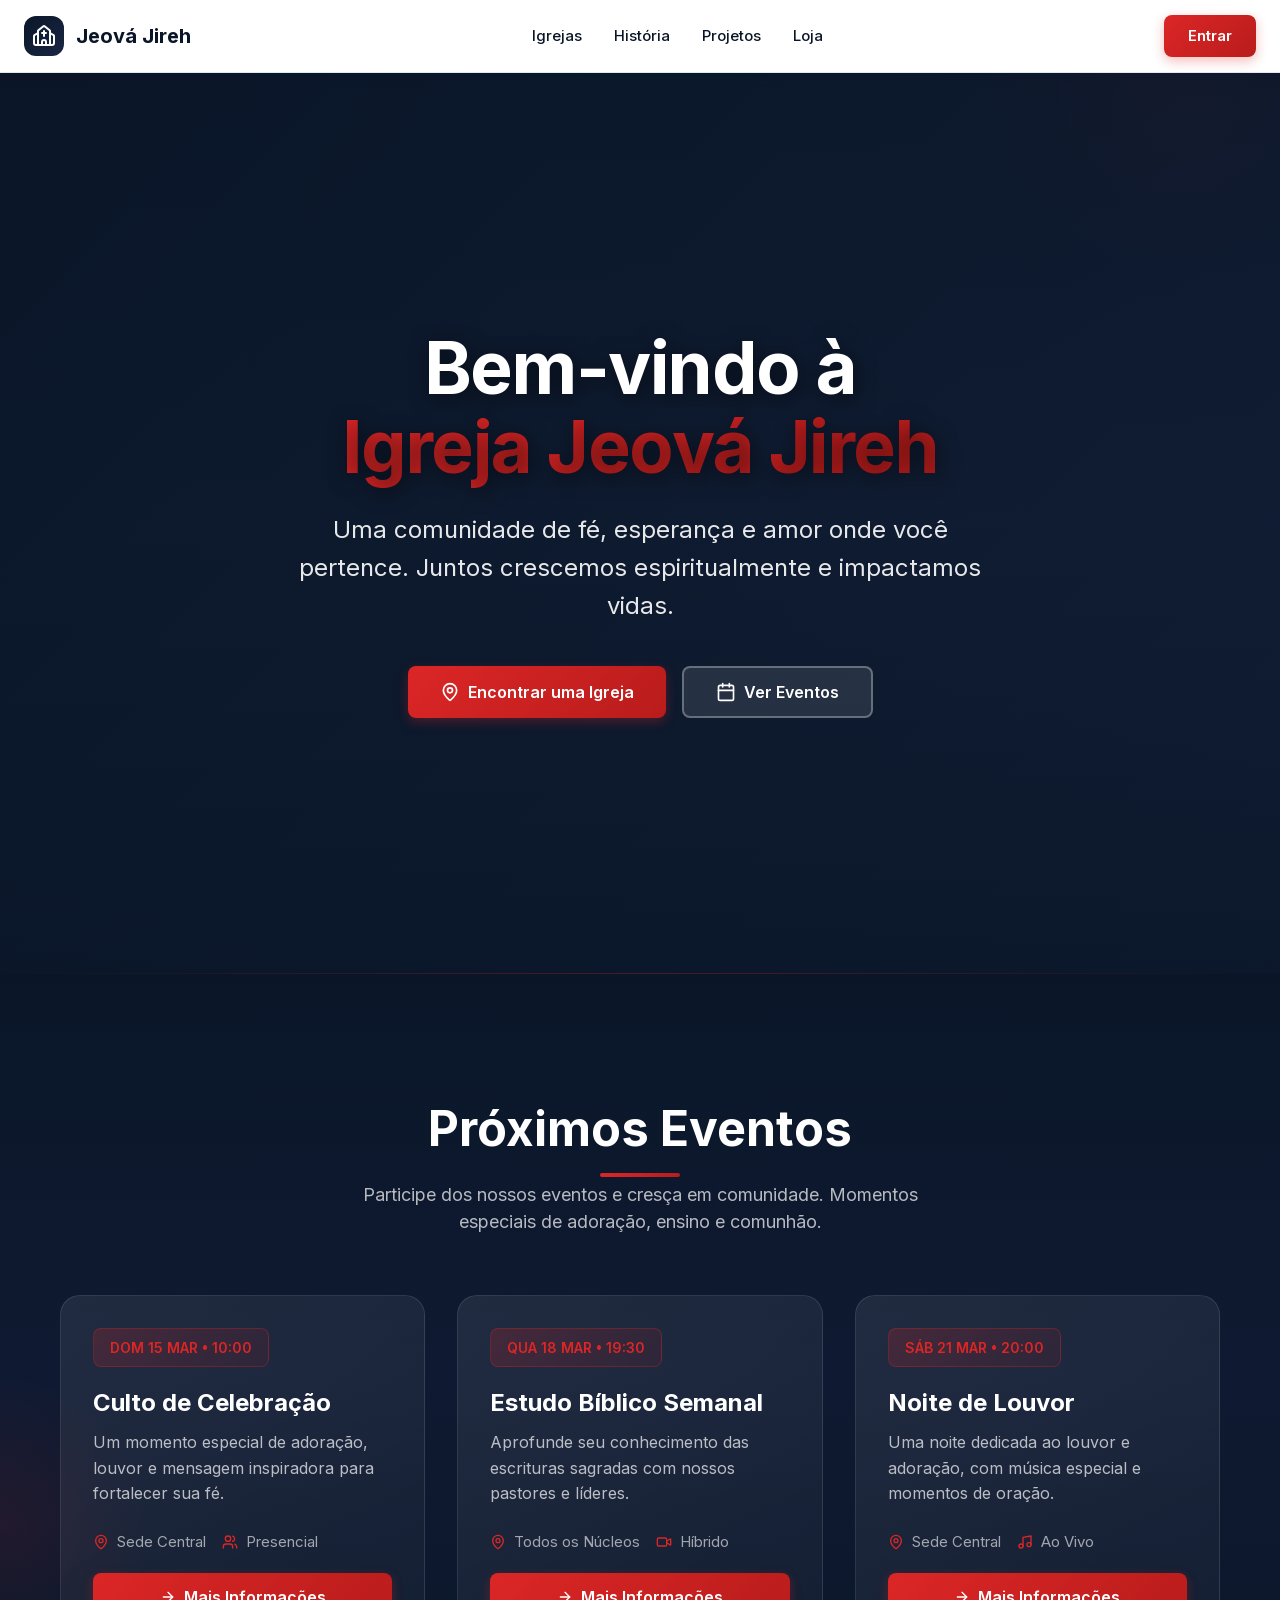
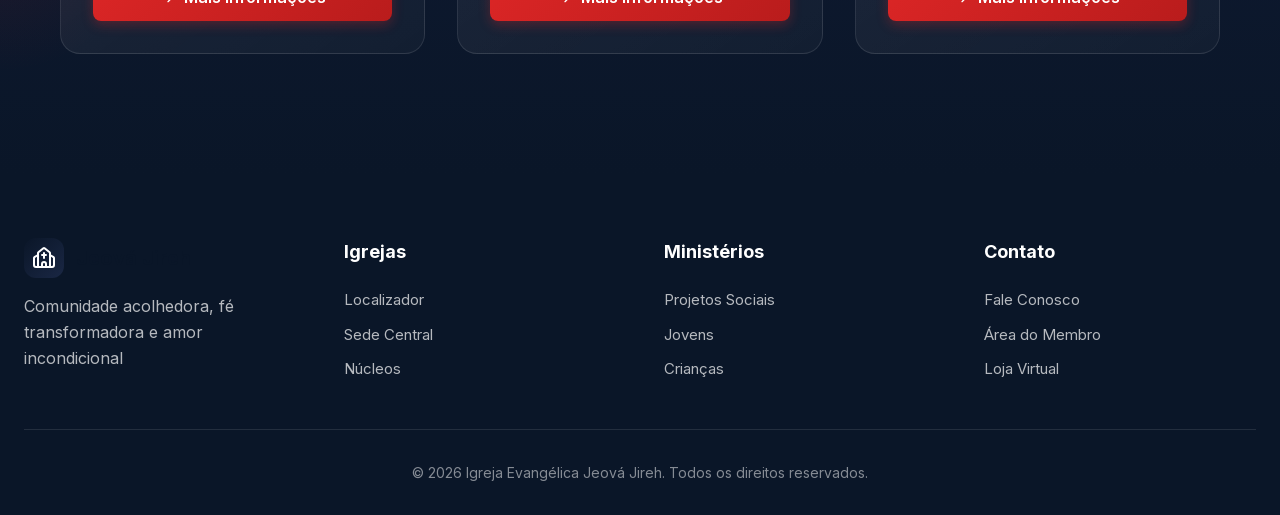
<file: index.html>
<!DOCTYPE html>
<html lang="pt-BR">
<head>
  <meta charset="utf-8"/>
  <meta name="viewport" content="width=device-width, initial-scale=1.0"/>
  <title>Igreja Evangélica Jeová Jireh - Bem-vindo</title>
  <script src="assets/resource_3fa48481346f.es"></script>
  <script src="assets/lucide_latest_2eebd0ebe8c2.es"></script>
  <link href="assets/css2_e81fa058d8df.css" rel="stylesheet"/>
  <link rel="stylesheet" href="styles-global.css"/>
  <style>
    /* === HERO SECTION ESPECÍFICA === */
    .hero-section {
      position: relative;
      min-height: 100vh;
      display: flex;
      align-items: center;
      justify-content: center;
      background: linear-gradient(135deg, #0A1628 0%, #1a2744 100%);
      overflow: hidden;
    }

    .hero-section::before {
      content: '';
      position: absolute;
      top: 0;
      left: 0;
      width: 100%;
      height: 100%;
      background-image: url('https://images.unsplash.com/photo-1438232992991-995b7058bbb3?ixlib=rb-4.0.3&auto=format&fit=crop&w=2071&q=80');
      background-size: cover;
      background-position: center;
      opacity: 0.4;
      filter: brightness(0.7) contrast(1.2);
    }

    .hero-section::after {
      content: '';
      position: absolute;
      top: 0;
      left: 0;
      width: 100%;
      height: 100%;
      background: linear-gradient(to bottom,
        rgba(10, 22, 40, 0.7) 0%,
        rgba(10, 22, 40, 0.5) 50%,
        rgba(10, 22, 40, 0.9) 100%
      );
    }

    .hero-content {
      position: relative;
      z-index: 10;
      text-align: center;
      max-width: 900px;
      padding: 0 20px;
    }

    .hero-title {
      font-size: clamp(2.5rem, 6vw, 4.5rem);
      font-weight: 700;
      line-height: 1.1;
      margin-bottom: 1.5rem;
      color: #ffffff;
      text-shadow: 2px 4px 20px rgba(0, 0, 0, 0.5);
      letter-spacing: -0.02em;
    }

    .hero-subtitle {
      font-size: clamp(1.125rem, 2vw, 1.5rem);
      font-weight: 400;
      line-height: 1.6;
      margin-bottom: 2.5rem;
      color: rgba(255, 255, 255, 0.9);
      max-width: 700px;
      margin-left: auto;
      margin-right: auto;
    }

    .hero-gradient-text {
      background: linear-gradient(135deg, #DC2626 0%, #B91C1C 100%);
      -webkit-background-clip: text;
      -webkit-text-fill-color: transparent;
      background-clip: text;
    }

    /* === PRÓXIMOS EVENTOS === */
    .events-section {
      position: relative;
      padding: 120px 0;
      background: linear-gradient(180deg, #0A1628 0%, #0f1a32 50%, #0A1628 100%);
    }

    .events-section::before {
      content: '';
      position: absolute;
      top: 0;
      left: 0;
      width: 100%;
      height: 1px;
      background: linear-gradient(90deg, transparent, rgba(220, 38, 38, 0.3), transparent);
    }

    .section-header {
      text-align: center;
      margin-bottom: 60px;
    }

    .section-title-white {
      font-size: clamp(2rem, 4vw, 3rem);
      font-weight: 700;
      color: #ffffff;
      margin-bottom: 1rem;
      position: relative;
      display: inline-block;
    }

    .section-title-white::after {
      content: '';
      position: absolute;
      bottom: -12px;
      left: 50%;
      transform: translateX(-50%);
      width: 80px;
      height: 4px;
      background: linear-gradient(90deg, #DC2626, #B91C1C);
      border-radius: 2px;
    }

    .events-grid {
      display: grid;
      grid-template-columns: repeat(auto-fit, minmax(320px, 1fr));
      gap: 32px;
      max-width: 1200px;
      margin: 0 auto;
      padding: 0 20px;
    }

    .event-card {
      background: linear-gradient(145deg, rgba(255, 255, 255, 0.08) 0%, rgba(255, 255, 255, 0.03) 100%);
      border: 1px solid rgba(255, 255, 255, 0.1);
      border-radius: 20px;
      padding: 32px;
      transition: all 0.4s cubic-bezier(0.4, 0, 0.2, 1);
      position: relative;
      overflow: hidden;
    }

    .event-card::before {
      content: '';
      position: absolute;
      top: 0;
      left: 0;
      width: 100%;
      height: 4px;
      background: linear-gradient(90deg, #DC2626, #B91C1C);
      transform: scaleX(0);
      transition: transform 0.4s cubic-bezier(0.4, 0, 0.2, 1);
    }

    .event-card:hover {
      transform: translateY(-8px);
      background: linear-gradient(145deg, rgba(255, 255, 255, 0.12) 0%, rgba(255, 255, 255, 0.05) 100%);
      border-color: rgba(220, 38, 38, 0.3);
      box-shadow: 0 20px 40px rgba(0, 0, 0, 0.3);
    }

    .event-card:hover::before {
      transform: scaleX(1);
    }

    .event-date {
      display: inline-block;
      padding: 8px 16px;
      background: linear-gradient(135deg, rgba(220, 38, 38, 0.2) 0%, rgba(185, 28, 28, 0.1) 100%);
      border: 1px solid rgba(220, 38, 38, 0.3);
      border-radius: 8px;
      font-size: 0.875rem;
      font-weight: 600;
      color: #DC2626;
      margin-bottom: 20px;
    }

    .event-title {
      font-size: 1.5rem;
      font-weight: 700;
      color: #ffffff;
      margin-bottom: 12px;
      line-height: 1.3;
    }

    .event-description {
      font-size: 1rem;
      color: rgba(255, 255, 255, 0.7);
      line-height: 1.6;
      margin-bottom: 24px;
    }

    .event-meta {
      display: flex;
      flex-wrap: wrap;
      gap: 16px;
      font-size: 0.9375rem;
      color: rgba(255, 255, 255, 0.6);
      margin-bottom: 20px;
    }

    .event-meta-item {
      display: flex;
      align-items: center;
      gap: 8px;
    }

    .event-meta-item svg {
      color: #DC2626;
    }

    /* === DECORAÇÕES === */
    .decoration-circle {
      position: absolute;
      border-radius: 50%;
      background: radial-gradient(circle, rgba(220, 38, 38, 0.1) 0%, transparent 70%);
      pointer-events: none;
    }

    .decoration-circle-1 {
      width: 400px;
      height: 400px;
      top: -200px;
      right: -100px;
    }

    .decoration-circle-2 {
      width: 300px;
      height: 300px;
      bottom: 100px;
      left: -150px;
    }

    @media (max-width: 768px) {
      .hero-section {
        min-height: auto;
        padding: 120px 20px 80px;
      }

      .events-grid {
        grid-template-columns: 1fr;
        padding: 0 20px;
      }

      .event-card {
        padding: 24px;
      }
    }
  </style>
</head>
<body>

  <!-- Header Global -->
  <nav class="header-global">
    <div class="header-container">
      <a href="index.html" class="header-logo">
        <div class="header-logo-icon">
          <i data-lucide="church" style="width: 24px; height: 24px;"></i>
        </div>
        <span>Jeová Jireh</span>
      </a>

      <div class="header-nav">
        <a href="igrejas.html" class="nav-link">Igrejas</a>
        <a href="historia.html" class="nav-link">História</a>
        <a href="projetos.html" class="nav-link">Projetos</a>
        <a href="loja.html" class="nav-link">Loja</a>
      </div>

      <div class="header-actions">
        <a href="login.html" class="btn-login">Entrar</a>
        <button class="btn-mobile-menu" onclick="toggleMobileMenu()" aria-label="Menu">
          <i data-lucide="menu" style="width: 24px; height: 24px;"></i>
        </button>
      </div>
    </div>
  </nav>

  <!-- Mobile Menu -->
  <div class="mobile-menu-overlay" id="mobileMenuOverlay" onclick="toggleMobileMenu()"></div>
  <div class="mobile-menu" id="mobileMenu">
    <div class="mobile-menu-header">
      <div class="header-logo">
        <div class="header-logo-icon">
          <i data-lucide="church" style="width: 24px; height: 24px;"></i>
        </div>
        <span>Jeová Jireh</span>
      </div>
      <button onclick="toggleMobileMenu()" aria-label="Fechar">
        <i data-lucide="x" style="width: 24px; height: 24px;"></i>
      </button>
    </div>
    <nav class="mobile-nav">
      <a href="igrejas.html" class="mobile-nav-link">Igrejas</a>
      <a href="historia.html" class="mobile-nav-link">História</a>
      <a href="projetos.html" class="mobile-nav-link">Projetos</a>
      <a href="loja.html" class="mobile-nav-link">Loja</a>
      <a href="login.html" class="mobile-nav-link">Entrar</a>
    </nav>
  </div>

  <!-- Hero Section -->
  <section class="hero-section">
    <div class="decoration-circle decoration-circle-1"></div>

    <div class="hero-content">
      <h1 class="hero-title animate-fade-in-up">
        Bem-vindo à<br/>
        <span class="hero-gradient-text">Igreja Jeová Jireh</span>
      </h1>

      <p class="hero-subtitle animate-fade-in-up delay-1">
        Uma comunidade de fé, esperança e amor onde você pertence. Juntos crescemos espiritualmente e impactamos vidas.
      </p>

      <div class="animate-fade-in-up delay-2" style="display: flex; flex-wrap: wrap; gap: 16px; justify-content: center;">
        <a href="igrejas.html" class="btn-primary">
          <i data-lucide="map-pin" style="width: 20px; height: 20px;"></i>
          Encontrar uma Igreja
        </a>

        <a href="#eventos" class="btn-secondary" style="background: rgba(255, 255, 255, 0.1); border-color: rgba(255, 255, 255, 0.3); color: #ffffff;">
          <i data-lucide="calendar" style="width: 20px; height: 20px;"></i>
          Ver Eventos
        </a>
      </div>
    </div>
  </section>

  <!-- Próximos Eventos -->
  <section id="eventos" class="events-section">
    <div class="decoration-circle decoration-circle-2"></div>

    <div class="section-header">
      <h2 class="section-title-white animate-fade-in-up">
        Próximos Eventos
      </h2>
      <p class="section-subtitle animate-fade-in-up delay-1" style="color: rgba(255, 255, 255, 0.7);">
        Participe dos nossos eventos e cresça em comunidade. Momentos especiais de adoração, ensino e comunhão.
      </p>
    </div>

    <div class="events-grid">
      <!-- Event Card 1 -->
      <div class="event-card animate-fade-in-up delay-1">
        <span class="event-date">DOM 15 MAR • 10:00</span>
        <h3 class="event-title">Culto de Celebração</h3>
        <p class="event-description">
          Um momento especial de adoração, louvor e mensagem inspiradora para fortalecer sua fé.
        </p>
        <div class="event-meta">
          <div class="event-meta-item">
            <i data-lucide="map-pin" style="width: 16px; height: 16px;"></i>
            Sede Central
          </div>
          <div class="event-meta-item">
            <i data-lucide="users" style="width: 16px; height: 16px;"></i>
            Presencial
          </div>
        </div>
        <a href="#" class="btn-primary" style="width: 100%; justify-content: center;">
          <i data-lucide="arrow-right" style="width: 16px; height: 16px;"></i>
          Mais Informações
        </a>
      </div>

      <!-- Event Card 2 -->
      <div class="event-card animate-fade-in-up delay-2">
        <span class="event-date">QUA 18 MAR • 19:30</span>
        <h3 class="event-title">Estudo Bíblico Semanal</h3>
        <p class="event-description">
          Aprofunde seu conhecimento das escrituras sagradas com nossos pastores e líderes.
        </p>
        <div class="event-meta">
          <div class="event-meta-item">
            <i data-lucide="map-pin" style="width: 16px; height: 16px;"></i>
            Todos os Núcleos
          </div>
          <div class="event-meta-item">
            <i data-lucide="video" style="width: 16px; height: 16px;"></i>
            Híbrido
          </div>
        </div>
        <a href="#" class="btn-primary" style="width: 100%; justify-content: center;">
          <i data-lucide="arrow-right" style="width: 16px; height: 16px;"></i>
          Mais Informações
        </a>
      </div>

      <!-- Event Card 3 -->
      <div class="event-card animate-fade-in-up delay-3">
        <span class="event-date">SÁB 21 MAR • 20:00</span>
        <h3 class="event-title">Noite de Louvor</h3>
        <p class="event-description">
          Uma noite dedicada ao louvor e adoração, com música especial e momentos de oração.
        </p>
        <div class="event-meta">
          <div class="event-meta-item">
            <i data-lucide="map-pin" style="width: 16px; height: 16px;"></i>
            Sede Central
          </div>
          <div class="event-meta-item">
            <i data-lucide="music" style="width: 16px; height: 16px;"></i>
            Ao Vivo
          </div>
        </div>
        <a href="#" class="btn-primary" style="width: 100%; justify-content: center;">
          <i data-lucide="arrow-right" style="width: 16px; height: 16px;"></i>
          Mais Informações
        </a>
      </div>
    </div>
  </section>

  <!-- Footer Global -->
  <footer class="footer-global">
    <div class="footer-container">
      <div class="footer-content">
        <div class="footer-column">
          <div class="header-logo" style="margin-bottom: 16px;">
            <div class="header-logo-icon">
              <i data-lucide="church" style="width: 24px; height: 24px;"></i>
            </div>
            <span>Jeová Jireh</span>
          </div>
          <p style="color: rgba(255,255,255,0.7); line-height: 1.6;">
            Comunidade acolhedora, fé transformadora e amor incondicional
          </p>
        </div>

        <div class="footer-column">
          <h4>Igrejas</h4>
          <nav class="footer-links">
            <a href="igrejas.html" class="footer-link">Localizador</a>
            <a href="#" class="footer-link">Sede Central</a>
            <a href="#" class="footer-link">Núcleos</a>
          </nav>
        </div>

        <div class="footer-column">
          <h4>Ministérios</h4>
          <nav class="footer-links">
            <a href="projetos.html" class="footer-link">Projetos Sociais</a>
            <a href="#" class="footer-link">Jovens</a>
            <a href="#" class="footer-link">Crianças</a>
          </nav>
        </div>

        <div class="footer-column">
          <h4>Contato</h4>
          <nav class="footer-links">
            <a href="#" class="footer-link">Fale Conosco</a>
            <a href="login.html" class="footer-link">Área do Membro</a>
            <a href="loja.html" class="footer-link">Loja Virtual</a>
          </nav>
        </div>
      </div>

      <div class="footer-bottom">
        <p>© 2026 Igreja Evangélica Jeová Jireh. Todos os direitos reservados.</p>
      </div>
    </div>
  </footer>

  <script>
    function toggleMobileMenu() {
      document.getElementById('mobileMenu').classList.toggle('open');
      document.getElementById('mobileMenuOverlay').classList.toggle('open');
    }

    lucide.createIcons();
  </script>

</body>
</html>
</file>
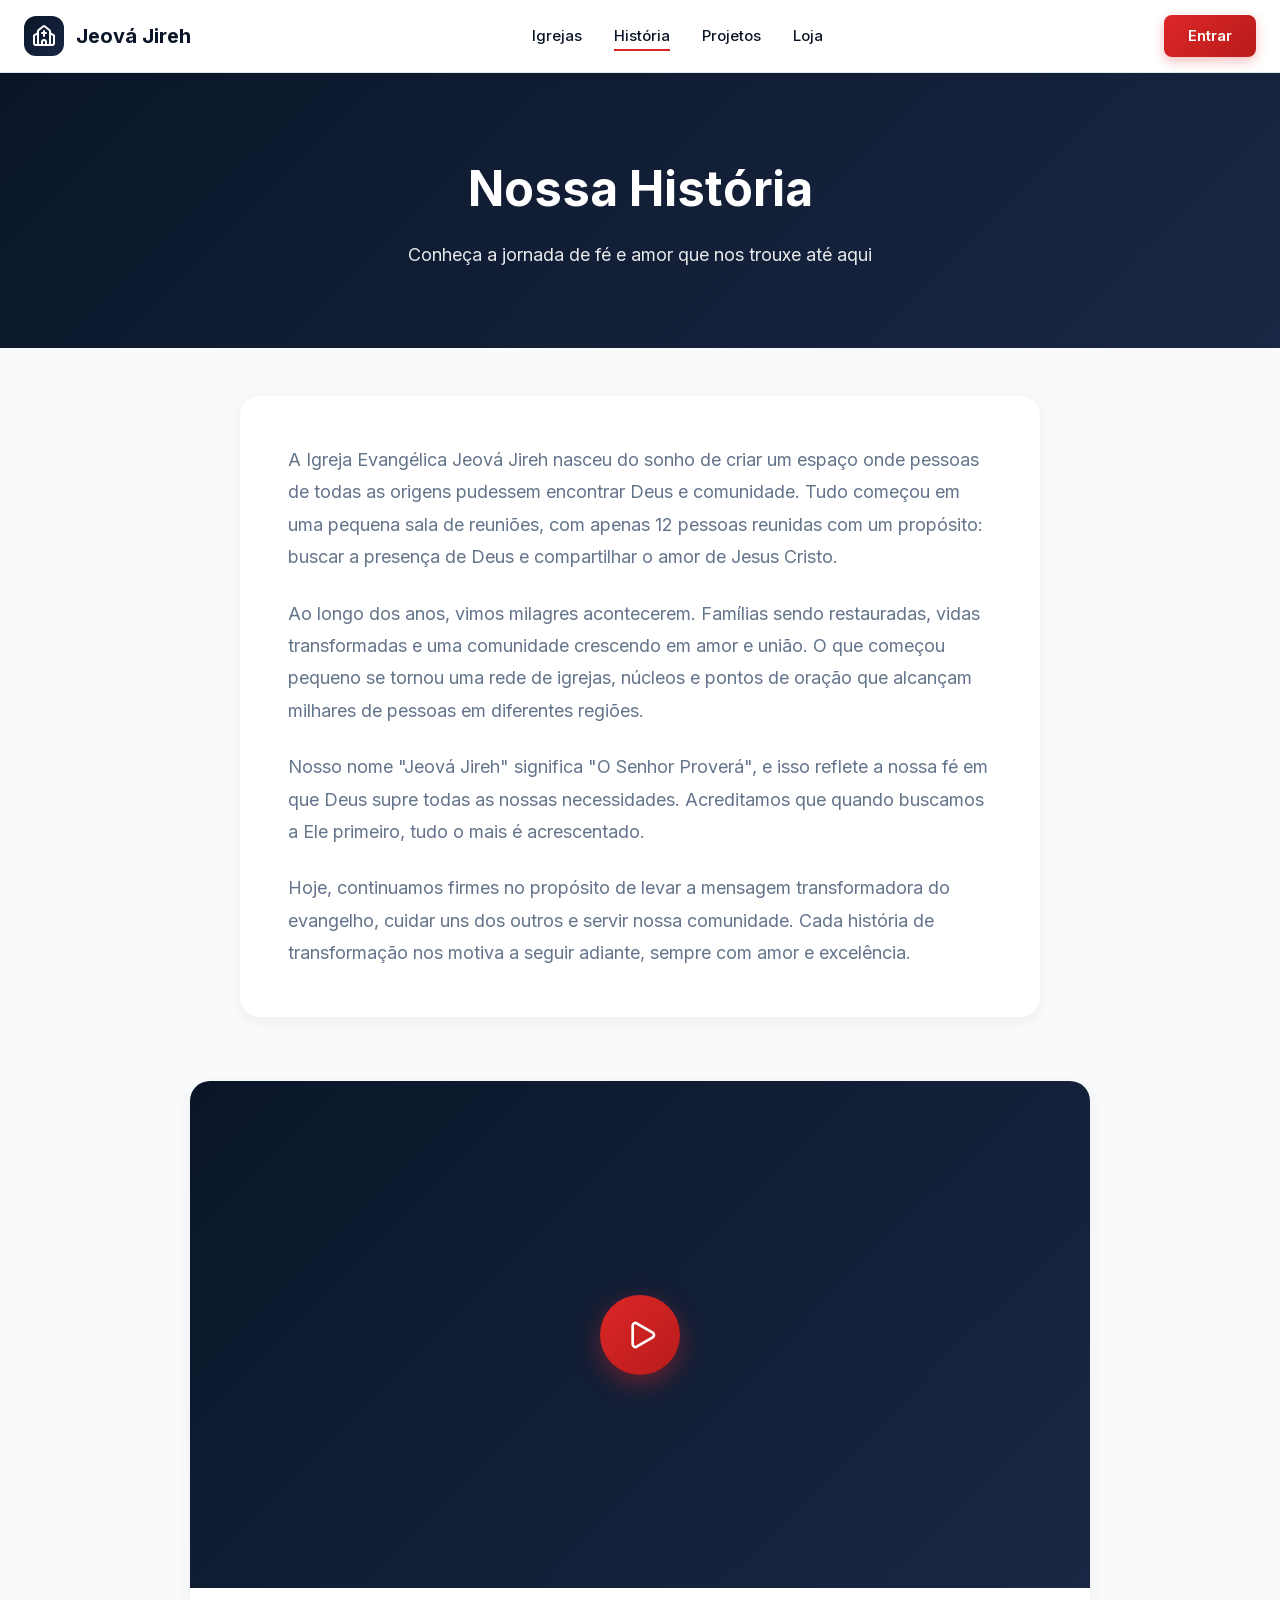
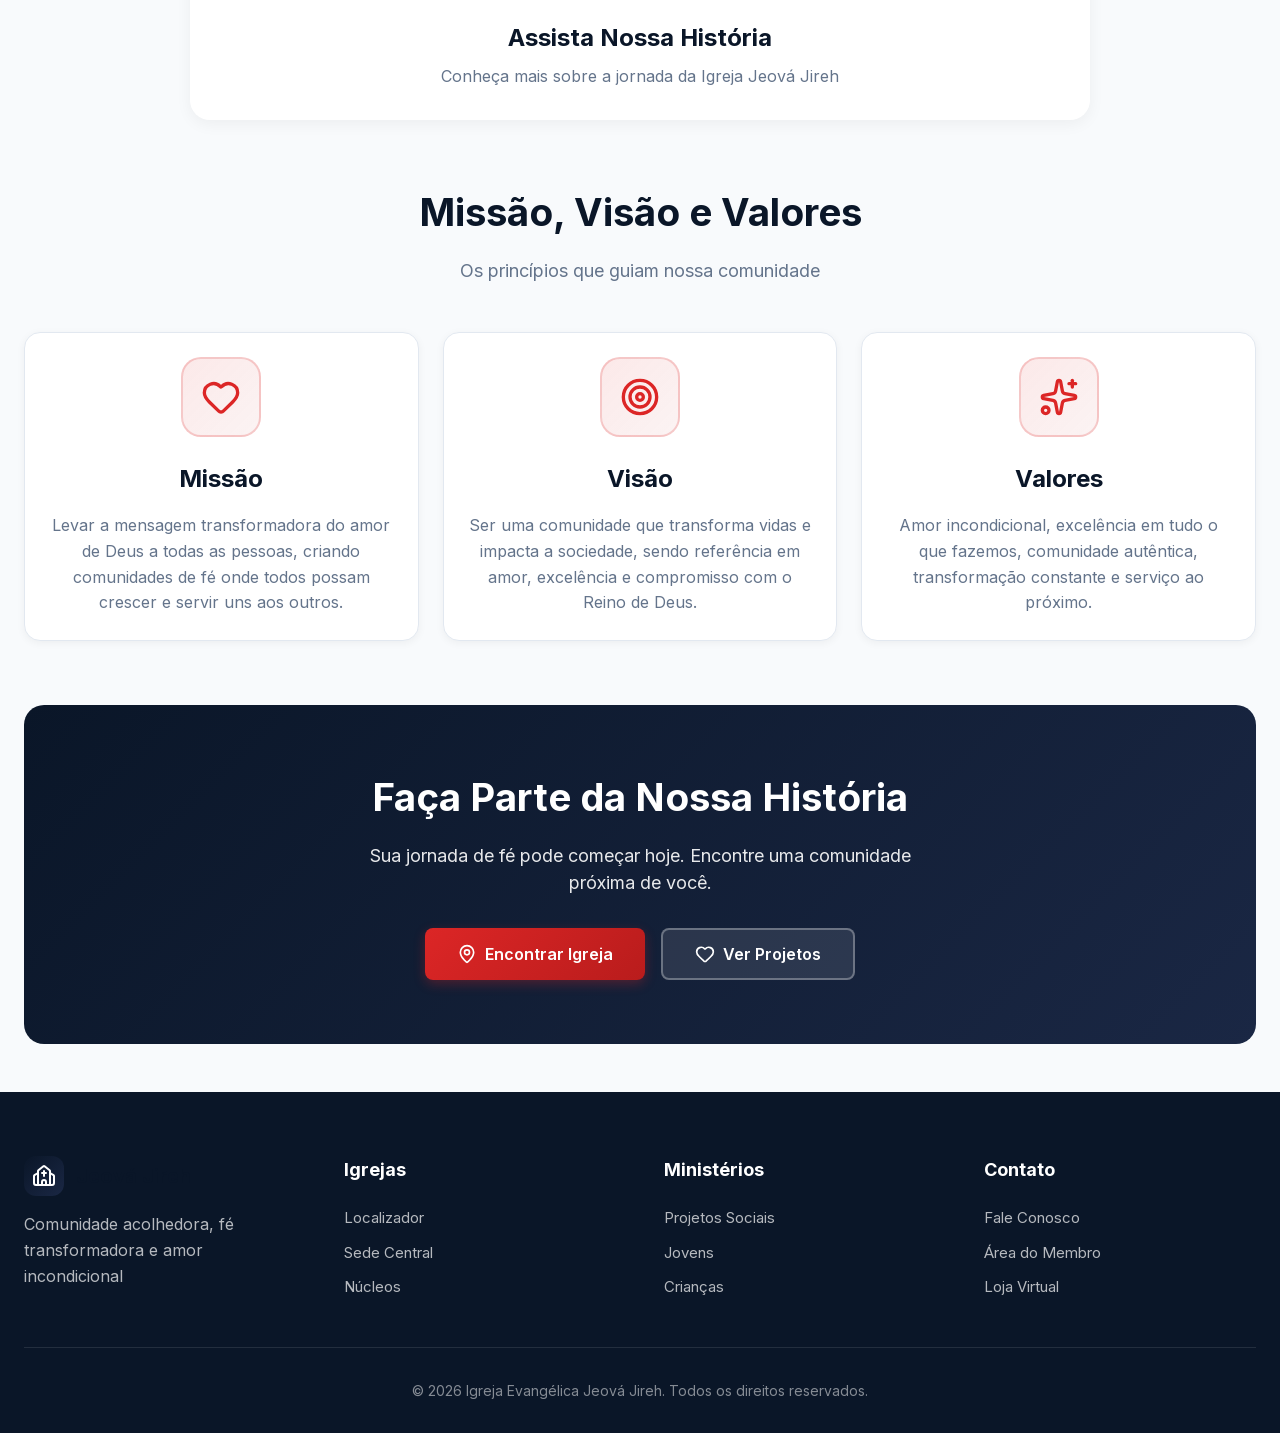
<file: historia.html>
<!DOCTYPE html>
<html lang="pt-BR">
<head>
  <meta charset="utf-8"/>
  <meta name="viewport" content="width=device-width, initial-scale=1.0"/>
  <title>Igreja Evangélica Jeová Jireh - Nossa História</title>
  <script src="assets/resource_3fa48481346f.es"></script>
  <script src="assets/lucide_latest_2eebd0ebe8c2.es"></script>
  <link href="assets/css2_e81fa058d8df.css" rel="stylesheet"/>
  <link rel="stylesheet" href="styles-global.css"/>
</head>
<body>

  <!-- Header Global -->
  <nav class="header-global">
    <div class="header-container">
      <a href="index.html" class="header-logo">
        <div class="header-logo-icon">
          <i data-lucide="church" style="width: 24px; height: 24px;"></i>
        </div>
        <span>Jeová Jireh</span>
      </a>

      <div class="header-nav">
        <a href="igrejas.html" class="nav-link">Igrejas</a>
        <a href="historia.html" class="nav-link active">História</a>
        <a href="projetos.html" class="nav-link">Projetos</a>
        <a href="loja.html" class="nav-link">Loja</a>
      </div>

      <div class="header-actions">
        <a href="login.html" class="btn-login">Entrar</a>
        <button class="btn-mobile-menu" onclick="toggleMobileMenu()" aria-label="Menu">
          <i data-lucide="menu" style="width: 24px; height: 24px;"></i>
        </button>
      </div>
    </div>
  </nav>

  <!-- Mobile Menu -->
  <div class="mobile-menu-overlay" id="mobileMenuOverlay" onclick="toggleMobileMenu()"></div>
  <div class="mobile-menu" id="mobileMenu">
    <div class="mobile-menu-header">
      <div class="header-logo">
        <div class="header-logo-icon">
          <i data-lucide="church" style="width: 24px; height: 24px;"></i>
        </div>
        <span>Jeová Jireh</span>
      </div>
      <button onclick="toggleMobileMenu()" aria-label="Fechar">
        <i data-lucide="x" style="width: 24px; height: 24px;"></i>
      </button>
    </div>
    <nav class="mobile-nav">
      <a href="igrejas.html" class="mobile-nav-link">Igrejas</a>
      <a href="historia.html" class="mobile-nav-link active">História</a>
      <a href="projetos.html" class="mobile-nav-link">Projetos</a>
      <a href="loja.html" class="mobile-nav-link">Loja</a>
      <a href="login.html" class="mobile-nav-link">Entrar</a>
    </nav>
  </div>

  <!-- Hero Section -->
  <section class="hero-internal">
    <div class="hero-internal-content">
      <h1 class="hero-internal-title animate-fade-in-up">
        Nossa História
      </h1>
      <p class="hero-internal-subtitle animate-fade-in-up delay-1">
        Conheça a jornada de fé e amor que nos trouxe até aqui
      </p>
    </div>
  </section>

  <!-- Page Content -->
  <main class="page-content">
    <div class="content-wrapper">
      <!-- Story Section -->
      <section style="max-width: 800px; margin: 0 auto 64px;" class="animate-fade-in-up">
        <div style="background: var(--white); border-radius: 20px; padding: 48px; box-shadow: 0 4px 16px rgba(0,0,0,0.05);">
          <p style="font-size: 1.125rem; color: var(--text-secondary); line-height: 1.8; margin-bottom: 24px;">
            A Igreja Evangélica Jeová Jireh nasceu do sonho de criar um espaço onde pessoas de todas as origens pudessem encontrar Deus e comunidade. Tudo começou em uma pequena sala de reuniões, com apenas 12 pessoas reunidas com um propósito: buscar a presença de Deus e compartilhar o amor de Jesus Cristo.
          </p>

          <p style="font-size: 1.125rem; color: var(--text-secondary); line-height: 1.8; margin-bottom: 24px;">
            Ao longo dos anos, vimos milagres acontecerem. Famílias sendo restauradas, vidas transformadas e uma comunidade crescendo em amor e união. O que começou pequeno se tornou uma rede de igrejas, núcleos e pontos de oração que alcançam milhares de pessoas em diferentes regiões.
          </p>

          <p style="font-size: 1.125rem; color: var(--text-secondary); line-height: 1.8; margin-bottom: 24px;">
            Nosso nome "Jeová Jireh" significa "O Senhor Proverá", e isso reflete a nossa fé em que Deus supre todas as nossas necessidades. Acreditamos que quando buscamos a Ele primeiro, tudo o mais é acrescentado.
          </p>

          <p style="font-size: 1.125rem; color: var(--text-secondary); line-height: 1.8;">
            Hoje, continuamos firmes no propósito de levar a mensagem transformadora do evangelho, cuidar uns dos outros e servir nossa comunidade. Cada história de transformação nos motiva a seguir adiante, sempre com amor e excelência.
          </p>
        </div>
      </section>

      <!-- Video Section -->
      <section style="max-width: 900px; margin: 0 auto 64px;" class="animate-fade-in-up delay-1">
        <div style="background: var(--white); border-radius: 20px; overflow: hidden; box-shadow: 0 4px 16px rgba(0,0,0,0.05);">
          <div style="aspect-ratio: 16/9; background: linear-gradient(135deg, #0A1628 0%, #1a2744 100%); display: flex; align-items: center; justify-content: center;">
            <button style="width: 80px; height: 80px; background: linear-gradient(135deg, #DC2626 0%, #B91C1C 100%); border-radius: 50%; display: flex; align-items: center; justify-content: center; color: white; box-shadow: 0 8px 24px rgba(220, 38, 38, 0.4); transition: all 0.3s ease;">
              <i data-lucide="play" style="width: 32px; height: 32px; margin-left: 4px;"></i>
            </button>
          </div>
          <div style="padding: 32px; text-align: center;">
            <h3 style="font-size: 1.5rem; font-weight: 700; color: var(--navy-dark); margin-bottom: 8px;">Assista Nossa História</h3>
            <p style="color: var(--text-secondary);">Conheça mais sobre a jornada da Igreja Jeová Jireh</p>
          </div>
        </div>
      </section>

      <!-- Mission, Vision, Values -->
      <section class="animate-fade-in-up delay-2">
        <div class="section-header">
          <h2 class="section-title">Missão, Visão e Valores</h2>
          <p class="section-subtitle">Os princípios que guiam nossa comunidade</p>
        </div>

        <div class="grid-3">
          <!-- Mission -->
          <div class="card" style="text-align: center;">
            <div class="card-content">
              <div style="width: 80px; height: 80px; background: linear-gradient(135deg, rgba(220, 38, 38, 0.1) 0%, rgba(185, 28, 28, 0.05) 100%); border: 2px solid rgba(220, 38, 38, 0.2); border-radius: 20px; display: flex; align-items: center; justify-content: center; margin: 0 auto 24px;">
                <i data-lucide="heart" style="width: 40px; height: 40px; color: #DC2626;"></i>
              </div>
              <h3 style="font-size: 1.5rem; font-weight: 700; color: var(--navy-dark); margin-bottom: 16px;">Missão</h3>
              <p style="color: var(--text-secondary); line-height: 1.6;">
                Levar a mensagem transformadora do amor de Deus a todas as pessoas, criando comunidades de fé onde todos possam crescer e servir uns aos outros.
              </p>
            </div>
          </div>

          <!-- Vision -->
          <div class="card" style="text-align: center;">
            <div class="card-content">
              <div style="width: 80px; height: 80px; background: linear-gradient(135deg, rgba(220, 38, 38, 0.1) 0%, rgba(185, 28, 28, 0.05) 100%); border: 2px solid rgba(220, 38, 38, 0.2); border-radius: 20px; display: flex; align-items: center; justify-content: center; margin: 0 auto 24px;">
                <i data-lucide="target" style="width: 40px; height: 40px; color: #DC2626;"></i>
              </div>
              <h3 style="font-size: 1.5rem; font-weight: 700; color: var(--navy-dark); margin-bottom: 16px;">Visão</h3>
              <p style="color: var(--text-secondary); line-height: 1.6;">
                Ser uma comunidade que transforma vidas e impacta a sociedade, sendo referência em amor, excelência e compromisso com o Reino de Deus.
              </p>
            </div>
          </div>

          <!-- Values -->
          <div class="card" style="text-align: center;">
            <div class="card-content">
              <div style="width: 80px; height: 80px; background: linear-gradient(135deg, rgba(220, 38, 38, 0.1) 0%, rgba(185, 28, 28, 0.05) 100%); border: 2px solid rgba(220, 38, 38, 0.2); border-radius: 20px; display: flex; align-items: center; justify-content: center; margin: 0 auto 24px;">
                <i data-lucide="sparkles" style="width: 40px; height: 40px; color: #DC2626;"></i>
              </div>
              <h3 style="font-size: 1.5rem; font-weight: 700; color: var(--navy-dark); margin-bottom: 16px;">Valores</h3>
              <p style="color: var(--text-secondary); line-height: 1.6;">
                Amor incondicional, excelência em tudo o que fazemos, comunidade autêntica, transformação constante e serviço ao próximo.
              </p>
            </div>
          </div>
        </div>
      </section>

      <!-- CTA Section -->
      <section style="margin-top: 64px;" class="animate-fade-in-up delay-3">
        <div style="background: linear-gradient(135deg, #0A1628 0%, #1a2744 100%); border-radius: 20px; padding: 64px 32px; text-align: center;">
          <h2 style="font-size: clamp(1.75rem, 3vw, 2.5rem); font-weight: 700; color: white; margin-bottom: 16px;">Faça Parte da Nossa História</h2>
          <p style="font-size: 1.125rem; color: rgba(255,255,255,0.9); max-width: 600px; margin: 0 auto 32px;">
            Sua jornada de fé pode começar hoje. Encontre uma comunidade próxima de você.
          </p>
          <div style="display: flex; gap: 16px; justify-content: center; flex-wrap: wrap;">
            <a href="igrejas.html" class="btn-primary">
              <i data-lucide="map-pin" style="width: 20px; height: 20px;"></i>
              Encontrar Igreja
            </a>
            <a href="projetos.html" class="btn-secondary" style="background: rgba(255,255,255,0.1); border-color: rgba(255,255,255,0.3); color: white;">
              <i data-lucide="heart" style="width: 20px; height: 20px;"></i>
              Ver Projetos
            </a>
          </div>
        </div>
      </section>
    </div>
  </main>

  <!-- Footer Global -->
  <footer class="footer-global">
    <div class="footer-container">
      <div class="footer-content">
        <div class="footer-column">
          <div class="header-logo" style="margin-bottom: 16px;">
            <div class="header-logo-icon">
              <i data-lucide="church" style="width: 24px; height: 24px;"></i>
            </div>
            <span>Jeová Jireh</span>
          </div>
          <p style="color: rgba(255,255,255,0.7); line-height: 1.6;">
            Comunidade acolhedora, fé transformadora e amor incondicional
          </p>
        </div>

        <div class="footer-column">
          <h4>Igrejas</h4>
          <nav class="footer-links">
            <a href="igrejas.html" class="footer-link">Localizador</a>
            <a href="#" class="footer-link">Sede Central</a>
            <a href="#" class="footer-link">Núcleos</a>
          </nav>
        </div>

        <div class="footer-column">
          <h4>Ministérios</h4>
          <nav class="footer-links">
            <a href="projetos.html" class="footer-link">Projetos Sociais</a>
            <a href="#" class="footer-link">Jovens</a>
            <a href="#" class="footer-link">Crianças</a>
          </nav>
        </div>

        <div class="footer-column">
          <h4>Contato</h4>
          <nav class="footer-links">
            <a href="#" class="footer-link">Fale Conosco</a>
            <a href="login.html" class="footer-link">Área do Membro</a>
            <a href="loja.html" class="footer-link">Loja Virtual</a>
          </nav>
        </div>
      </div>

      <div class="footer-bottom">
        <p>© 2026 Igreja Evangélica Jeová Jireh. Todos os direitos reservados.</p>
      </div>
    </div>
  </footer>

  <script>
    function toggleMobileMenu() {
      document.getElementById('mobileMenu').classList.toggle('open');
      document.getElementById('mobileMenuOverlay').classList.toggle('open');
    }

    lucide.createIcons();
  </script>

</body>
</html>
</file>
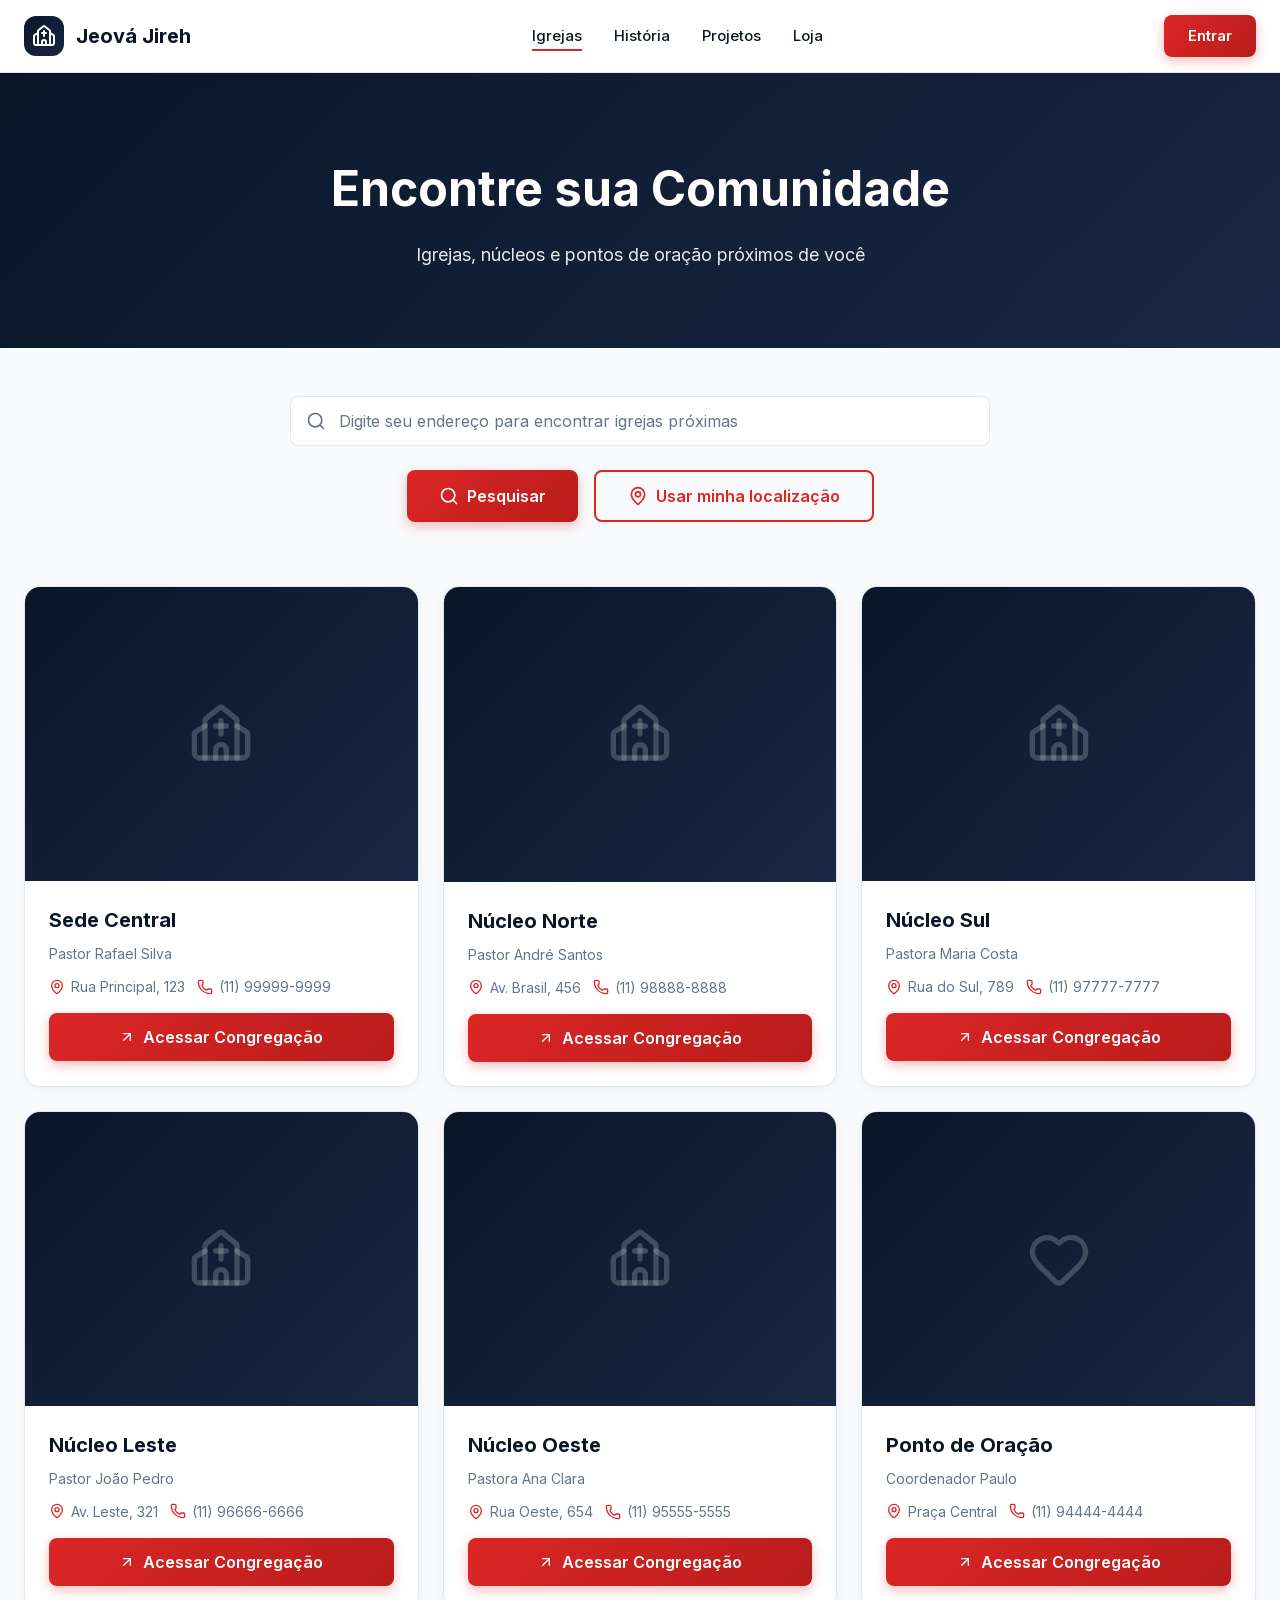
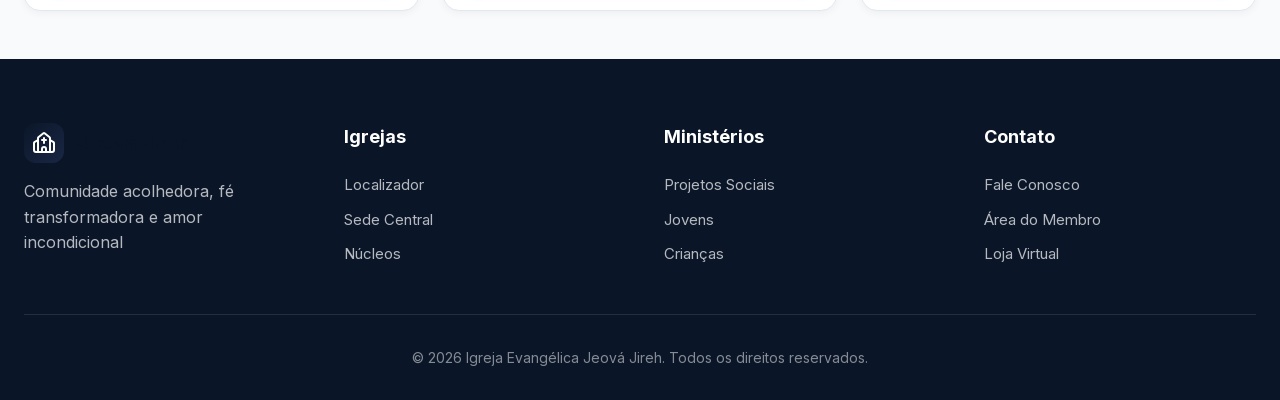
<file: igrejas.html>
<!DOCTYPE html>
<html lang="pt-BR">
<head>
  <meta charset="utf-8"/>
  <meta name="viewport" content="width=device-width, initial-scale=1.0"/>
  <title>Igreja Evangélica Jeová Jireh - Localizador</title>
  <script src="assets/resource_3fa48481346f.es"></script>
  <script src="assets/lucide_latest_2eebd0ebe8c2.es"></script>
  <link href="assets/css2_e81fa058d8df.css" rel="stylesheet"/>
  <link rel="stylesheet" href="styles-global.css"/>
</head>
<body>

  <!-- Header Global -->
  <nav class="header-global">
    <div class="header-container">
      <a href="index.html" class="header-logo">
        <div class="header-logo-icon">
          <i data-lucide="church" style="width: 24px; height: 24px;"></i>
        </div>
        <span>Jeová Jireh</span>
      </a>

      <div class="header-nav">
        <a href="igrejas.html" class="nav-link active">Igrejas</a>
        <a href="historia.html" class="nav-link">História</a>
        <a href="projetos.html" class="nav-link">Projetos</a>
        <a href="loja.html" class="nav-link">Loja</a>
      </div>

      <div class="header-actions">
        <a href="login.html" class="btn-login">Entrar</a>
        <button class="btn-mobile-menu" onclick="toggleMobileMenu()" aria-label="Menu">
          <i data-lucide="menu" style="width: 24px; height: 24px;"></i>
        </button>
      </div>
    </div>
  </nav>

  <!-- Mobile Menu -->
  <div class="mobile-menu-overlay" id="mobileMenuOverlay" onclick="toggleMobileMenu()"></div>
  <div class="mobile-menu" id="mobileMenu">
    <div class="mobile-menu-header">
      <div class="header-logo">
        <div class="header-logo-icon">
          <i data-lucide="church" style="width: 24px; height: 24px;"></i>
        </div>
        <span>Jeová Jireh</span>
      </div>
      <button onclick="toggleMobileMenu()" aria-label="Fechar">
        <i data-lucide="x" style="width: 24px; height: 24px;"></i>
      </button>
    </div>
    <nav class="mobile-nav">
      <a href="igrejas.html" class="mobile-nav-link active">Igrejas</a>
      <a href="historia.html" class="mobile-nav-link">História</a>
      <a href="projetos.html" class="mobile-nav-link">Projetos</a>
      <a href="loja.html" class="mobile-nav-link">Loja</a>
      <a href="login.html" class="mobile-nav-link">Entrar</a>
    </nav>
  </div>

  <!-- Hero Section -->
  <section class="hero-internal">
    <div class="hero-internal-content">
      <h1 class="hero-internal-title animate-fade-in-up">
        Encontre sua Comunidade
      </h1>
      <p class="hero-internal-subtitle animate-fade-in-up delay-1">
        Igrejas, núcleos e pontos de oração próximos de você
      </p>
    </div>
  </section>

  <!-- Page Content -->
  <main class="page-content">
    <div class="content-wrapper">
      <!-- Search Section -->
      <section class="animate-fade-in-up" style="max-width: 700px; margin: 0 auto 64px;">
        <div class="search-input" style="margin-bottom: 24px;">
          <input type="text" class="form-input" placeholder="Digite seu endereço para encontrar igrejas próximas" aria-label="Buscar igrejas"/>
          <i data-lucide="search" class="search-input-icon" style="width: 20px; height: 20px;"></i>
        </div>
        <div style="display: flex; gap: 16px; justify-content: center;">
          <button class="btn-primary">
            <i data-lucide="search" style="width: 20px; height: 20px;"></i>
            Pesquisar
          </button>
          <button class="btn-outline-red">
            <i data-lucide="map-pin" style="width: 20px; height: 20px;"></i>
            Usar minha localização
          </button>
        </div>
      </section>

      <!-- Churches Grid -->
      <section>
        <div class="grid-3">
          <!-- Church Card 1 -->
          <div class="card animate-fade-in-up delay-1">
            <div class="card-image" style="background: linear-gradient(135deg, #0A1628 0%, #1a2744 100%); display: flex; align-items: center; justify-content: center;">
              <i data-lucide="church" style="width: 64px; height: 64px; color: rgba(255,255,255,0.2);"></i>
            </div>
            <div class="card-content">
              <h3 class="card-title">Sede Central</h3>
              <p style="color: var(--text-secondary); font-size: 0.875rem; margin-bottom: 12px;">Pastor Rafael Silva</p>
              <div class="card-meta" style="margin-bottom: 16px;">
                <div class="card-meta-item">
                  <i data-lucide="map-pin" style="width: 16px; height: 16px;"></i>
                  Rua Principal, 123
                </div>
                <div class="card-meta-item">
                  <i data-lucide="phone" style="width: 16px; height: 16px;"></i>
                  (11) 99999-9999
                </div>
              </div>
              <a href="#" class="btn-primary" style="width: 100%; justify-content: center;">
                <i data-lucide="arrow-up-right" style="width: 16px; height: 16px;"></i>
                Acessar Congregação
              </a>
            </div>
          </div>

          <!-- Church Card 2 -->
          <div class="card animate-fade-in-up delay-2">
            <div class="card-image" style="background: linear-gradient(135deg, #0A1628 0%, #1a2744 100%); display: flex; align-items: center; justify-content: center;">
              <i data-lucide="church" style="width: 64px; height: 64px; color: rgba(255,255,255,0.2);"></i>
            </div>
            <div class="card-content">
              <h3 class="card-title">Núcleo Norte</h3>
              <p style="color: var(--text-secondary); font-size: 0.875rem; margin-bottom: 12px;">Pastor André Santos</p>
              <div class="card-meta" style="margin-bottom: 16px;">
                <div class="card-meta-item">
                  <i data-lucide="map-pin" style="width: 16px; height: 16px;"></i>
                  Av. Brasil, 456
                </div>
                <div class="card-meta-item">
                  <i data-lucide="phone" style="width: 16px; height: 16px;"></i>
                  (11) 98888-8888
                </div>
              </div>
              <a href="#" class="btn-primary" style="width: 100%; justify-content: center;">
                <i data-lucide="arrow-up-right" style="width: 16px; height: 16px;"></i>
                Acessar Congregação
              </a>
            </div>
          </div>

          <!-- Church Card 3 -->
          <div class="card animate-fade-in-up delay-3">
            <div class="card-image" style="background: linear-gradient(135deg, #0A1628 0%, #1a2744 100%); display: flex; align-items: center; justify-content: center;">
              <i data-lucide="church" style="width: 64px; height: 64px; color: rgba(255,255,255,0.2);"></i>
            </div>
            <div class="card-content">
              <h3 class="card-title">Núcleo Sul</h3>
              <p style="color: var(--text-secondary); font-size: 0.875rem; margin-bottom: 12px;">Pastora Maria Costa</p>
              <div class="card-meta" style="margin-bottom: 16px;">
                <div class="card-meta-item">
                  <i data-lucide="map-pin" style="width: 16px; height: 16px;"></i>
                  Rua do Sul, 789
                </div>
                <div class="card-meta-item">
                  <i data-lucide="phone" style="width: 16px; height: 16px;"></i>
                  (11) 97777-7777
                </div>
              </div>
              <a href="#" class="btn-primary" style="width: 100%; justify-content: center;">
                <i data-lucide="arrow-up-right" style="width: 16px; height: 16px;"></i>
                Acessar Congregação
              </a>
            </div>
          </div>

          <!-- Church Card 4 -->
          <div class="card animate-fade-in-up delay-1">
            <div class="card-image" style="background: linear-gradient(135deg, #0A1628 0%, #1a2744 100%); display: flex; align-items: center; justify-content: center;">
              <i data-lucide="church" style="width: 64px; height: 64px; color: rgba(255,255,255,0.2);"></i>
            </div>
            <div class="card-content">
              <h3 class="card-title">Núcleo Leste</h3>
              <p style="color: var(--text-secondary); font-size: 0.875rem; margin-bottom: 12px;">Pastor João Pedro</p>
              <div class="card-meta" style="margin-bottom: 16px;">
                <div class="card-meta-item">
                  <i data-lucide="map-pin" style="width: 16px; height: 16px;"></i>
                  Av. Leste, 321
                </div>
                <div class="card-meta-item">
                  <i data-lucide="phone" style="width: 16px; height: 16px;"></i>
                  (11) 96666-6666
                </div>
              </div>
              <a href="#" class="btn-primary" style="width: 100%; justify-content: center;">
                <i data-lucide="arrow-up-right" style="width: 16px; height: 16px;"></i>
                Acessar Congregação
              </a>
            </div>
          </div>

          <!-- Church Card 5 -->
          <div class="card animate-fade-in-up delay-2">
            <div class="card-image" style="background: linear-gradient(135deg, #0A1628 0%, #1a2744 100%); display: flex; align-items: center; justify-content: center;">
              <i data-lucide="church" style="width: 64px; height: 64px; color: rgba(255,255,255,0.2);"></i>
            </div>
            <div class="card-content">
              <h3 class="card-title">Núcleo Oeste</h3>
              <p style="color: var(--text-secondary); font-size: 0.875rem; margin-bottom: 12px;">Pastora Ana Clara</p>
              <div class="card-meta" style="margin-bottom: 16px;">
                <div class="card-meta-item">
                  <i data-lucide="map-pin" style="width: 16px; height: 16px;"></i>
                  Rua Oeste, 654
                </div>
                <div class="card-meta-item">
                  <i data-lucide="phone" style="width: 16px; height: 16px;"></i>
                  (11) 95555-5555
                </div>
              </div>
              <a href="#" class="btn-primary" style="width: 100%; justify-content: center;">
                <i data-lucide="arrow-up-right" style="width: 16px; height: 16px;"></i>
                Acessar Congregação
              </a>
            </div>
          </div>

          <!-- Church Card 6 -->
          <div class="card animate-fade-in-up delay-3">
            <div class="card-image" style="background: linear-gradient(135deg, #0A1628 0%, #1a2744 100%); display: flex; align-items: center; justify-content: center;">
              <i data-lucide="heart" style="width: 64px; height: 64px; color: rgba(255,255,255,0.2);"></i>
            </div>
            <div class="card-content">
              <h3 class="card-title">Ponto de Oração</h3>
              <p style="color: var(--text-secondary); font-size: 0.875rem; margin-bottom: 12px;">Coordenador Paulo</p>
              <div class="card-meta" style="margin-bottom: 16px;">
                <div class="card-meta-item">
                  <i data-lucide="map-pin" style="width: 16px; height: 16px;"></i>
                  Praça Central
                </div>
                <div class="card-meta-item">
                  <i data-lucide="phone" style="width: 16px; height: 16px;"></i>
                  (11) 94444-4444
                </div>
              </div>
              <a href="#" class="btn-primary" style="width: 100%; justify-content: center;">
                <i data-lucide="arrow-up-right" style="width: 16px; height: 16px;"></i>
                Acessar Congregação
              </a>
            </div>
          </div>
        </div>
      </section>
    </div>
  </main>

  <!-- Footer Global -->
  <footer class="footer-global">
    <div class="footer-container">
      <div class="footer-content">
        <div class="footer-column">
          <div class="header-logo" style="margin-bottom: 16px;">
            <div class="header-logo-icon">
              <i data-lucide="church" style="width: 24px; height: 24px;"></i>
            </div>
            <span>Jeová Jireh</span>
          </div>
          <p style="color: rgba(255,255,255,0.7); line-height: 1.6;">
            Comunidade acolhedora, fé transformadora e amor incondicional
          </p>
        </div>

        <div class="footer-column">
          <h4>Igrejas</h4>
          <nav class="footer-links">
            <a href="igrejas.html" class="footer-link">Localizador</a>
            <a href="#" class="footer-link">Sede Central</a>
            <a href="#" class="footer-link">Núcleos</a>
          </nav>
        </div>

        <div class="footer-column">
          <h4>Ministérios</h4>
          <nav class="footer-links">
            <a href="projetos.html" class="footer-link">Projetos Sociais</a>
            <a href="#" class="footer-link">Jovens</a>
            <a href="#" class="footer-link">Crianças</a>
          </nav>
        </div>

        <div class="footer-column">
          <h4>Contato</h4>
          <nav class="footer-links">
            <a href="#" class="footer-link">Fale Conosco</a>
            <a href="login.html" class="footer-link">Área do Membro</a>
            <a href="loja.html" class="footer-link">Loja Virtual</a>
          </nav>
        </div>
      </div>

      <div class="footer-bottom">
        <p>© 2026 Igreja Evangélica Jeová Jireh. Todos os direitos reservados.</p>
      </div>
    </div>
  </footer>

  <script>
    function toggleMobileMenu() {
      document.getElementById('mobileMenu').classList.toggle('open');
      document.getElementById('mobileMenuOverlay').classList.toggle('open');
    }

    lucide.createIcons();
  </script>

</body>
</html>
</file>
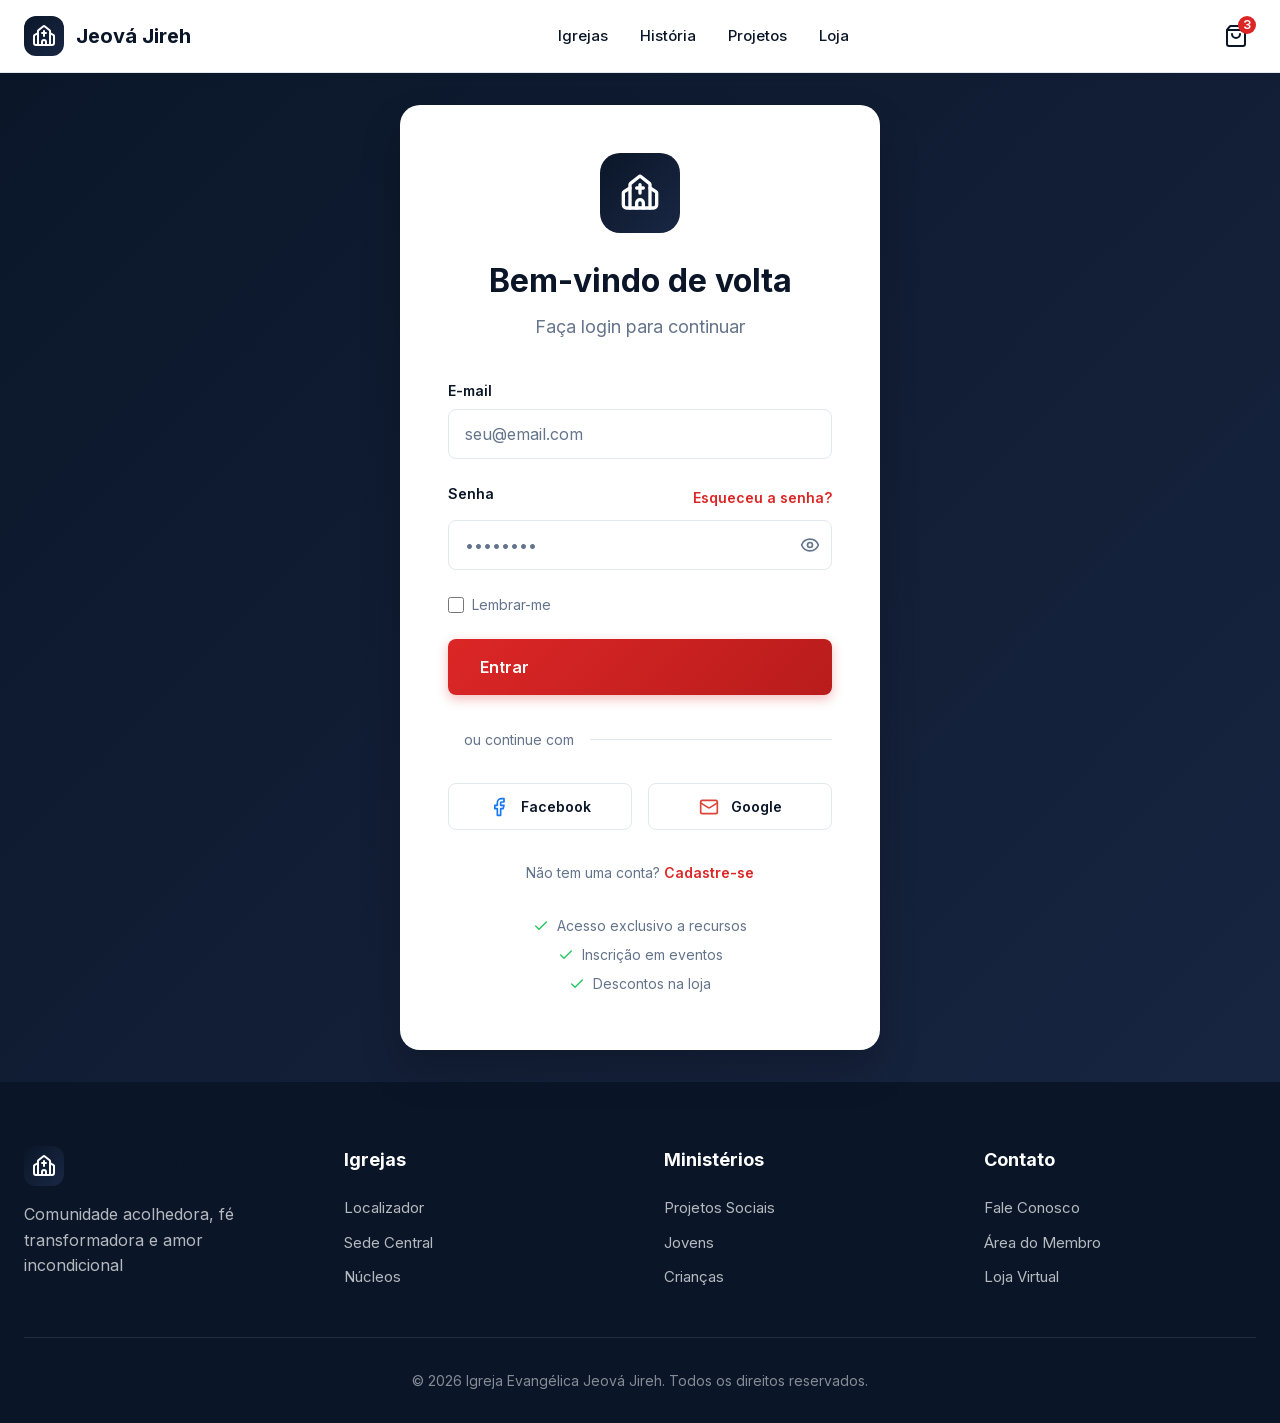
<file: login.html>
<!DOCTYPE html>
<html lang="pt-BR">
<head>
  <meta charset="utf-8"/>
  <meta name="viewport" content="width=device-width, initial-scale=1.0"/>
  <title>Igreja Evangélica Jeová Jireh - Entrar</title>
  <script src="assets/resource_3fa48481346f.es"></script>
  <script src="assets/lucide_latest_2eebd0ebe8c2.es"></script>
  <link href="assets/css2_e81fa058d8df.css" rel="stylesheet"/>
  <link rel="stylesheet" href="styles-global.css"/>
  <style>
    body {
      background: linear-gradient(135deg, #0A1628 0%, #1a2744 100%);
      min-height: 100vh;
    }

    .login-page {
      min-height: calc(100vh - 72px);
      display: flex;
      align-items: center;
      justify-content: center;
      padding: 32px 20px;
    }

    .auth-card {
      background: var(--white);
      border-radius: 20px;
      padding: 48px;
      max-width: 480px;
      width: 100%;
      box-shadow: 0 20px 40px rgba(0, 0, 0, 0.2);
    }

    .auth-header {
      text-align: center;
      margin-bottom: 40px;
    }

    .auth-icon {
      width: 80px;
      height: 80px;
      background: linear-gradient(135deg, #0A1628 0%, #1a2744 100%);
      border-radius: 20px;
      display: flex;
      align-items: center;
      justify-content: center;
      margin: 0 auto 24px;
    }

    .auth-title {
      font-size: 2rem;
      font-weight: 700;
      color: var(--navy-dark);
      margin-bottom: 8px;
    }

    .auth-subtitle {
      color: var(--text-secondary);
      font-size: 1.125rem;
    }

    .form-group {
      margin-bottom: 24px;
    }

    .form-label {
      display: block;
      font-size: 0.875rem;
      font-weight: 600;
      color: var(--navy-dark);
      margin-bottom: 8px;
    }

    .form-options {
      display: flex;
      align-items: center;
      justify-content: space-between;
      margin-bottom: 24px;
      font-size: 0.875rem;
    }

    .form-options label {
      display: flex;
      align-items: center;
      gap: 8px;
      color: var(--text-secondary);
      cursor: pointer;
    }

    .form-options input[type="checkbox"] {
      width: 16px;
      height: 16px;
      border-radius: 4px;
      accent-color: #DC2626;
    }

    .form-options a {
      color: #DC2626;
      font-weight: 600;
    }

    .auth-submit {
      width: 100%;
      padding: 16px 32px;
      font-size: 1rem;
    }

    .social-divider {
      position: relative;
      margin: 32px 0;
    }

    .social-divider::before {
      content: '';
      position: absolute;
      top: 50%;
      left: 0;
      right: 0;
      height: 1px;
      background: var(--gray-light);
    }

    .social-divider span {
      position: relative;
      background: var(--white);
      padding: 0 16px;
      color: var(--text-secondary);
      font-size: 0.875rem;
    }

    .social-buttons {
      display: grid;
      grid-template-columns: 1fr 1fr;
      gap: 16px;
    }

    .social-btn {
      padding: 12px;
      border: 1px solid var(--gray-light);
      border-radius: 8px;
      display: flex;
      align-items: center;
      justify-content: center;
      gap: 12px;
      font-size: 0.875rem;
      font-weight: 600;
      color: var(--navy-dark);
      transition: all 0.3s ease;
    }

    .social-btn:hover {
      background: var(--gray-ice);
      transform: translateY(-2px);
    }

    .auth-footer {
      text-align: center;
      margin-top: 32px;
      font-size: 0.875rem;
      color: var(--text-secondary);
    }

    .auth-footer a {
      color: #DC2626;
      font-weight: 600;
    }

    .benefits {
      margin-top: 32px;
      text-align: center;
      font-size: 0.875rem;
      color: var(--text-secondary);
    }

    .benefits p {
      display: flex;
      align-items: center;
      gap: 8px;
      justify-content: center;
      margin-bottom: 8px;
    }

    @media (max-width: 640px) {
      .auth-card {
        padding: 32px 24px;
      }

      .social-buttons {
        grid-template-columns: 1fr;
      }
    }
  </style>
</head>
<body>

  <!-- Header Global -->
  <nav class="header-global">
    <div class="header-container">
      <a href="index.html" class="header-logo">
        <div class="header-logo-icon">
          <i data-lucide="church" style="width: 24px; height: 24px;"></i>
        </div>
        <span>Jeová Jireh</span>
      </a>

      <div class="header-nav">
        <a href="igrejas.html" class="nav-link">Igrejas</a>
        <a href="historia.html" class="nav-link">História</a>
        <a href="projetos.html" class="nav-link">Projetos</a>
        <a href="loja.html" class="nav-link">Loja</a>
      </div>

      <div class="header-actions">
        <a href="loja.html" style="position: relative; color: var(--navy-dark); padding: 8px;" aria-label="Carrinho">
          <i data-lucide="shopping-bag" style="width: 24px; height: 24px;"></i>
          <span style="position: absolute; top: 0; right: 0; width: 18px; height: 18px; background: #DC2626; color: white; border-radius: 50%; font-size: 0.75rem; display: flex; align-items: center; justify-content: center; font-weight: 600;">3</span>
        </a>
        <button class="btn-mobile-menu" onclick="toggleMobileMenu()" aria-label="Menu">
          <i data-lucide="menu" style="width: 24px; height: 24px;"></i>
        </button>
      </div>
    </div>
  </nav>

  <!-- Mobile Menu -->
  <div class="mobile-menu-overlay" id="mobileMenuOverlay" onclick="toggleMobileMenu()"></div>
  <div class="mobile-menu" id="mobileMenu">
    <div class="mobile-menu-header">
      <div class="header-logo">
        <div class="header-logo-icon">
          <i data-lucide="church" style="width: 24px; height: 24px;"></i>
        </div>
        <span>Jeová Jireh</span>
      </div>
      <button onclick="toggleMobileMenu()" aria-label="Fechar">
        <i data-lucide="x" style="width: 24px; height: 24px;"></i>
      </button>
    </div>
    <nav class="mobile-nav">
      <a href="igrejas.html" class="mobile-nav-link">Igrejas</a>
      <a href="historia.html" class="mobile-nav-link">História</a>
      <a href="projetos.html" class="mobile-nav-link">Projetos</a>
      <a href="loja.html" class="mobile-nav-link">Loja</a>
      <a href="login.html" class="mobile-nav-link">Entrar</a>
    </nav>
  </div>

  <!-- Login Page -->
  <main class="login-page animate-fade-in-up">
    <div class="auth-card">
      <div class="auth-header">
        <div class="auth-icon">
          <i data-lucide="church" style="width: 40px; height: 40px; color: #ffffff;"></i>
        </div>
        <h1 class="auth-title">Bem-vindo de volta</h1>
        <p class="auth-subtitle">Faça login para continuar</p>
      </div>

      <form onsubmit="event.preventDefault(); handleLogin();">
        <div class="form-group">
          <label for="email" class="form-label">E-mail</label>
          <input
            id="email"
            type="email"
            class="form-input"
            placeholder="seu@email.com"
            required
            aria-describedby="email-error"
          />
        </div>

        <div class="form-group">
          <div style="display: flex; align-items: center; justify-content: space-between; margin-bottom: 8px;">
            <label for="password" class="form-label">Senha</label>
            <a href="#" style="font-size: 0.875rem; color: #DC2626; font-weight: 600;">Esqueceu a senha?</a>
          </div>
          <div style="position: relative;">
            <input
              id="password"
              type="password"
              class="form-input"
              style="padding-right: 48px;"
              placeholder="••••••••"
              required
            />
            <button type="button" style="position: absolute; right: 12px; top: 50%; transform: translateY(-50%); color: var(--text-secondary); transition: color 0.3s ease;" aria-label="Mostrar senha">
              <i data-lucide="eye" style="width: 20px; height: 20px;"></i>
            </button>
          </div>
        </div>

        <div class="form-options">
          <label>
            <input type="checkbox"/>
            Lembrar-me
          </label>
        </div>

        <button type="submit" class="btn-primary auth-submit">
          Entrar
        </button>
      </form>

      <div class="social-divider">
        <span>ou continue com</span>
      </div>

      <div class="social-buttons">
        <button class="social-btn">
          <i data-lucide="facebook" style="width: 20px; height: 20px; color: #1877F2;"></i>
          Facebook
        </button>
        <button class="social-btn">
          <i data-lucide="mail" style="width: 20px; height: 20px; color: #DB4437;"></i>
          Google
        </button>
      </div>

      <div class="auth-footer">
        <p>Não tem uma conta?
          <a href="#">Cadastre-se</a>
        </p>
      </div>

      <div class="benefits">
        <p><i data-lucide="check" style="width: 16px; height: 16px; color: #22c55e;"></i> Acesso exclusivo a recursos</p>
        <p><i data-lucide="check" style="width: 16px; height: 16px; color: #22c55e;"></i> Inscrição em eventos</p>
        <p><i data-lucide="check" style="width: 16px; height: 16px; color: #22c55e;"></i> Descontos na loja</p>
      </div>
    </div>
  </main>

  <!-- Footer Global -->
  <footer class="footer-global">
    <div class="footer-container">
      <div class="footer-content">
        <div class="footer-column">
          <div class="header-logo" style="margin-bottom: 16px;">
            <div class="header-logo-icon">
              <i data-lucide="church" style="width: 24px; height: 24px;"></i>
            </div>
            <span>Jeová Jireh</span>
          </div>
          <p style="color: rgba(255,255,255,0.7); line-height: 1.6;">
            Comunidade acolhedora, fé transformadora e amor incondicional
          </p>
        </div>

        <div class="footer-column">
          <h4>Igrejas</h4>
          <nav class="footer-links">
            <a href="igrejas.html" class="footer-link">Localizador</a>
            <a href="#" class="footer-link">Sede Central</a>
            <a href="#" class="footer-link">Núcleos</a>
          </nav>
        </div>

        <div class="footer-column">
          <h4>Ministérios</h4>
          <nav class="footer-links">
            <a href="projetos.html" class="footer-link">Projetos Sociais</a>
            <a href="#" class="footer-link">Jovens</a>
            <a href="#" class="footer-link">Crianças</a>
          </nav>
        </div>

        <div class="footer-column">
          <h4>Contato</h4>
          <nav class="footer-links">
            <a href="#" class="footer-link">Fale Conosco</a>
            <a href="login.html" class="footer-link">Área do Membro</a>
            <a href="loja.html" class="footer-link">Loja Virtual</a>
          </nav>
        </div>
      </div>

      <div class="footer-bottom">
        <p>© 2026 Igreja Evangélica Jeová Jireh. Todos os direitos reservados.</p>
      </div>
    </div>
  </footer>

  <script>
    function toggleMobileMenu() {
      document.getElementById('mobileMenu').classList.toggle('open');
      document.getElementById('mobileMenuOverlay').classList.toggle('open');
    }

    function handleLogin() {
      const email = document.getElementById('email');
      const password = document.getElementById('password');

      const emailRegex = /^[^\s@]+@[^\s@]+\.[^\s@]+$/;

      if (!emailRegex.test(email.value)) {
        alert('Por favor, insira um e-mail válido');
        email.focus();
        return;
      }

      if (password.value.length < 6) {
        alert('A senha deve ter pelo menos 6 caracteres');
        password.focus();
        return;
      }

      alert('Login realizado com sucesso! Redirecionando...');
    }

    lucide.createIcons();
  </script>

</body>
</html>
</file>
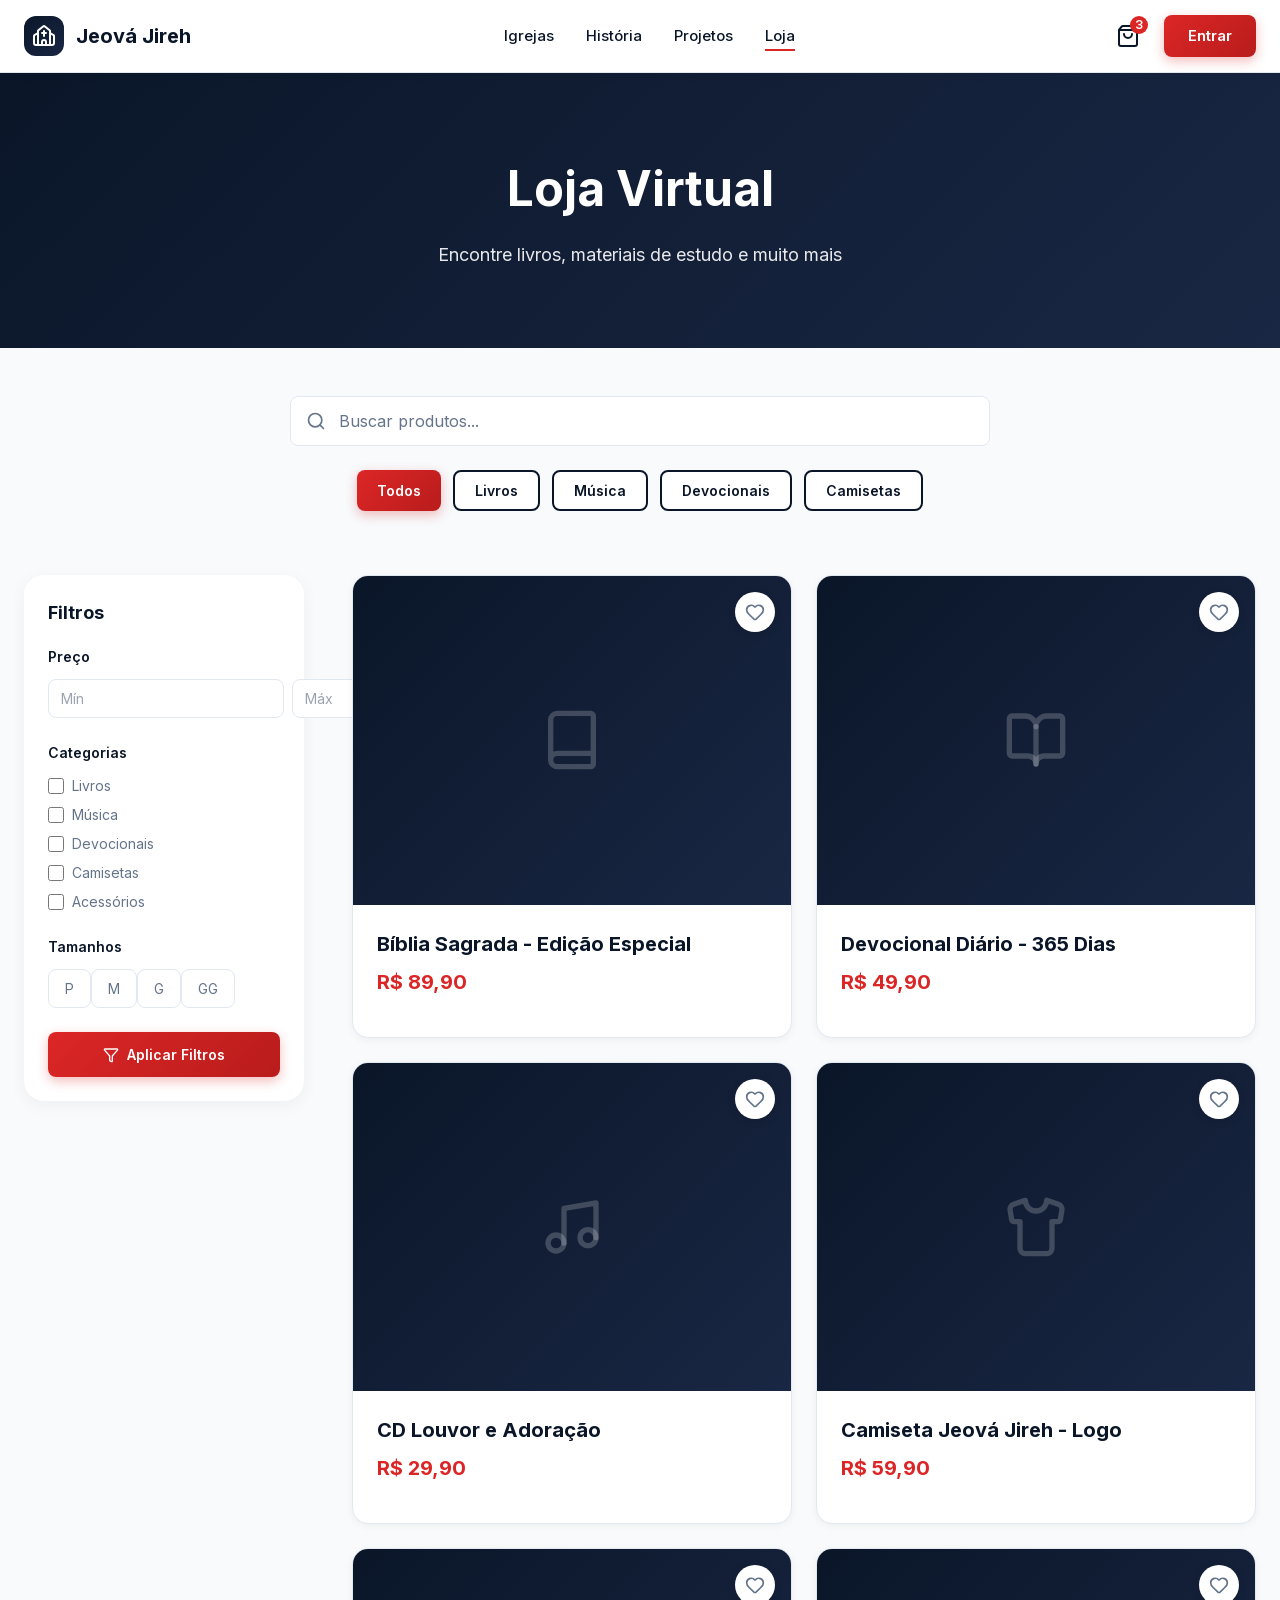
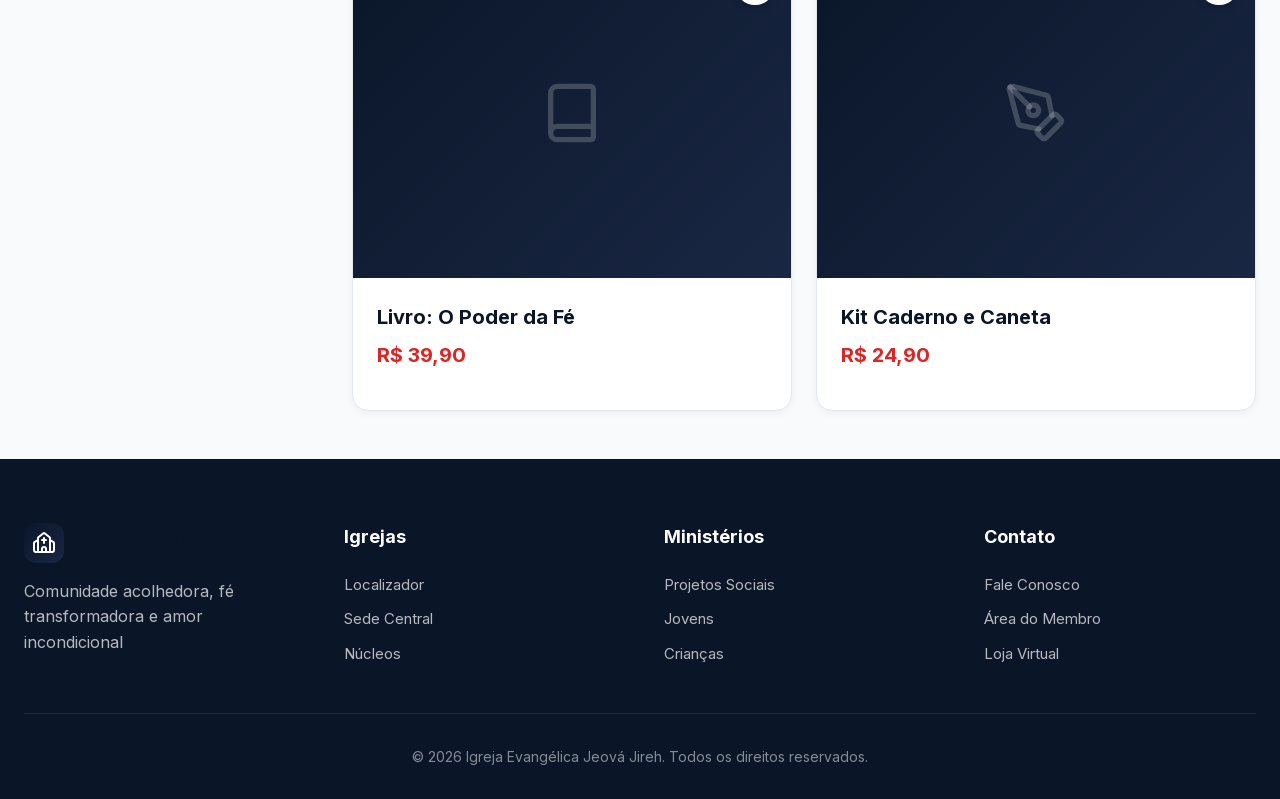
<file: loja.html>
<!DOCTYPE html>
<html lang="pt-BR">
<head>
  <meta charset="utf-8"/>
  <meta name="viewport" content="width=device-width, initial-scale=1.0"/>
  <title>Igreja Evangélica Jeová Jireh - Loja Virtual</title>
  <script src="assets/resource_3fa48481346f.es"></script>
  <script src="assets/lucide_latest_2eebd0ebe8c2.es"></script>
  <link href="assets/css2_e81fa058d8df.css" rel="stylesheet"/>
  <link rel="stylesheet" href="styles-global.css"/>
</head>
<body>

  <!-- Header Global -->
  <nav class="header-global">
    <div class="header-container">
      <a href="index.html" class="header-logo">
        <div class="header-logo-icon">
          <i data-lucide="church" style="width: 24px; height: 24px;"></i>
        </div>
        <span>Jeová Jireh</span>
      </a>

      <div class="header-nav">
        <a href="igrejas.html" class="nav-link">Igrejas</a>
        <a href="historia.html" class="nav-link">História</a>
        <a href="projetos.html" class="nav-link">Projetos</a>
        <a href="loja.html" class="nav-link active">Loja</a>
      </div>

      <div class="header-actions">
        <a href="loja.html" style="position: relative; color: var(--navy-dark); padding: 8px;" aria-label="Carrinho">
          <i data-lucide="shopping-bag" style="width: 24px; height: 24px;"></i>
          <span style="position: absolute; top: 0; right: 0; width: 18px; height: 18px; background: #DC2626; color: white; border-radius: 50%; font-size: 0.75rem; display: flex; align-items: center; justify-content: center; font-weight: 600;">3</span>
        </a>
        <a href="login.html" class="btn-login">Entrar</a>
        <button class="btn-mobile-menu" onclick="toggleMobileMenu()" aria-label="Menu">
          <i data-lucide="menu" style="width: 24px; height: 24px;"></i>
        </button>
      </div>
    </div>
  </nav>

  <!-- Mobile Menu -->
  <div class="mobile-menu-overlay" id="mobileMenuOverlay" onclick="toggleMobileMenu()"></div>
  <div class="mobile-menu" id="mobileMenu">
    <div class="mobile-menu-header">
      <div class="header-logo">
        <div class="header-logo-icon">
          <i data-lucide="church" style="width: 24px; height: 24px;"></i>
        </div>
        <span>Jeová Jireh</span>
      </div>
      <button onclick="toggleMobileMenu()" aria-label="Fechar">
        <i data-lucide="x" style="width: 24px; height: 24px;"></i>
      </button>
    </div>
    <nav class="mobile-nav">
      <a href="igrejas.html" class="mobile-nav-link">Igrejas</a>
      <a href="historia.html" class="mobile-nav-link">História</a>
      <a href="projetos.html" class="mobile-nav-link">Projetos</a>
      <a href="loja.html" class="mobile-nav-link active">Loja</a>
      <a href="login.html" class="mobile-nav-link">Entrar</a>
    </nav>
  </div>

  <!-- Hero Section -->
  <section class="hero-internal">
    <div class="hero-internal-content">
      <h1 class="hero-internal-title animate-fade-in-up">
        Loja Virtual
      </h1>
      <p class="hero-internal-subtitle animate-fade-in-up delay-1">
        Encontre livros, materiais de estudo e muito mais
      </p>
    </div>
  </section>

  <!-- Page Content -->
  <main class="page-content">
    <div class="content-wrapper">
      <!-- Search Section -->
      <section class="animate-fade-in-up" style="max-width: 700px; margin: 0 auto 64px;">
        <div class="search-input" style="margin-bottom: 24px;">
          <input type="text" class="form-input" placeholder="Buscar produtos..." aria-label="Buscar produtos"/>
          <i data-lucide="search" class="search-input-icon" style="width: 20px; height: 20px;"></i>
        </div>
        <div style="display: flex; gap: 12px; justify-content: center; flex-wrap: wrap;">
          <button class="btn-primary" style="padding: 8px 20px; font-size: 0.875rem;">Todos</button>
          <button class="btn-secondary" style="padding: 8px 20px; font-size: 0.875rem;">Livros</button>
          <button class="btn-secondary" style="padding: 8px 20px; font-size: 0.875rem;">Música</button>
          <button class="btn-secondary" style="padding: 8px 20px; font-size: 0.875rem;">Devocionais</button>
          <button class="btn-secondary" style="padding: 8px 20px; font-size: 0.875rem;">Camisetas</button>
        </div>
      </section>

      <div style="display: flex; gap: 48px;">
        <!-- Filters Sidebar -->
        <aside style="width: 280px; flex-shrink: 0;" class="animate-fade-in-up delay-1">
          <div style="background: var(--white); border-radius: 20px; padding: 24px; box-shadow: 0 4px 16px rgba(0,0,0,0.05);">
            <h3 style="font-size: 1.125rem; font-weight: 700; color: var(--navy-dark); margin-bottom: 20px;">Filtros</h3>

            <!-- Price -->
            <div style="margin-bottom: 24px;">
              <label style="display: block; font-size: 0.875rem; font-weight: 600; color: var(--navy-dark); margin-bottom: 12px;">Preço</label>
              <div style="display: flex; gap: 8px;">
                <input type="number" placeholder="Mín" style="flex: 1; padding: 8px 12px; border: 1px solid var(--gray-light); border-radius: 8px; font-size: 0.875rem;"/>
                <input type="number" placeholder="Máx" style="flex: 1; padding: 8px 12px; border: 1px solid var(--gray-light); border-radius: 8px; font-size: 0.875rem;"/>
              </div>
            </div>

            <!-- Categories -->
            <div style="margin-bottom: 24px;">
              <label style="display: block; font-size: 0.875rem; font-weight: 600; color: var(--navy-dark); margin-bottom: 12px;">Categorias</label>
              <div style="display: flex; flex-direction: column; gap: 8px;">
                <label style="display: flex; align-items: center; gap: 8px; font-size: 0.875rem; color: var(--text-secondary); cursor: pointer;">
                  <input type="checkbox" style="width: 16px; height: 16px; border-radius: 4px; accent-color: #DC2626;"/>
                  Livros
                </label>
                <label style="display: flex; align-items: center; gap: 8px; font-size: 0.875rem; color: var(--text-secondary); cursor: pointer;">
                  <input type="checkbox" style="width: 16px; height: 16px; border-radius: 4px; accent-color: #DC2626;"/>
                  Música
                </label>
                <label style="display: flex; align-items: center; gap: 8px; font-size: 0.875rem; color: var(--text-secondary); cursor: pointer;">
                  <input type="checkbox" style="width: 16px; height: 16px; border-radius: 4px; accent-color: #DC2626;"/>
                  Devocionais
                </label>
                <label style="display: flex; align-items: center; gap: 8px; font-size: 0.875rem; color: var(--text-secondary); cursor: pointer;">
                  <input type="checkbox" style="width: 16px; height: 16px; border-radius: 4px; accent-color: #DC2626;"/>
                  Camisetas
                </label>
                <label style="display: flex; align-items: center; gap: 8px; font-size: 0.875rem; color: var(--text-secondary); cursor: pointer;">
                  <input type="checkbox" style="width: 16px; height: 16px; border-radius: 4px; accent-color: #DC2626;"/>
                  Acessórios
                </label>
              </div>
            </div>

            <!-- Sizes -->
            <div>
              <label style="display: block; font-size: 0.875rem; font-weight: 600; color: var(--navy-dark); margin-bottom: 12px;">Tamanhos</label>
              <div style="display: flex; flex-wrap: gap: 8px;">
                <button style="padding: 8px 16px; border: 1px solid var(--gray-light); border-radius: 8px; font-size: 0.875rem; color: var(--text-secondary); transition: all 0.3s ease;">P</button>
                <button style="padding: 8px 16px; border: 1px solid var(--gray-light); border-radius: 8px; font-size: 0.875rem; color: var(--text-secondary); transition: all 0.3s ease;">M</button>
                <button style="padding: 8px 16px; border: 1px solid var(--gray-light); border-radius: 8px; font-size: 0.875rem; color: var(--text-secondary); transition: all 0.3s ease;">G</button>
                <button style="padding: 8px 16px; border: 1px solid var(--gray-light); border-radius: 8px; font-size: 0.875rem; color: var(--text-secondary); transition: all 0.3s ease;">GG</button>
              </div>
            </div>

            <button class="btn-primary" style="width: 100%; justify-content: center; margin-top: 24px; font-size: 0.875rem;">
              <i data-lucide="filter" style="width: 16px; height: 16px;"></i>
              Aplicar Filtros
            </button>
          </div>
        </aside>

        <!-- Products Grid -->
        <section style="flex: 1;" class="animate-fade-in-up delay-2">
          <div class="grid-3">
            <!-- Product Card 1 -->
            <a href="produto.html" class="card animate-fade-in-up delay-1" style="display: block;">
              <div class="card-image" style="background: linear-gradient(135deg, #0A1628 0%, #1a2744 100%); display: flex; align-items: center; justify-content: center;">
                <i data-lucide="book" style="width: 64px; height: 64px; color: rgba(255,255,255,0.2);"></i>
                <button style="position: absolute; top: 16px; right: 16px; width: 40px; height: 40px; background: var(--white); border-radius: 50%; display: flex; align-items: center; justify-content: center; color: var(--text-secondary); transition: all 0.3s ease; box-shadow: 0 2px 8px rgba(0,0,0,0.1);" aria-label="Favoritar">
                  <i data-lucide="heart" style="width: 20px; height: 20px;"></i>
                </button>
              </div>
              <div class="card-content">
                <h3 class="card-title">Bíblia Sagrada - Edição Especial</h3>
                <p style="font-size: 1.25rem; font-weight: 700; color: #DC2626; margin-bottom: 16px;">R$ 89,90</p>
              </div>
            </a>

            <!-- Product Card 2 -->
            <a href="produto.html" class="card animate-fade-in-up delay-2" style="display: block;">
              <div class="card-image" style="background: linear-gradient(135deg, #0A1628 0%, #1a2744 100%); display: flex; align-items: center; justify-content: center;">
                <i data-lucide="book-open" style="width: 64px; height: 64px; color: rgba(255,255,255,0.2);"></i>
                <button style="position: absolute; top: 16px; right: 16px; width: 40px; height: 40px; background: var(--white); border-radius: 50%; display: flex; align-items: center; justify-content: center; color: var(--text-secondary); transition: all 0.3s ease; box-shadow: 0 2px 8px rgba(0,0,0,0.1);" aria-label="Favoritar">
                  <i data-lucide="heart" style="width: 20px; height: 20px;"></i>
                </button>
              </div>
              <div class="card-content">
                <h3 class="card-title">Devocional Diário - 365 Dias</h3>
                <p style="font-size: 1.25rem; font-weight: 700; color: #DC2626; margin-bottom: 16px;">R$ 49,90</p>
              </div>
            </a>

            <!-- Product Card 3 -->
            <a href="produto.html" class="card animate-fade-in-up delay-3" style="display: block;">
              <div class="card-image" style="background: linear-gradient(135deg, #0A1628 0%, #1a2744 100%); display: flex; align-items: center; justify-content: center;">
                <i data-lucide="music" style="width: 64px; height: 64px; color: rgba(255,255,255,0.2);"></i>
                <button style="position: absolute; top: 16px; right: 16px; width: 40px; height: 40px; background: var(--white); border-radius: 50%; display: flex; align-items: center; justify-content: center; color: var(--text-secondary); transition: all 0.3s ease; box-shadow: 0 2px 8px rgba(0,0,0,0.1);" aria-label="Favoritar">
                  <i data-lucide="heart" style="width: 20px; height: 20px;"></i>
                </button>
              </div>
              <div class="card-content">
                <h3 class="card-title">CD Louvor e Adoração</h3>
                <p style="font-size: 1.25rem; font-weight: 700; color: #DC2626; margin-bottom: 16px;">R$ 29,90</p>
              </div>
            </a>

            <!-- Product Card 4 -->
            <a href="produto.html" class="card animate-fade-in-up delay-1" style="display: block;">
              <div class="card-image" style="background: linear-gradient(135deg, #0A1628 0%, #1a2744 100%); display: flex; align-items: center; justify-content: center;">
                <i data-lucide="shirt" style="width: 64px; height: 64px; color: rgba(255,255,255,0.2);"></i>
                <button style="position: absolute; top: 16px; right: 16px; width: 40px; height: 40px; background: var(--white); border-radius: 50%; display: flex; align-items: center; justify-content: center; color: var(--text-secondary); transition: all 0.3s ease; box-shadow: 0 2px 8px rgba(0,0,0,0.1);" aria-label="Favoritar">
                  <i data-lucide="heart" style="width: 20px; height: 20px;"></i>
                </button>
              </div>
              <div class="card-content">
                <h3 class="card-title">Camiseta Jeová Jireh - Logo</h3>
                <p style="font-size: 1.25rem; font-weight: 700; color: #DC2626; margin-bottom: 16px;">R$ 59,90</p>
              </div>
            </a>

            <!-- Product Card 5 -->
            <a href="produto.html" class="card animate-fade-in-up delay-2" style="display: block;">
              <div class="card-image" style="background: linear-gradient(135deg, #0A1628 0%, #1a2744 100%); display: flex; align-items: center; justify-content: center;">
                <i data-lucide="book" style="width: 64px; height: 64px; color: rgba(255,255,255,0.2);"></i>
                <button style="position: absolute; top: 16px; right: 16px; width: 40px; height: 40px; background: var(--white); border-radius: 50%; display: flex; align-items: center; justify-content: center; color: var(--text-secondary); transition: all 0.3s ease; box-shadow: 0 2px 8px rgba(0,0,0,0.1);" aria-label="Favoritar">
                  <i data-lucide="heart" style="width: 20px; height: 20px;"></i>
                </button>
              </div>
              <div class="card-content">
                <h3 class="card-title">Livro: O Poder da Fé</h3>
                <p style="font-size: 1.25rem; font-weight: 700; color: #DC2626; margin-bottom: 16px;">R$ 39,90</p>
              </div>
            </a>

            <!-- Product Card 6 -->
            <a href="produto.html" class="card animate-fade-in-up delay-3" style="display: block;">
              <div class="card-image" style="background: linear-gradient(135deg, #0A1628 0%, #1a2744 100%); display: flex; align-items: center; justify-content: center;">
                <i data-lucide="pen-tool" style="width: 64px; height: 64px; color: rgba(255,255,255,0.2);"></i>
                <button style="position: absolute; top: 16px; right: 16px; width: 40px; height: 40px; background: var(--white); border-radius: 50%; display: flex; align-items: center; justify-content: center; color: var(--text-secondary); transition: all 0.3s ease; box-shadow: 0 2px 8px rgba(0,0,0,0.1);" aria-label="Favoritar">
                  <i data-lucide="heart" style="width: 20px; height: 20px;"></i>
                </button>
              </div>
              <div class="card-content">
                <h3 class="card-title">Kit Caderno e Caneta</h3>
                <p style="font-size: 1.25rem; font-weight: 700; color: #DC2626; margin-bottom: 16px;">R$ 24,90</p>
              </div>
            </a>
          </div>
        </section>
      </div>
    </div>
  </main>

  <!-- Footer Global -->
  <footer class="footer-global">
    <div class="footer-container">
      <div class="footer-content">
        <div class="footer-column">
          <div class="header-logo" style="margin-bottom: 16px;">
            <div class="header-logo-icon">
              <i data-lucide="church" style="width: 24px; height: 24px;"></i>
            </div>
            <span>Jeová Jireh</span>
          </div>
          <p style="color: rgba(255,255,255,0.7); line-height: 1.6;">
            Comunidade acolhedora, fé transformadora e amor incondicional
          </p>
        </div>

        <div class="footer-column">
          <h4>Igrejas</h4>
          <nav class="footer-links">
            <a href="igrejas.html" class="footer-link">Localizador</a>
            <a href="#" class="footer-link">Sede Central</a>
            <a href="#" class="footer-link">Núcleos</a>
          </nav>
        </div>

        <div class="footer-column">
          <h4>Ministérios</h4>
          <nav class="footer-links">
            <a href="projetos.html" class="footer-link">Projetos Sociais</a>
            <a href="#" class="footer-link">Jovens</a>
            <a href="#" class="footer-link">Crianças</a>
          </nav>
        </div>

        <div class="footer-column">
          <h4>Contato</h4>
          <nav class="footer-links">
            <a href="#" class="footer-link">Fale Conosco</a>
            <a href="login.html" class="footer-link">Área do Membro</a>
            <a href="loja.html" class="footer-link">Loja Virtual</a>
          </nav>
        </div>
      </div>

      <div class="footer-bottom">
        <p>© 2026 Igreja Evangélica Jeová Jireh. Todos os direitos reservados.</p>
      </div>
    </div>
  </footer>

  <script>
    function toggleMobileMenu() {
      document.getElementById('mobileMenu').classList.toggle('open');
      document.getElementById('mobileMenuOverlay').classList.toggle('open');
    }

    lucide.createIcons();
  </script>

</body>
</html>
</file>
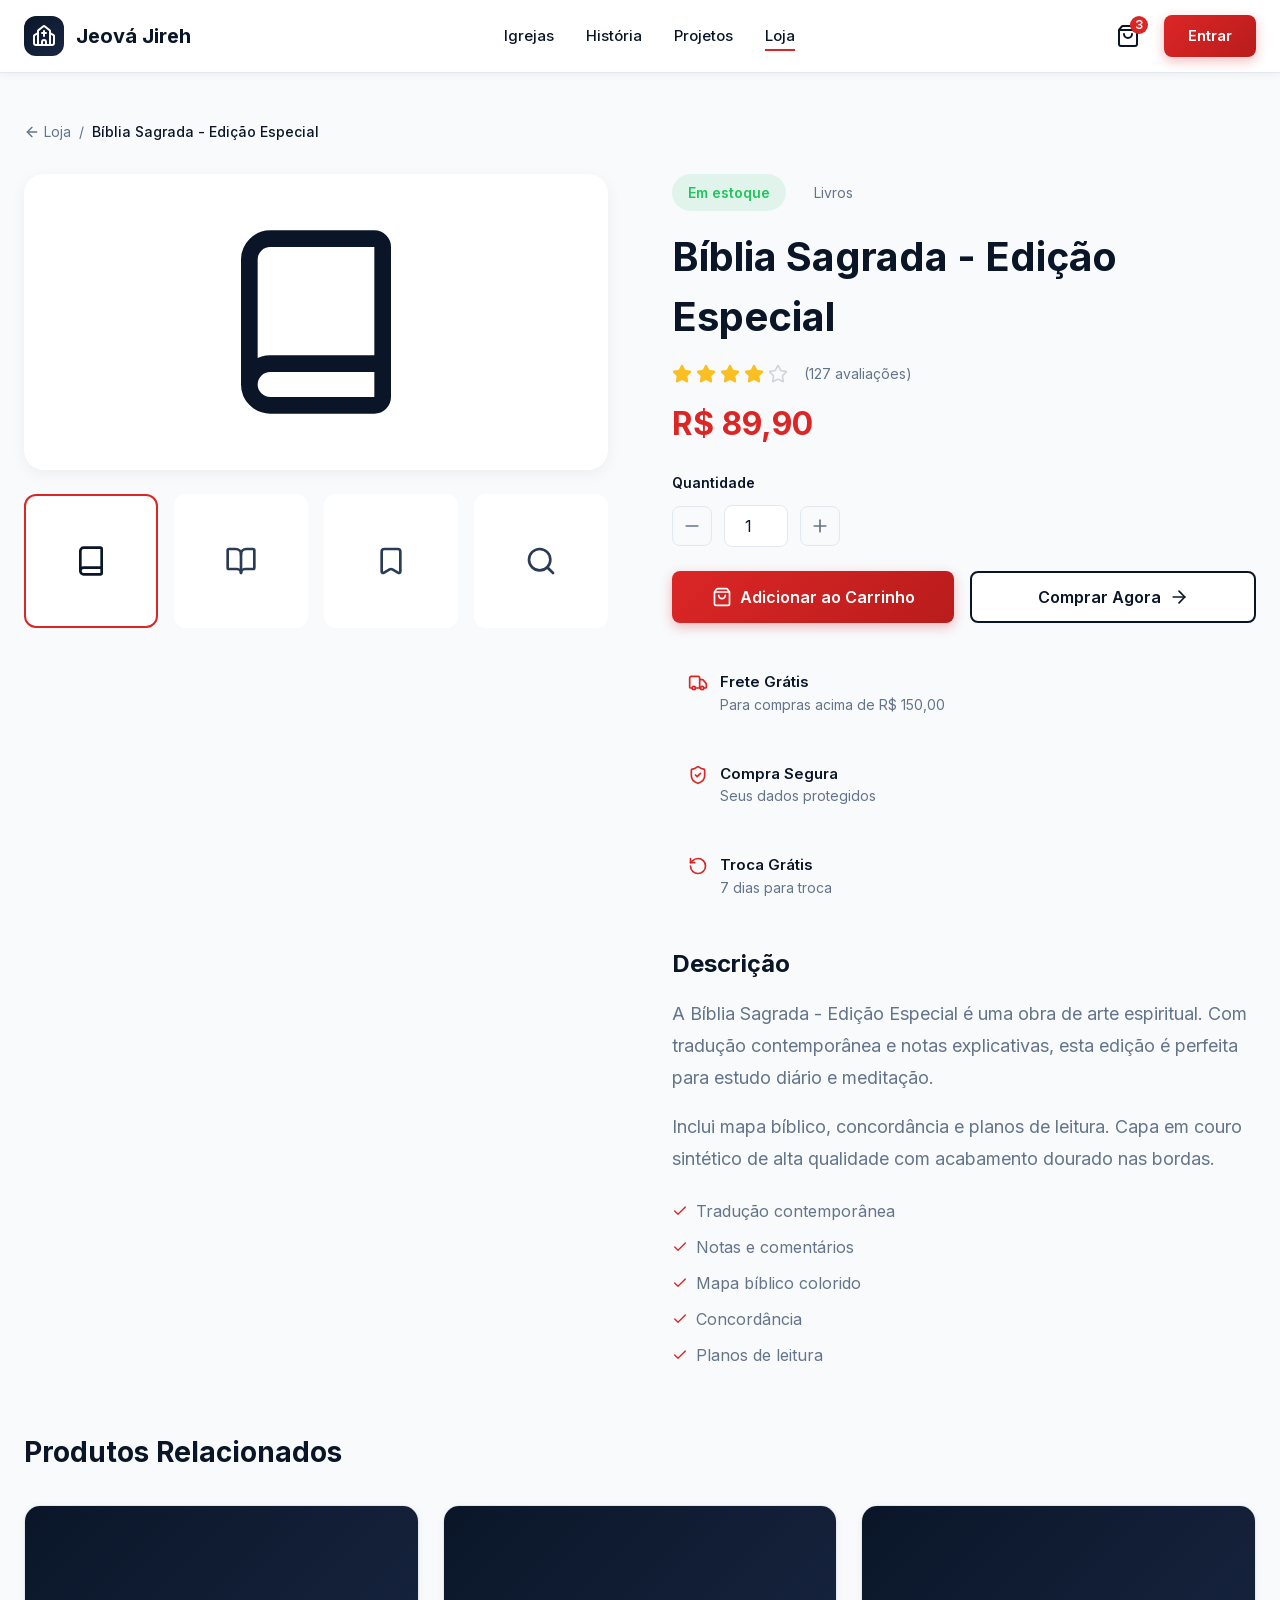
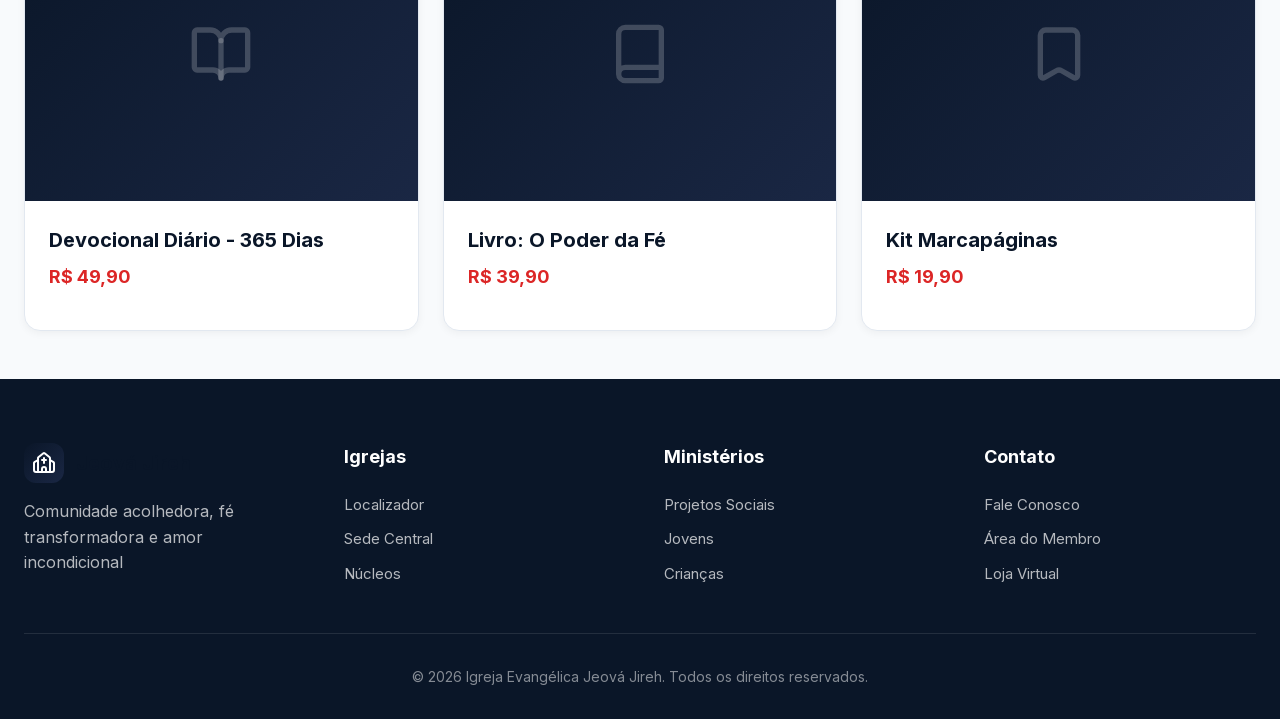
<file: produto.html>
<!DOCTYPE html>
<html lang="pt-BR">
<head>
  <meta charset="utf-8"/>
  <meta name="viewport" content="width=device-width, initial-scale=1.0"/>
  <title>Igreja Evangélica Jeová Jireh - Bíblia Sagrada</title>
  <script src="assets/resource_3fa48481346f.es"></script>
  <script src="assets/lucide_latest_2eebd0ebe8c2.es"></script>
  <link href="assets/css2_e81fa058d8df.css" rel="stylesheet"/>
  <link rel="stylesheet" href="styles-global.css"/>
</head>
<body>

  <!-- Header Global -->
  <nav class="header-global">
    <div class="header-container">
      <a href="index.html" class="header-logo">
        <div class="header-logo-icon">
          <i data-lucide="church" style="width: 24px; height: 24px;"></i>
        </div>
        <span>Jeová Jireh</span>
      </a>

      <div class="header-nav">
        <a href="igrejas.html" class="nav-link">Igrejas</a>
        <a href="historia.html" class="nav-link">História</a>
        <a href="projetos.html" class="nav-link">Projetos</a>
        <a href="loja.html" class="nav-link active">Loja</a>
      </div>

      <div class="header-actions">
        <a href="loja.html" style="position: relative; color: var(--navy-dark); padding: 8px;" aria-label="Carrinho">
          <i data-lucide="shopping-bag" style="width: 24px; height: 24px;"></i>
          <span style="position: absolute; top: 0; right: 0; width: 18px; height: 18px; background: #DC2626; color: white; border-radius: 50%; font-size: 0.75rem; display: flex; align-items: center; justify-content: center; font-weight: 600;">3</span>
        </a>
        <a href="login.html" class="btn-login">Entrar</a>
        <button class="btn-mobile-menu" onclick="toggleMobileMenu()" aria-label="Menu">
          <i data-lucide="menu" style="width: 24px; height: 24px;"></i>
        </button>
      </div>
    </div>
  </nav>

  <!-- Mobile Menu -->
  <div class="mobile-menu-overlay" id="mobileMenuOverlay" onclick="toggleMobileMenu()"></div>
  <div class="mobile-menu" id="mobileMenu">
    <div class="mobile-menu-header">
      <div class="header-logo">
        <div class="header-logo-icon">
          <i data-lucide="church" style="width: 24px; height: 24px;"></i>
        </div>
        <span>Jeová Jireh</span>
      </div>
      <button onclick="toggleMobileMenu()" aria-label="Fechar">
        <i data-lucide="x" style="width: 24px; height: 24px;"></i>
      </button>
    </div>
    <nav class="mobile-nav">
      <a href="igrejas.html" class="mobile-nav-link">Igrejas</a>
      <a href="historia.html" class="mobile-nav-link">História</a>
      <a href="projetos.html" class="mobile-nav-link">Projetos</a>
      <a href="loja.html" class="mobile-nav-link active">Loja</a>
      <a href="login.html" class="mobile-nav-link">Entrar</a>
    </nav>
  </div>

  <!-- Page Content -->
  <main class="page-content">
    <div class="content-wrapper">
      <!-- Breadcrumb -->
      <nav class="animate-fade-in-up" style="margin-bottom: 32px;" aria-label="Breadcrumb">
        <ol style="display: flex; align-items: center; gap: 8px; font-size: 0.875rem; color: var(--text-secondary);">
          <li>
            <a href="loja.html" style="display: flex; align-items: center; gap: 4px; color: inherit;">
              <i data-lucide="arrow-left" style="width: 16px; height: 16px;"></i>
              Loja
            </a>
          </li>
          <li>/</li>
          <li style="color: var(--navy-dark); font-weight: 500;">Bíblia Sagrada - Edição Especial</li>
        </ol>
      </nav>

      <div style="display: grid; grid-template-columns: 1fr 1fr; gap: 64px;">
        <!-- Gallery -->
        <div class="animate-fade-in-up">
          <div style="aspect-square: 1/1; background: var(--white); border-radius: 20px; overflow: hidden; margin-bottom: 24px; padding: 48px; display: flex; align-items: center; justify-content: center; box-shadow: 0 4px 16px rgba(0,0,0,0.05);">
            <i data-lucide="book" style="width: 200px; height: 200px; color: #0A1628;"></i>
          </div>
          <div style="display: grid; grid-template-columns: repeat(4, 1fr); gap: 16px;">
            <button style="aspect-ratio: 1/1; background: var(--white); border: 2px solid #DC2626; border-radius: 12px; padding: 16px; display: flex; align-items: center; justify-content: center; transition: all 0.3s ease;">
              <i data-lucide="book" style="width: 32px; height: 32px; color: #0A1628;"></i>
            </button>
            <button style="aspect-ratio: 1/1; background: var(--white); border: 2px solid transparent; border-radius: 12px; padding: 16px; display: flex; align-items: center; justify-content: center; transition: all 0.3s ease;">
              <i data-lucide="book-open" style="width: 32px; height: 32px; color: var(--navy-light);"></i>
            </button>
            <button style="aspect-ratio: 1/1; background: var(--white); border: 2px solid transparent; border-radius: 12px; padding: 16px; display: flex; align-items: center; justify-content: center; transition: all 0.3s ease;">
              <i data-lucide="bookmark" style="width: 32px; height: 32px; color: var(--navy-light);"></i>
            </button>
            <button style="aspect-ratio: 1/1; background: var(--white); border: 2px solid transparent; border-radius: 12px; padding: 16px; display: flex; align-items: center; justify-content: center; transition: all 0.3s ease;">
              <i data-lucide="search" style="width: 32px; height: 32px; color: var(--navy-light);"></i>
            </button>
          </div>
        </div>

        <!-- Product Info -->
        <div class="animate-fade-in-up delay-1">
          <div style="display: flex; align-items: center; gap: 12px; margin-bottom: 16px;">
            <span style="background: rgba(34, 197, 94, 0.1); color: #22c55e; padding: 8px 16px; border-radius: 20px; font-size: 0.875rem; font-weight: 600;">Em estoque</span>
            <span style="background: var(--gray-ice); color: var(--text-secondary); padding: 8px 16px; border-radius: 20px; font-size: 0.875rem;">Livros</span>
          </div>

          <h1 style="font-size: clamp(2rem, 4vw, 2.5rem); font-weight: 700; color: var(--navy-dark); margin-bottom: 16px;">Bíblia Sagrada - Edição Especial</h1>

          <div style="display: flex; align-items: center; gap: 16px; margin-bottom: 16px;">
            <div style="display: flex; align-items: center; gap: 4px;">
              <i data-lucide="star" style="width: 20px; height: 20px; color: #fbbf24; fill: currentColor;"></i>
              <i data-lucide="star" style="width: 20px; height: 20px; color: #fbbf24; fill: currentColor;"></i>
              <i data-lucide="star" style="width: 20px; height: 20px; color: #fbbf24; fill: currentColor;"></i>
              <i data-lucide="star" style="width: 20px; height: 20px; color: #fbbf24; fill: currentColor;"></i>
              <i data-lucide="star" style="width: 20px; height: 20px; color: #d1d5db;"></i>
            </div>
            <span style="font-size: 0.875rem; color: var(--text-secondary);">(127 avaliações)</span>
          </div>

          <p style="font-size: 2rem; font-weight: 700; color: #DC2626; margin-bottom: 24px;">R$ 89,90</p>

          <div style="margin-bottom: 24px;">
            <label style="display: block; font-size: 0.875rem; font-weight: 600; color: var(--navy-dark); margin-bottom: 12px;">Quantidade</label>
            <div style="display: flex; align-items: center; gap: 12px;">
              <button style="width: 40px; height: 40px; border: 1px solid var(--gray-light); border-radius: 8px; display: flex; align-items: center; justify-content: center; color: var(--text-secondary); transition: all 0.3s ease;">
                <i data-lucide="minus" style="width: 20px; height: 20px;"></i>
              </button>
              <input type="number" value="1" min="1" style="width: 64px; text-align: center; padding: 8px; border: 1px solid var(--gray-light); border-radius: 8px; font-size: 1rem;"/>
              <button style="width: 40px; height: 40px; border: 1px solid var(--gray-light); border-radius: 8px; display: flex; align-items: center; justify-content: center; color: var(--text-secondary); transition: all 0.3s ease;">
                <i data-lucide="plus" style="width: 20px; height: 20px;"></i>
              </button>
            </div>
          </div>

          <div style="display: flex; gap: 16px; margin-bottom: 32px;">
            <button class="btn-primary" style="flex: 1; justify-content: center;">
              <i data-lucide="shopping-bag" style="width: 20px; height: 20px;"></i>
              Adicionar ao Carrinho
            </button>
            <button class="btn-secondary" style="flex: 1; justify-content: center;">
              Comprar Agora
              <i data-lucide="arrow-right" style="width: 20px; height: 20px;"></i>
            </button>
          </div>

          <div style="display: flex; flex-direction: column; gap: 16px; margin-bottom: 32px;">
            <div style="display: flex; align-items-start; gap: 12px; padding: 16px; background: var(--gray-ice); border-radius: 12px;">
              <i data-lucide="truck" style="width: 20px; height: 20px; color: #DC2626; flex-shrink: 0; margin-top: 2px;"></i>
              <div>
                <p style="font-weight: 600; color: var(--navy-dark); font-size: 0.9375rem;">Frete Grátis</p>
                <p style="font-size: 0.875rem; color: var(--text-secondary);">Para compras acima de R$ 150,00</p>
              </div>
            </div>
            <div style="display: flex; align-items-start; gap: 12px; padding: 16px; background: var(--gray-ice); border-radius: 12px;">
              <i data-lucide="shield-check" style="width: 20px; height: 20px; color: #DC2626; flex-shrink: 0; margin-top: 2px;"></i>
              <div>
                <p style="font-weight: 600; color: var(--navy-dark); font-size: 0.9375rem;">Compra Segura</p>
                <p style="font-size: 0.875rem; color: var(--text-secondary);">Seus dados protegidos</p>
              </div>
            </div>
            <div style="display: flex; align-items-start; gap: 12px; padding: 16px; background: var(--gray-ice); border-radius: 12px;">
              <i data-lucide="rotate-ccw" style="width: 20px; height: 20px; color: #DC2626; flex-shrink: 0; margin-top: 2px;"></i>
              <div>
                <p style="font-weight: 600; color: var(--navy-dark); font-size: 0.9375rem;">Troca Grátis</p>
                <p style="font-size: 0.875rem; color: var(--text-secondary);">7 dias para troca</p>
              </div>
            </div>
          </div>

          <div>
            <h2 style="font-size: 1.5rem; font-weight: 700; color: var(--navy-dark); margin-bottom: 16px;">Descrição</h2>
            <p style="font-size: 1.125rem; color: var(--text-secondary); line-height: 1.8; margin-bottom: 16px;">
              A Bíblia Sagrada - Edição Especial é uma obra de arte espiritual. Com tradução contemporânea e notas explicativas, esta edição é perfeita para estudo diário e meditação.
            </p>
            <p style="font-size: 1.125rem; color: var(--text-secondary); line-height: 1.8; margin-bottom: 24px;">
              Inclui mapa bíblico, concordância e planos de leitura. Capa em couro sintético de alta qualidade com acabamento dourado nas bordas.
            </p>
            <ul style="display: flex; flex-direction: column; gap: 12px;">
              <li style="display: flex; align-items: center; gap: 8px; color: var(--text-secondary);">
                <i data-lucide="check" style="width: 16px; height: 16px; color: #DC2626;"></i>
                Tradução contemporânea
              </li>
              <li style="display: flex; align-items: center; gap: 8px; color: var(--text-secondary);">
                <i data-lucide="check" style="width: 16px; height: 16px; color: #DC2626;"></i>
                Notas e comentários
              </li>
              <li style="display: flex; align-items: center; gap: 8px; color: var(--text-secondary);">
                <i data-lucide="check" style="width: 16px; height: 16px; color: #DC2626;"></i>
                Mapa bíblico colorido
              </li>
              <li style="display: flex; align-items: center; gap: 8px; color: var(--text-secondary);">
                <i data-lucide="check" style="width: 16px; height: 16px; color: #DC2626;"></i>
                Concordância
              </li>
              <li style="display: flex; align-items: center; gap: 8px; color: var(--text-secondary);">
                <i data-lucide="check" style="width: 16px; height: 16px; color: #DC2626;"></i>
                Planos de leitura
              </li>
            </ul>
          </div>
        </div>
      </div>

      <!-- Related Products -->
      <section style="margin-top: 64px;" class="animate-fade-in-up delay-1">
        <h2 style="font-size: 1.75rem; font-weight: 700; color: var(--navy-dark); margin-bottom: 32px;">Produtos Relacionados</h2>
        <div class="grid-3">
          <a href="produto.html" class="card animate-fade-in-up delay-1" style="display: block;">
            <div class="card-image" style="background: linear-gradient(135deg, #0A1628 0%, #1a2744 100%); display: flex; align-items: center; justify-content: center;">
              <i data-lucide="book-open" style="width: 64px; height: 64px; color: rgba(255,255,255,0.2);"></i>
            </div>
            <div class="card-content">
              <h3 class="card-title">Devocional Diário - 365 Dias</h3>
              <p style="font-size: 1.125rem; font-weight: 700; color: #DC2626; margin-bottom: 16px;">R$ 49,90</p>
            </div>
          </a>
          <a href="produto.html" class="card animate-fade-in-up delay-2" style="display: block;">
            <div class="card-image" style="background: linear-gradient(135deg, #0A1628 0%, #1a2744 100%); display: flex; align-items: center; justify-content: center;">
              <i data-lucide="book" style="width: 64px; height: 64px; color: rgba(255,255,255,0.2);"></i>
            </div>
            <div class="card-content">
              <h3 class="card-title">Livro: O Poder da Fé</h3>
              <p style="font-size: 1.125rem; font-weight: 700; color: #DC2626; margin-bottom: 16px;">R$ 39,90</p>
            </div>
          </a>
          <a href="produto.html" class="card animate-fade-in-up delay-3" style="display: block;">
            <div class="card-image" style="background: linear-gradient(135deg, #0A1628 0%, #1a2744 100%); display: flex; align-items: center; justify-content: center;">
              <i data-lucide="bookmark" style="width: 64px; height: 64px; color: rgba(255,255,255,0.2);"></i>
            </div>
            <div class="card-content">
              <h3 class="card-title">Kit Marcapáginas</h3>
              <p style="font-size: 1.125rem; font-weight: 700; color: #DC2626; margin-bottom: 16px;">R$ 19,90</p>
            </div>
          </a>
        </div>
      </section>
    </div>
  </main>

  <!-- Footer Global -->
  <footer class="footer-global">
    <div class="footer-container">
      <div class="footer-content">
        <div class="footer-column">
          <div class="header-logo" style="margin-bottom: 16px;">
            <div class="header-logo-icon">
              <i data-lucide="church" style="width: 24px; height: 24px;"></i>
            </div>
            <span>Jeová Jireh</span>
          </div>
          <p style="color: rgba(255,255,255,0.7); line-height: 1.6;">
            Comunidade acolhedora, fé transformadora e amor incondicional
          </p>
        </div>

        <div class="footer-column">
          <h4>Igrejas</h4>
          <nav class="footer-links">
            <a href="igrejas.html" class="footer-link">Localizador</a>
            <a href="#" class="footer-link">Sede Central</a>
            <a href="#" class="footer-link">Núcleos</a>
          </nav>
        </div>

        <div class="footer-column">
          <h4>Ministérios</h4>
          <nav class="footer-links">
            <a href="projetos.html" class="footer-link">Projetos Sociais</a>
            <a href="#" class="footer-link">Jovens</a>
            <a href="#" class="footer-link">Crianças</a>
          </nav>
        </div>

        <div class="footer-column">
          <h4>Contato</h4>
          <nav class="footer-links">
            <a href="#" class="footer-link">Fale Conosco</a>
            <a href="login.html" class="footer-link">Área do Membro</a>
            <a href="loja.html" class="footer-link">Loja Virtual</a>
          </nav>
        </div>
      </div>

      <div class="footer-bottom">
        <p>© 2026 Igreja Evangélica Jeová Jireh. Todos os direitos reservados.</p>
      </div>
    </div>
  </footer>

  <script>
    function toggleMobileMenu() {
      document.getElementById('mobileMenu').classList.toggle('open');
      document.getElementById('mobileMenuOverlay').classList.toggle('open');
    }

    lucide.createIcons();
  </script>

</body>
</html>
</file>
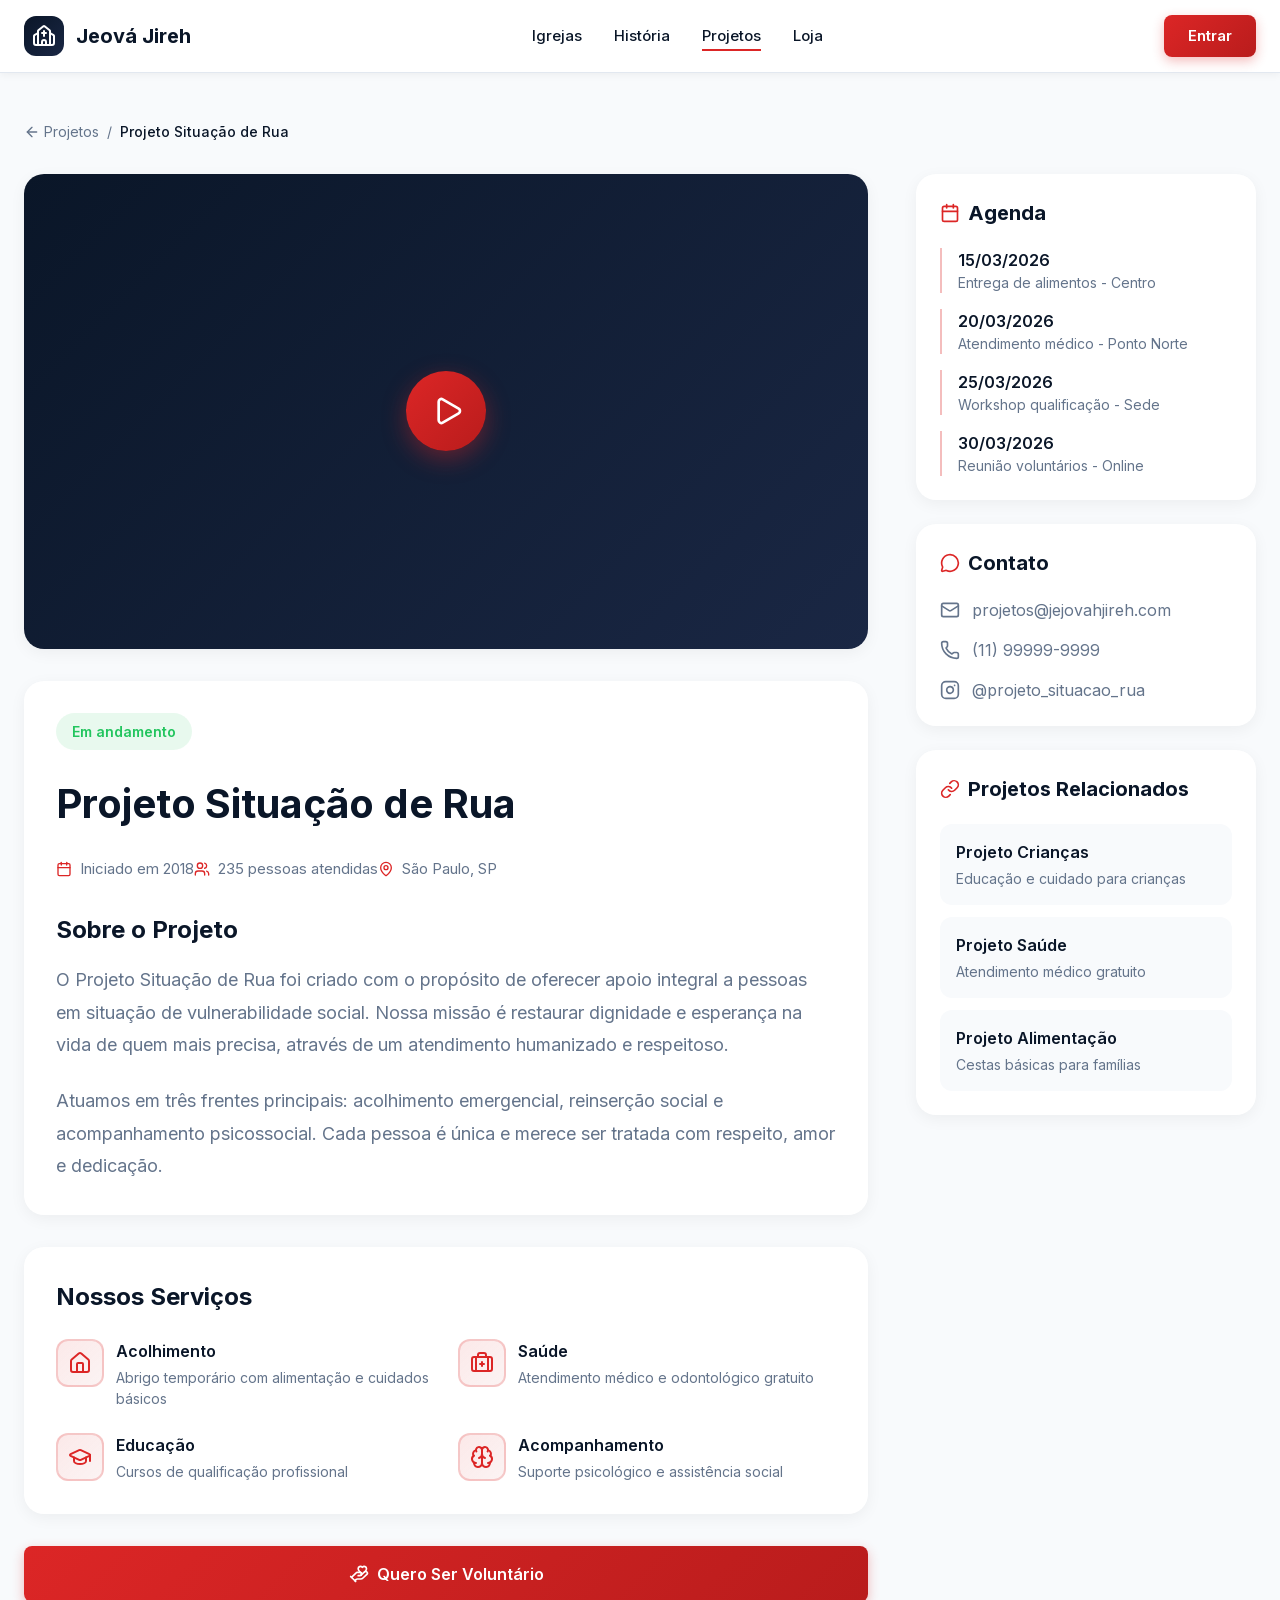
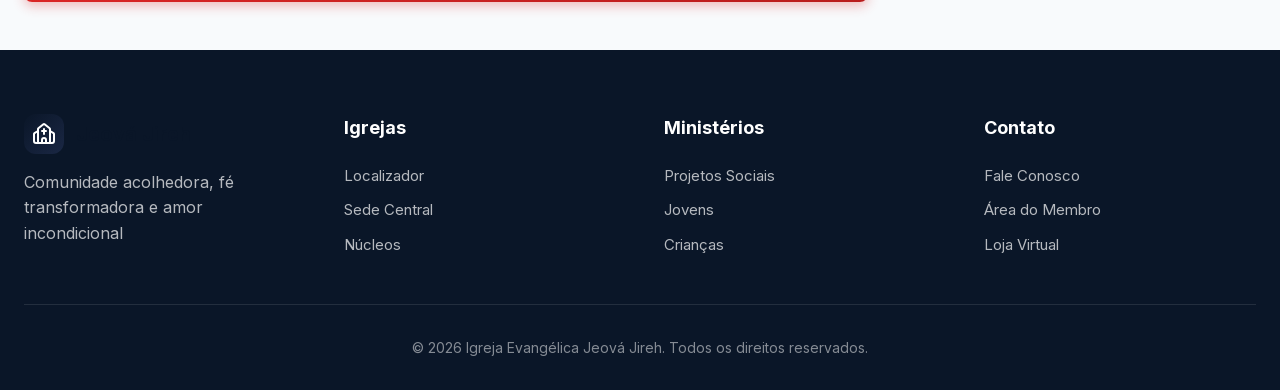
<file: projeto-detalhe.html>
<!DOCTYPE html>
<html lang="pt-BR">
<head>
  <meta charset="utf-8"/>
  <meta name="viewport" content="width=device-width, initial-scale=1.0"/>
  <title>Igreja Evangélica Jeová Jireh - Projeto Situação de Rua</title>
  <script src="assets/resource_3fa48481346f.es"></script>
  <script src="assets/lucide_latest_2eebd0ebe8c2.es"></script>
  <link href="assets/css2_e81fa058d8df.css" rel="stylesheet"/>
  <link rel="stylesheet" href="styles-global.css"/>
</head>
<body>

  <!-- Header Global -->
  <nav class="header-global">
    <div class="header-container">
      <a href="index.html" class="header-logo">
        <div class="header-logo-icon">
          <i data-lucide="church" style="width: 24px; height: 24px;"></i>
        </div>
        <span>Jeová Jireh</span>
      </a>

      <div class="header-nav">
        <a href="igrejas.html" class="nav-link">Igrejas</a>
        <a href="historia.html" class="nav-link">História</a>
        <a href="projetos.html" class="nav-link active">Projetos</a>
        <a href="loja.html" class="nav-link">Loja</a>
      </div>

      <div class="header-actions">
        <a href="login.html" class="btn-login">Entrar</a>
        <button class="btn-mobile-menu" onclick="toggleMobileMenu()" aria-label="Menu">
          <i data-lucide="menu" style="width: 24px; height: 24px;"></i>
        </button>
      </div>
    </div>
  </nav>

  <!-- Mobile Menu -->
  <div class="mobile-menu-overlay" id="mobileMenuOverlay" onclick="toggleMobileMenu()"></div>
  <div class="mobile-menu" id="mobileMenu">
    <div class="mobile-menu-header">
      <div class="header-logo">
        <div class="header-logo-icon">
          <i data-lucide="church" style="width: 24px; height: 24px;"></i>
        </div>
        <span>Jeová Jireh</span>
      </div>
      <button onclick="toggleMobileMenu()" aria-label="Fechar">
        <i data-lucide="x" style="width: 24px; height: 24px;"></i>
      </button>
    </div>
    <nav class="mobile-nav">
      <a href="igrejas.html" class="mobile-nav-link">Igrejas</a>
      <a href="historia.html" class="mobile-nav-link">História</a>
      <a href="projetos.html" class="mobile-nav-link active">Projetos</a>
      <a href="loja.html" class="mobile-nav-link">Loja</a>
      <a href="login.html" class="mobile-nav-link">Entrar</a>
    </nav>
  </div>

  <!-- Page Content -->
  <main class="page-content">
    <div class="content-wrapper">
      <!-- Breadcrumb -->
      <nav class="animate-fade-in-up" style="margin-bottom: 32px;" aria-label="Breadcrumb">
        <ol style="display: flex; align-items: center; gap: 8px; font-size: 0.875rem; color: var(--text-secondary);">
          <li>
            <a href="projetos.html" style="display: flex; align-items: center; gap: 4px; color: inherit;">
              <i data-lucide="arrow-left" style="width: 16px; height: 16px;"></i>
              Projetos
            </a>
          </li>
          <li>/</li>
          <li style="color: var(--navy-dark); font-weight: 500;">Projeto Situação de Rua</li>
        </ol>
      </nav>

      <div style="display: grid; grid-template-columns: 1fr 340px; gap: 48px;">
        <!-- Main Content -->
        <div class="animate-fade-in-up">
          <!-- Video -->
          <div style="background: var(--white); border-radius: 20px; overflow: hidden; margin-bottom: 32px; box-shadow: 0 4px 16px rgba(0,0,0,0.05);">
            <div style="aspect-ratio: 16/9; background: linear-gradient(135deg, #0A1628 0%, #1a2744 100%); display: flex; align-items: center; justify-content: center;">
              <button style="width: 80px; height: 80px; background: linear-gradient(135deg, #DC2626 0%, #B91C1C 100%); border-radius: 50%; display: flex; align-items: center; justify-content: center; color: white; box-shadow: 0 8px 24px rgba(220, 38, 38, 0.4);">
                <i data-lucide="play" style="width: 32px; height: 32px; margin-left: 4px;"></i>
              </button>
            </div>
          </div>

          <!-- Project Info -->
          <div style="background: var(--white); border-radius: 20px; padding: 32px; margin-bottom: 32px; box-shadow: 0 4px 16px rgba(0,0,0,0.05);">
            <span style="background: rgba(34, 197, 94, 0.1); color: #22c55e; padding: 8px 16px; border-radius: 20px; font-size: 0.875rem; font-weight: 600; display: inline-block; margin-bottom: 24px;">Em andamento</span>

            <h1 style="font-size: clamp(2rem, 4vw, 2.5rem); font-weight: 700; color: var(--navy-dark); margin-bottom: 24px;">Projeto Situação de Rua</h1>

            <div style="display: flex; flex-wrap: gap: 24px; margin-bottom: 32px; font-size: 0.9375rem; color: var(--text-secondary);">
              <span style="display: flex; align-items: center; gap: 8px;">
                <i data-lucide="calendar" style="width: 16px; height: 16px; color: #DC2626;"></i>
                Iniciado em 2018
              </span>
              <span style="display: flex; align-items: center; gap: 8px;">
                <i data-lucide="users" style="width: 16px; height: 16px; color: #DC2626;"></i>
                235 pessoas atendidas
              </span>
              <span style="display: flex; align-items: center; gap: 8px;">
                <i data-lucide="map-pin" style="width: 16px; height: 16px; color: #DC2626;"></i>
                São Paulo, SP
              </span>
            </div>

            <h2 style="font-size: 1.5rem; font-weight: 700; color: var(--navy-dark); margin-bottom: 16px;">Sobre o Projeto</h2>
            <p style="font-size: 1.125rem; color: var(--text-secondary); line-height: 1.8; margin-bottom: 24px;">
              O Projeto Situação de Rua foi criado com o propósito de oferecer apoio integral a pessoas em situação de vulnerabilidade social. Nossa missão é restaurar dignidade e esperança na vida de quem mais precisa, através de um atendimento humanizado e respeitoso.
            </p>
            <p style="font-size: 1.125rem; color: var(--text-secondary); line-height: 1.8;">
              Atuamos em três frentes principais: acolhimento emergencial, reinserção social e acompanhamento psicossocial. Cada pessoa é única e merece ser tratada com respeito, amor e dedicação.
            </p>
          </div>

          <!-- Services -->
          <div style="background: var(--white); border-radius: 20px; padding: 32px; margin-bottom: 32px; box-shadow: 0 4px 16px rgba(0,0,0,0.05);">
            <h2 style="font-size: 1.5rem; font-weight: 700; color: var(--navy-dark); margin-bottom: 24px;">Nossos Serviços</h2>
            <div style="display: grid; grid-template-columns: repeat(auto-fit, minmax(250px, 1fr)); gap: 24px;">
              <div style="display: flex; gap: 12px;">
                <div style="width: 48px; height: 48px; background: linear-gradient(135deg, rgba(220, 38, 38, 0.1) 0%, rgba(185, 28, 28, 0.05) 100%); border: 2px solid rgba(220, 38, 38, 0.2); border-radius: 12px; display: flex; align-items: center; justify-content: center; flex-shrink: 0;">
                  <i data-lucide="home" style="width: 24px; height: 24px; color: #DC2626;"></i>
                </div>
                <div>
                  <h3 style="font-weight: 600; color: var(--navy-dark); margin-bottom: 4px;">Acolhimento</h3>
                  <p style="font-size: 0.875rem; color: var(--text-secondary);">Abrigo temporário com alimentação e cuidados básicos</p>
                </div>
              </div>
              <div style="display: flex; gap: 12px;">
                <div style="width: 48px; height: 48px; background: linear-gradient(135deg, rgba(220, 38, 38, 0.1) 0%, rgba(185, 28, 28, 0.05) 100%); border: 2px solid rgba(220, 38, 38, 0.2); border-radius: 12px; display: flex; align-items: center; justify-content: center; flex-shrink: 0;">
                  <i data-lucide="briefcase-medical" style="width: 24px; height: 24px; color: #DC2626;"></i>
                </div>
                <div>
                  <h3 style="font-weight: 600; color: var(--navy-dark); margin-bottom: 4px;">Saúde</h3>
                  <p style="font-size: 0.875rem; color: var(--text-secondary);">Atendimento médico e odontológico gratuito</p>
                </div>
              </div>
              <div style="display: flex; gap: 12px;">
                <div style="width: 48px; height: 48px; background: linear-gradient(135deg, rgba(220, 38, 38, 0.1) 0%, rgba(185, 28, 28, 0.05) 100%); border: 2px solid rgba(220, 38, 38, 0.2); border-radius: 12px; display: flex; align-items: center; justify-content: center; flex-shrink: 0;">
                  <i data-lucide="graduation-cap" style="width: 24px; height: 24px; color: #DC2626;"></i>
                </div>
                <div>
                  <h3 style="font-weight: 600; color: var(--navy-dark); margin-bottom: 4px;">Educação</h3>
                  <p style="font-size: 0.875rem; color: var(--text-secondary);">Cursos de qualificação profissional</p>
                </div>
              </div>
              <div style="display: flex; gap: 12px;">
                <div style="width: 48px; height: 48px; background: linear-gradient(135deg, rgba(220, 38, 38, 0.1) 0%, rgba(185, 28, 28, 0.05) 100%); border: 2px solid rgba(220, 38, 38, 0.2); border-radius: 12px; display: flex; align-items: center; justify-content: center; flex-shrink: 0;">
                  <i data-lucide="brain" style="width: 24px; height: 24px; color: #DC2626;"></i>
                </div>
                <div>
                  <h3 style="font-weight: 600; color: var(--navy-dark); margin-bottom: 4px;">Acompanhamento</h3>
                  <p style="font-size: 0.875rem; color: var(--text-secondary);">Suporte psicológico e assistência social</p>
                </div>
              </div>
            </div>
          </div>

          <!-- CTA -->
          <button class="btn-primary" style="width: 100%; justify-content: center; padding: 16px;">
            <i data-lucide="hand-heart" style="width: 20px; height: 20px;"></i>
            Quero Ser Voluntário
          </button>
        </div>

        <!-- Sidebar -->
        <div class="animate-fade-in-up delay-1">
          <!-- Agenda -->
          <div style="background: var(--white); border-radius: 20px; padding: 24px; margin-bottom: 24px; box-shadow: 0 4px 16px rgba(0,0,0,0.05);">
            <h3 style="font-size: 1.25rem; font-weight: 700; color: var(--navy-dark); margin-bottom: 20px; display: flex; align-items: center; gap: 8px;">
              <i data-lucide="calendar" style="width: 20px; height: 20px; color: #DC2626;"></i>
              Agenda
            </h3>
            <div style="display: flex; flex-direction: column; gap: 16px;">
              <div style="border-left: 2px solid rgba(220, 38, 38, 0.3); padding-left: 16px; padding-y: 8px;">
                <p style="font-weight: 600; color: var(--navy-dark);">15/03/2026</p>
                <p style="font-size: 0.875rem; color: var(--text-secondary);">Entrega de alimentos - Centro</p>
              </div>
              <div style="border-left: 2px solid rgba(220, 38, 38, 0.3); padding-left: 16px; padding-y: 8px;">
                <p style="font-weight: 600; color: var(--navy-dark);">20/03/2026</p>
                <p style="font-size: 0.875rem; color: var(--text-secondary);">Atendimento médico - Ponto Norte</p>
              </div>
              <div style="border-left: 2px solid rgba(220, 38, 38, 0.3); padding-left: 16px; padding-y: 8px;">
                <p style="font-weight: 600; color: var(--navy-dark);">25/03/2026</p>
                <p style="font-size: 0.875rem; color: var(--text-secondary);">Workshop qualificação - Sede</p>
              </div>
              <div style="border-left: 2px solid rgba(220, 38, 38, 0.3); padding-left: 16px; padding-y: 8px;">
                <p style="font-weight: 600; color: var(--navy-dark);">30/03/2026</p>
                <p style="font-size: 0.875rem; color: var(--text-secondary);">Reunião voluntários - Online</p>
              </div>
            </div>
          </div>

          <!-- Contact -->
          <div style="background: var(--white); border-radius: 20px; padding: 24px; margin-bottom: 24px; box-shadow: 0 4px 16px rgba(0,0,0,0.05);">
            <h3 style="font-size: 1.25rem; font-weight: 700; color: var(--navy-dark); margin-bottom: 20px; display: flex; align-items: center; gap: 8px;">
              <i data-lucide="message-circle" style="width: 20px; height: 20px; color: #DC2626;"></i>
              Contato
            </h3>
            <div style="display: flex; flex-direction: column; gap: 16px;">
              <a href="#" style="display: flex; align-items: center; gap: 12px; color: var(--text-secondary); transition: color 0.3s ease;">
                <i data-lucide="mail" style="width: 20px; height: 20px;"></i>
                projetos@jejovahjireh.com
              </a>
              <a href="#" style="display: flex; align-items: center; gap: 12px; color: var(--text-secondary); transition: color 0.3s ease;">
                <i data-lucide="phone" style="width: 20px; height: 20px;"></i>
                (11) 99999-9999
              </a>
              <a href="#" style="display: flex; align-items: center; gap: 12px; color: var(--text-secondary); transition: color 0.3s ease;">
                <i data-lucide="instagram" style="width: 20px; height: 20px;"></i>
                @projeto_situacao_rua
              </a>
            </div>
          </div>

          <!-- Related Projects -->
          <div style="background: var(--white); border-radius: 20px; padding: 24px; box-shadow: 0 4px 16px rgba(0,0,0,0.05);">
            <h3 style="font-size: 1.25rem; font-weight: 700; color: var(--navy-dark); margin-bottom: 20px; display: flex; align-items: center; gap: 8px;">
              <i data-lucide="link" style="width: 20px; height: 20px; color: #DC2626;"></i>
              Projetos Relacionados
            </h3>
            <div style="display: flex; flex-direction: column; gap: 12px;">
              <a href="projeto-detalhe.html" style="display: block; padding: 16px; background: var(--gray-ice); border-radius: 12px; transition: all 0.3s ease;">
                <h4 style="font-weight: 600; color: var(--navy-dark); margin-bottom: 4px;">Projeto Crianças</h4>
                <p style="font-size: 0.875rem; color: var(--text-secondary);">Educação e cuidado para crianças</p>
              </a>
              <a href="projeto-detalhe.html" style="display: block; padding: 16px; background: var(--gray-ice); border-radius: 12px; transition: all 0.3s ease;">
                <h4 style="font-weight: 600; color: var(--navy-dark); margin-bottom: 4px;">Projeto Saúde</h4>
                <p style="font-size: 0.875rem; color: var(--text-secondary);">Atendimento médico gratuito</p>
              </a>
              <a href="projeto-detalhe.html" style="display: block; padding: 16px; background: var(--gray-ice); border-radius: 12px; transition: all 0.3s ease;">
                <h4 style="font-weight: 600; color: var(--navy-dark); margin-bottom: 4px;">Projeto Alimentação</h4>
                <p style="font-size: 0.875rem; color: var(--text-secondary);">Cestas básicas para famílias</p>
              </a>
            </div>
          </div>
        </div>
      </div>
    </div>
  </main>

  <!-- Footer Global -->
  <footer class="footer-global">
    <div class="footer-container">
      <div class="footer-content">
        <div class="footer-column">
          <div class="header-logo" style="margin-bottom: 16px;">
            <div class="header-logo-icon">
              <i data-lucide="church" style="width: 24px; height: 24px;"></i>
            </div>
            <span>Jeová Jireh</span>
          </div>
          <p style="color: rgba(255,255,255,0.7); line-height: 1.6;">
            Comunidade acolhedora, fé transformadora e amor incondicional
          </p>
        </div>

        <div class="footer-column">
          <h4>Igrejas</h4>
          <nav class="footer-links">
            <a href="igrejas.html" class="footer-link">Localizador</a>
            <a href="#" class="footer-link">Sede Central</a>
            <a href="#" class="footer-link">Núcleos</a>
          </nav>
        </div>

        <div class="footer-column">
          <h4>Ministérios</h4>
          <nav class="footer-links">
            <a href="projetos.html" class="footer-link">Projetos Sociais</a>
            <a href="#" class="footer-link">Jovens</a>
            <a href="#" class="footer-link">Crianças</a>
          </nav>
        </div>

        <div class="footer-column">
          <h4>Contato</h4>
          <nav class="footer-links">
            <a href="#" class="footer-link">Fale Conosco</a>
            <a href="login.html" class="footer-link">Área do Membro</a>
            <a href="loja.html" class="footer-link">Loja Virtual</a>
          </nav>
        </div>
      </div>

      <div class="footer-bottom">
        <p>© 2026 Igreja Evangélica Jeová Jireh. Todos os direitos reservados.</p>
      </div>
    </div>
  </footer>

  <script>
    function toggleMobileMenu() {
      document.getElementById('mobileMenu').classList.toggle('open');
      document.getElementById('mobileMenuOverlay').classList.toggle('open');
    }

    lucide.createIcons();
  </script>

</body>
</html>
</file>
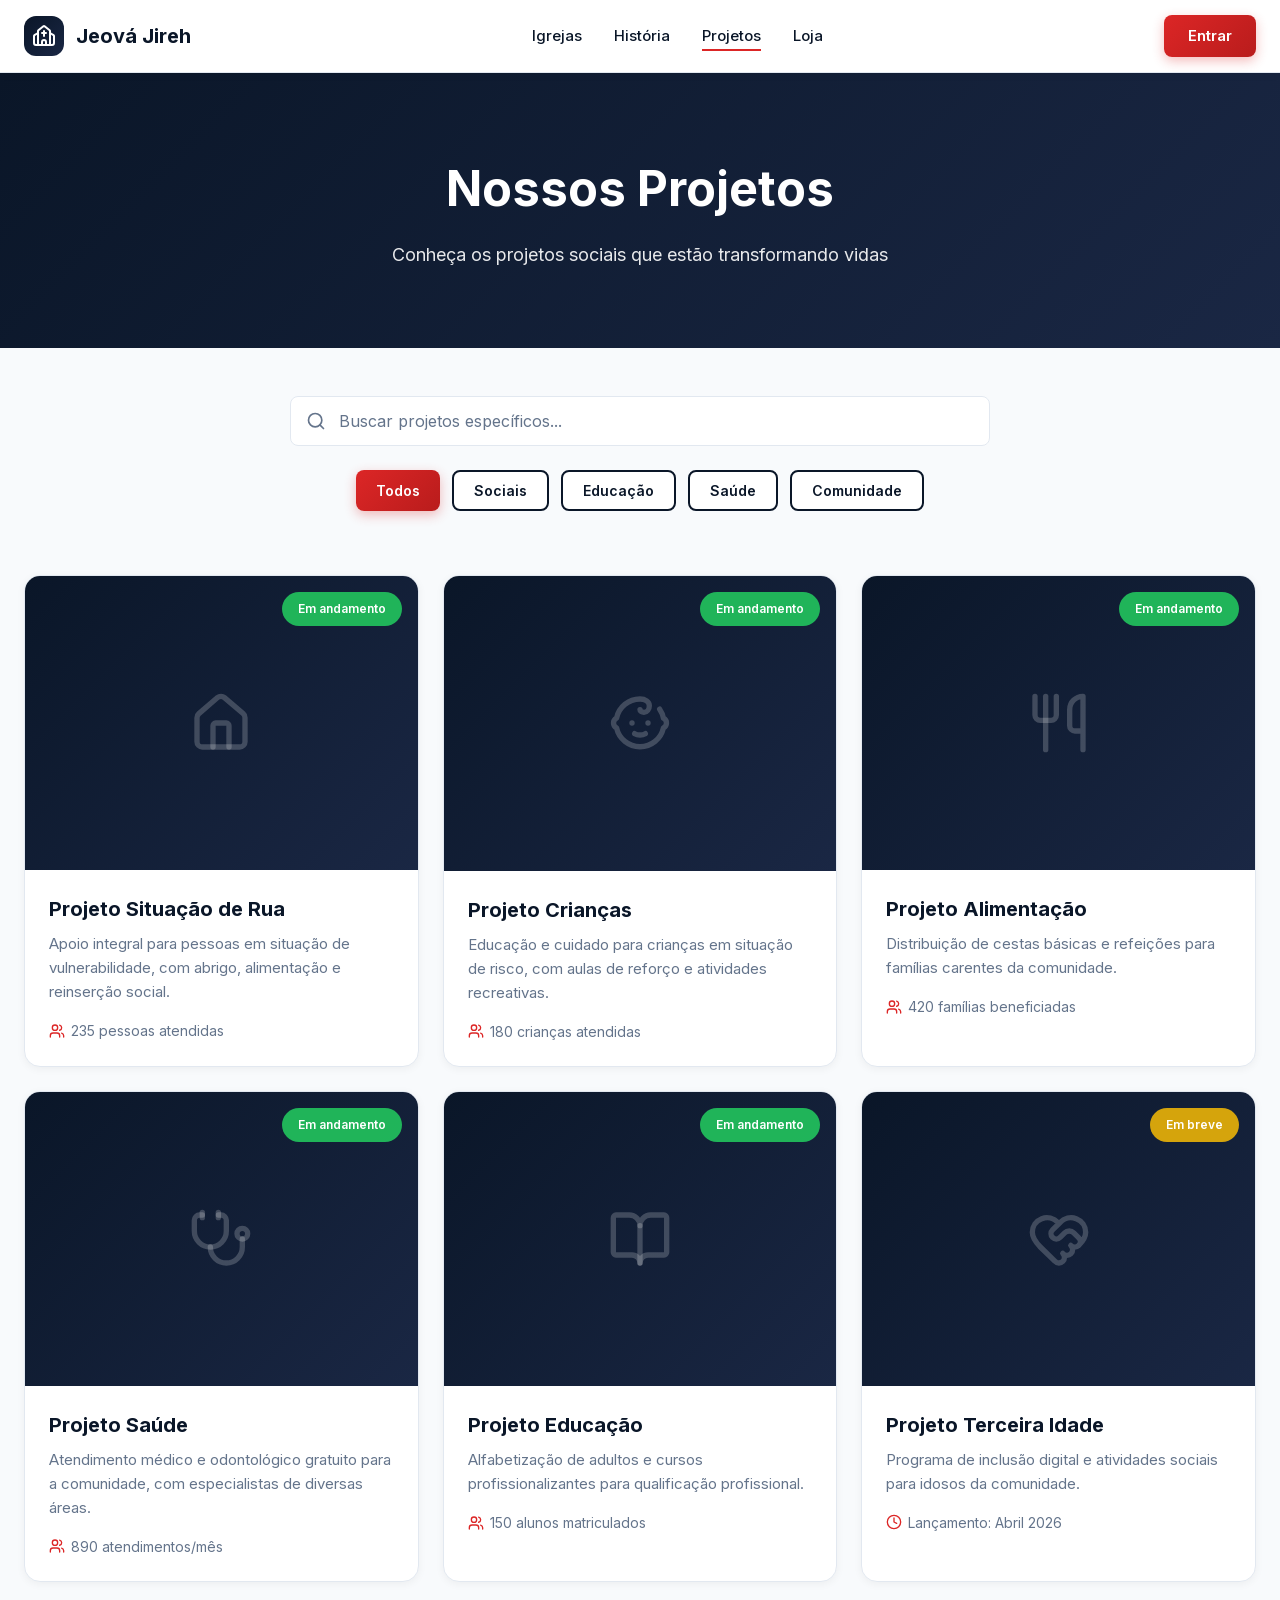
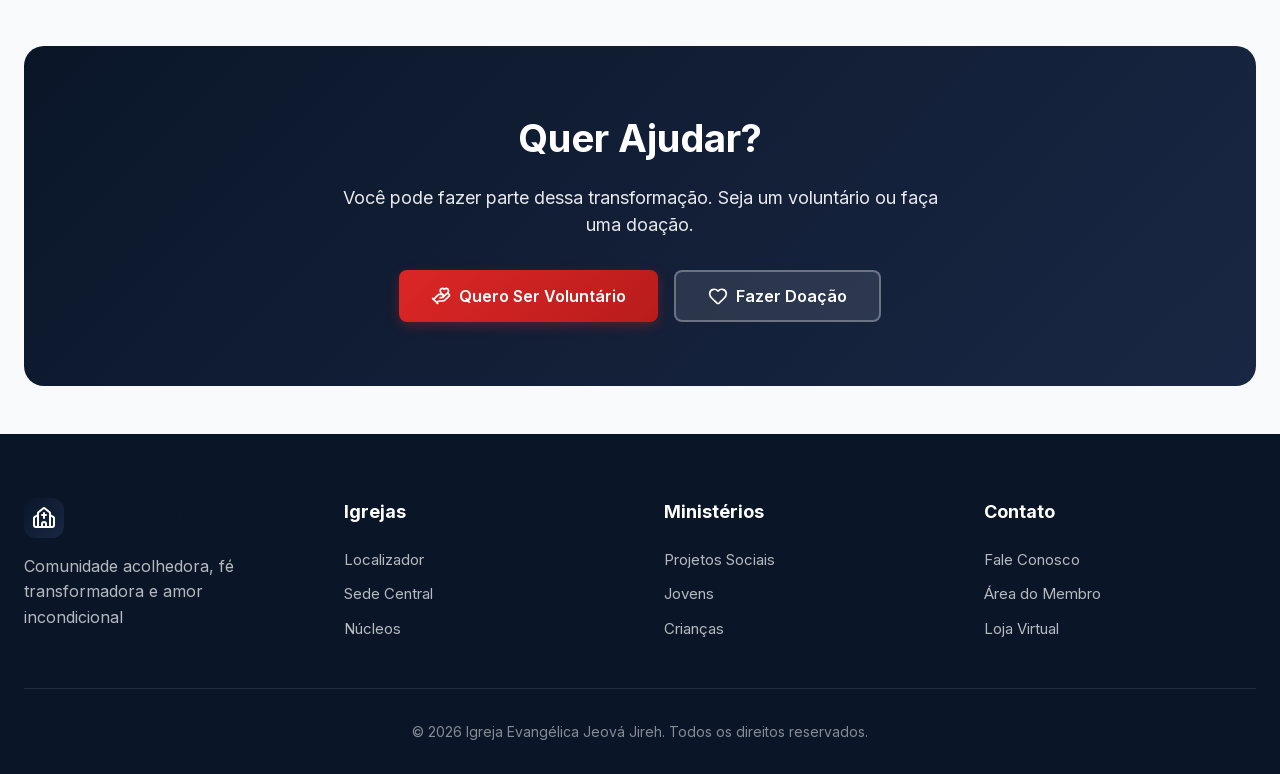
<file: projetos.html>
<!DOCTYPE html>
<html lang="pt-BR">
<head>
  <meta charset="utf-8"/>
  <meta name="viewport" content="width=device-width, initial-scale=1.0"/>
  <title>Igreja Evangélica Jeová Jireh - Projetos</title>
  <script src="assets/resource_3fa48481346f.es"></script>
  <script src="assets/lucide_latest_2eebd0ebe8c2.es"></script>
  <link href="assets/css2_e81fa058d8df.css" rel="stylesheet"/>
  <link rel="stylesheet" href="styles-global.css"/>
</head>
<body>

  <!-- Header Global -->
  <nav class="header-global">
    <div class="header-container">
      <a href="index.html" class="header-logo">
        <div class="header-logo-icon">
          <i data-lucide="church" style="width: 24px; height: 24px;"></i>
        </div>
        <span>Jeová Jireh</span>
      </a>

      <div class="header-nav">
        <a href="igrejas.html" class="nav-link">Igrejas</a>
        <a href="historia.html" class="nav-link">História</a>
        <a href="projetos.html" class="nav-link active">Projetos</a>
        <a href="loja.html" class="nav-link">Loja</a>
      </div>

      <div class="header-actions">
        <a href="login.html" class="btn-login">Entrar</a>
        <button class="btn-mobile-menu" onclick="toggleMobileMenu()" aria-label="Menu">
          <i data-lucide="menu" style="width: 24px; height: 24px;"></i>
        </button>
      </div>
    </div>
  </nav>

  <!-- Mobile Menu -->
  <div class="mobile-menu-overlay" id="mobileMenuOverlay" onclick="toggleMobileMenu()"></div>
  <div class="mobile-menu" id="mobileMenu">
    <div class="mobile-menu-header">
      <div class="header-logo">
        <div class="header-logo-icon">
          <i data-lucide="church" style="width: 24px; height: 24px;"></i>
        </div>
        <span>Jeová Jireh</span>
      </div>
      <button onclick="toggleMobileMenu()" aria-label="Fechar">
        <i data-lucide="x" style="width: 24px; height: 24px;"></i>
      </button>
    </div>
    <nav class="mobile-nav">
      <a href="igrejas.html" class="mobile-nav-link">Igrejas</a>
      <a href="historia.html" class="mobile-nav-link">História</a>
      <a href="projetos.html" class="mobile-nav-link active">Projetos</a>
      <a href="loja.html" class="mobile-nav-link">Loja</a>
      <a href="login.html" class="mobile-nav-link">Entrar</a>
    </nav>
  </div>

  <!-- Hero Section -->
  <section class="hero-internal">
    <div class="hero-internal-content">
      <h1 class="hero-internal-title animate-fade-in-up">
        Nossos Projetos
      </h1>
      <p class="hero-internal-subtitle animate-fade-in-up delay-1">
        Conheça os projetos sociais que estão transformando vidas
      </p>
    </div>
  </section>

  <!-- Page Content -->
  <main class="page-content">
    <div class="content-wrapper">
      <!-- Search Section -->
      <section class="animate-fade-in-up" style="max-width: 700px; margin: 0 auto 64px;">
        <div class="search-input" style="margin-bottom: 24px;">
          <input type="text" class="form-input" placeholder="Buscar projetos específicos..." aria-label="Buscar projetos"/>
          <i data-lucide="search" class="search-input-icon" style="width: 20px; height: 20px;"></i>
        </div>
        <div style="display: flex; gap: 12px; justify-content: center; flex-wrap: wrap;">
          <button class="btn-primary" style="padding: 8px 20px; font-size: 0.875rem;">Todos</button>
          <button class="btn-secondary" style="padding: 8px 20px; font-size: 0.875rem;">Sociais</button>
          <button class="btn-secondary" style="padding: 8px 20px; font-size: 0.875rem;">Educação</button>
          <button class="btn-secondary" style="padding: 8px 20px; font-size: 0.875rem;">Saúde</button>
          <button class="btn-secondary" style="padding: 8px 20px; font-size: 0.875rem;">Comunidade</button>
        </div>
      </section>

      <!-- Projects Grid -->
      <section>
        <div class="grid-3">
          <!-- Project Card 1 -->
          <a href="projeto-detalhe.html" class="card animate-fade-in-up delay-1" style="display: block;">
            <div class="card-image" style="background: linear-gradient(135deg, #0A1628 0%, #1a2744 100%); display: flex; align-items: center; justify-content: center;">
              <i data-lucide="home" style="width: 64px; height: 64px; color: rgba(255,255,255,0.2);"></i>
              <div style="position: absolute; top: 16px; right: 16px; background: rgba(34, 197, 94, 0.9); color: white; padding: 8px 16px; border-radius: 20px; font-size: 0.75rem; font-weight: 600;">Em andamento</div>
            </div>
            <div class="card-content">
              <h3 class="card-title">Projeto Situação de Rua</h3>
              <p class="card-description">
                Apoio integral para pessoas em situação de vulnerabilidade, com abrigo, alimentação e reinserção social.
              </p>
              <div class="card-meta">
                <div class="card-meta-item">
                  <i data-lucide="users" style="width: 16px; height: 16px;"></i>
                  235 pessoas atendidas
                </div>
              </div>
            </div>
          </a>

          <!-- Project Card 2 -->
          <a href="projeto-detalhe.html" class="card animate-fade-in-up delay-2" style="display: block;">
            <div class="card-image" style="background: linear-gradient(135deg, #0A1628 0%, #1a2744 100%); display: flex; align-items: center; justify-content: center;">
              <i data-lucide="baby" style="width: 64px; height: 64px; color: rgba(255,255,255,0.2);"></i>
              <div style="position: absolute; top: 16px; right: 16px; background: rgba(34, 197, 94, 0.9); color: white; padding: 8px 16px; border-radius: 20px; font-size: 0.75rem; font-weight: 600;">Em andamento</div>
            </div>
            <div class="card-content">
              <h3 class="card-title">Projeto Crianças</h3>
              <p class="card-description">
                Educação e cuidado para crianças em situação de risco, com aulas de reforço e atividades recreativas.
              </p>
              <div class="card-meta">
                <div class="card-meta-item">
                  <i data-lucide="users" style="width: 16px; height: 16px;"></i>
                  180 crianças atendidas
                </div>
              </div>
            </div>
          </a>

          <!-- Project Card 3 -->
          <a href="projeto-detalhe.html" class="card animate-fade-in-up delay-3" style="display: block;">
            <div class="card-image" style="background: linear-gradient(135deg, #0A1628 0%, #1a2744 100%); display: flex; align-items: center; justify-content: center;">
              <i data-lucide="utensils" style="width: 64px; height: 64px; color: rgba(255,255,255,0.2);"></i>
              <div style="position: absolute; top: 16px; right: 16px; background: rgba(34, 197, 94, 0.9); color: white; padding: 8px 16px; border-radius: 20px; font-size: 0.75rem; font-weight: 600;">Em andamento</div>
            </div>
            <div class="card-content">
              <h3 class="card-title">Projeto Alimentação</h3>
              <p class="card-description">
                Distribuição de cestas básicas e refeições para famílias carentes da comunidade.
              </p>
              <div class="card-meta">
                <div class="card-meta-item">
                  <i data-lucide="users" style="width: 16px; height: 16px;"></i>
                  420 famílias beneficiadas
                </div>
              </div>
            </div>
          </a>

          <!-- Project Card 4 -->
          <a href="projeto-detalhe.html" class="card animate-fade-in-up delay-1" style="display: block;">
            <div class="card-image" style="background: linear-gradient(135deg, #0A1628 0%, #1a2744 100%); display: flex; align-items: center; justify-content: center;">
              <i data-lucide="stethoscope" style="width: 64px; height: 64px; color: rgba(255,255,255,0.2);"></i>
              <div style="position: absolute; top: 16px; right: 16px; background: rgba(34, 197, 94, 0.9); color: white; padding: 8px 16px; border-radius: 20px; font-size: 0.75rem; font-weight: 600;">Em andamento</div>
            </div>
            <div class="card-content">
              <h3 class="card-title">Projeto Saúde</h3>
              <p class="card-description">
                Atendimento médico e odontológico gratuito para a comunidade, com especialistas de diversas áreas.
              </p>
              <div class="card-meta">
                <div class="card-meta-item">
                  <i data-lucide="users" style="width: 16px; height: 16px;"></i>
                  890 atendimentos/mês
                </div>
              </div>
            </div>
          </a>

          <!-- Project Card 5 -->
          <a href="projeto-detalhe.html" class="card animate-fade-in-up delay-2" style="display: block;">
            <div class="card-image" style="background: linear-gradient(135deg, #0A1628 0%, #1a2744 100%); display: flex; align-items: center; justify-content: center;">
              <i data-lucide="book-open" style="width: 64px; height: 64px; color: rgba(255,255,255,0.2);"></i>
              <div style="position: absolute; top: 16px; right: 16px; background: rgba(34, 197, 94, 0.9); color: white; padding: 8px 16px; border-radius: 20px; font-size: 0.75rem; font-weight: 600;">Em andamento</div>
            </div>
            <div class="card-content">
              <h3 class="card-title">Projeto Educação</h3>
              <p class="card-description">
                Alfabetização de adultos e cursos profissionalizantes para qualificação profissional.
              </p>
              <div class="card-meta">
                <div class="card-meta-item">
                  <i data-lucide="users" style="width: 16px; height: 16px;"></i>
                  150 alunos matriculados
                </div>
              </div>
            </div>
          </a>

          <!-- Project Card 6 -->
          <a href="projeto-detalhe.html" class="card animate-fade-in-up delay-3" style="display: block;">
            <div class="card-image" style="background: linear-gradient(135deg, #0A1628 0%, #1a2744 100%); display: flex; align-items: center; justify-content: center;">
              <i data-lucide="heart-handshake" style="width: 64px; height: 64px; color: rgba(255,255,255,0.2);"></i>
              <div style="position: absolute; top: 16px; right: 16px; background: rgba(234, 179, 8, 0.9); color: white; padding: 8px 16px; border-radius: 20px; font-size: 0.75rem; font-weight: 600;">Em breve</div>
            </div>
            <div class="card-content">
              <h3 class="card-title">Projeto Terceira Idade</h3>
              <p class="card-description">
                Programa de inclusão digital e atividades sociais para idosos da comunidade.
              </p>
              <div class="card-meta">
                <div class="card-meta-item">
                  <i data-lucide="clock" style="width: 16px; height: 16px;"></i>
                  Lançamento: Abril 2026
                </div>
              </div>
            </div>
          </a>
        </div>
      </section>

      <!-- CTA Section -->
      <section style="margin-top: 64px;" class="animate-fade-in-up delay-1">
        <div style="background: linear-gradient(135deg, #0A1628 0%, #1a2744 100%); border-radius: 20px; padding: 64px 32px; text-align: center;">
          <h2 style="font-size: clamp(1.75rem, 3vw, 2.5rem); font-weight: 700; color: white; margin-bottom: 16px;">Quer Ajudar?</h2>
          <p style="font-size: 1.125rem; color: rgba(255,255,255,0.9); max-width: 600px; margin: 0 auto 32px;">
            Você pode fazer parte dessa transformação. Seja um voluntário ou faça uma doação.
          </p>
          <div style="display: flex; gap: 16px; justify-content: center; flex-wrap: wrap;">
            <button class="btn-primary">
              <i data-lucide="hand-heart" style="width: 20px; height: 20px;"></i>
              Quero Ser Voluntário
            </button>
            <button class="btn-secondary" style="background: rgba(255,255,255,0.1); border-color: rgba(255,255,255,0.3); color: white;">
              <i data-lucide="heart" style="width: 20px; height: 20px;"></i>
              Fazer Doação
            </button>
          </div>
        </div>
      </section>
    </div>
  </main>

  <!-- Footer Global -->
  <footer class="footer-global">
    <div class="footer-container">
      <div class="footer-content">
        <div class="footer-column">
          <div class="header-logo" style="margin-bottom: 16px;">
            <div class="header-logo-icon">
              <i data-lucide="church" style="width: 24px; height: 24px;"></i>
            </div>
            <span>Jeová Jireh</span>
          </div>
          <p style="color: rgba(255,255,255,0.7); line-height: 1.6;">
            Comunidade acolhedora, fé transformadora e amor incondicional
          </p>
        </div>

        <div class="footer-column">
          <h4>Igrejas</h4>
          <nav class="footer-links">
            <a href="igrejas.html" class="footer-link">Localizador</a>
            <a href="#" class="footer-link">Sede Central</a>
            <a href="#" class="footer-link">Núcleos</a>
          </nav>
        </div>

        <div class="footer-column">
          <h4>Ministérios</h4>
          <nav class="footer-links">
            <a href="projetos.html" class="footer-link">Projetos Sociais</a>
            <a href="#" class="footer-link">Jovens</a>
            <a href="#" class="footer-link">Crianças</a>
          </nav>
        </div>

        <div class="footer-column">
          <h4>Contato</h4>
          <nav class="footer-links">
            <a href="#" class="footer-link">Fale Conosco</a>
            <a href="login.html" class="footer-link">Área do Membro</a>
            <a href="loja.html" class="footer-link">Loja Virtual</a>
          </nav>
        </div>
      </div>

      <div class="footer-bottom">
        <p>© 2026 Igreja Evangélica Jeová Jireh. Todos os direitos reservados.</p>
      </div>
    </div>
  </footer>

  <script>
    function toggleMobileMenu() {
      document.getElementById('mobileMenu').classList.toggle('open');
      document.getElementById('mobileMenuOverlay').classList.toggle('open');
    }

    lucide.createIcons();
  </script>

</body>
</html>
</file>
<file: assets/css2_e81fa058d8df.css>
/* cyrillic-ext */
@font-face {
  font-family: 'Inter';
  font-style: normal;
  font-weight: 300;
  font-display: swap;
  src: url("UcC73FwrK3iLTeHuS_nVMrMxCp50Sj_7249155f7a06.woff2") format('woff2');
  unicode-range: U+0460-052F, U+1C80-1C8A, U+20B4, U+2DE0-2DFF, U+A640-A69F, U+FE2E-FE2F;
}
/* cyrillic */
@font-face {
  font-family: 'Inter';
  font-style: normal;
  font-weight: 300;
  font-display: swap;
  src: url("UcC73FwrK3iLTeHuS_nVMrMxCp50Sj_e34c5f1bf15e.woff2") format('woff2');
  unicode-range: U+0301, U+0400-045F, U+0490-0491, U+04B0-04B1, U+2116;
}
/* greek-ext */
@font-face {
  font-family: 'Inter';
  font-style: normal;
  font-weight: 300;
  font-display: swap;
  src: url("UcC73FwrK3iLTeHuS_nVMrMxCp50Sj_6e1a6b2b96f4.woff2") format('woff2');
  unicode-range: U+1F00-1FFF;
}
/* greek */
@font-face {
  font-family: 'Inter';
  font-style: normal;
  font-weight: 300;
  font-display: swap;
  src: url("UcC73FwrK3iLTeHuS_nVMrMxCp50Sj_656bbed6cec3.woff2") format('woff2');
  unicode-range: U+0370-0377, U+037A-037F, U+0384-038A, U+038C, U+038E-03A1, U+03A3-03FF;
}
/* vietnamese */
@font-face {
  font-family: 'Inter';
  font-style: normal;
  font-weight: 300;
  font-display: swap;
  src: url("UcC73FwrK3iLTeHuS_nVMrMxCp50Sj_fc83e07548c4.woff2") format('woff2');
  unicode-range: U+0102-0103, U+0110-0111, U+0128-0129, U+0168-0169, U+01A0-01A1, U+01AF-01B0, U+0300-0301, U+0303-0304, U+0308-0309, U+0323, U+0329, U+1EA0-1EF9, U+20AB;
}
/* latin-ext */
@font-face {
  font-family: 'Inter';
  font-style: normal;
  font-weight: 300;
  font-display: swap;
  src: url("UcC73FwrK3iLTeHuS_nVMrMxCp50Sj_749a308406a6.woff2") format('woff2');
  unicode-range: U+0100-02BA, U+02BD-02C5, U+02C7-02CC, U+02CE-02D7, U+02DD-02FF, U+0304, U+0308, U+0329, U+1D00-1DBF, U+1E00-1E9F, U+1EF2-1EFF, U+2020, U+20A0-20AB, U+20AD-20C0, U+2113, U+2C60-2C7F, U+A720-A7FF;
}
/* latin */
@font-face {
  font-family: 'Inter';
  font-style: normal;
  font-weight: 300;
  font-display: swap;
  src: url("UcC73FwrK3iLTeHuS_nVMrMxCp50Sj_1ab1ad55902b.woff2") format('woff2');
  unicode-range: U+0000-00FF, U+0131, U+0152-0153, U+02BB-02BC, U+02C6, U+02DA, U+02DC, U+0304, U+0308, U+0329, U+2000-206F, U+20AC, U+2122, U+2191, U+2193, U+2212, U+2215, U+FEFF, U+FFFD;
}
/* cyrillic-ext */
@font-face {
  font-family: 'Inter';
  font-style: normal;
  font-weight: 400;
  font-display: swap;
  src: url("UcC73FwrK3iLTeHuS_nVMrMxCp50Sj_7249155f7a06.woff2") format('woff2');
  unicode-range: U+0460-052F, U+1C80-1C8A, U+20B4, U+2DE0-2DFF, U+A640-A69F, U+FE2E-FE2F;
}
/* cyrillic */
@font-face {
  font-family: 'Inter';
  font-style: normal;
  font-weight: 400;
  font-display: swap;
  src: url("UcC73FwrK3iLTeHuS_nVMrMxCp50Sj_e34c5f1bf15e.woff2") format('woff2');
  unicode-range: U+0301, U+0400-045F, U+0490-0491, U+04B0-04B1, U+2116;
}
/* greek-ext */
@font-face {
  font-family: 'Inter';
  font-style: normal;
  font-weight: 400;
  font-display: swap;
  src: url("UcC73FwrK3iLTeHuS_nVMrMxCp50Sj_6e1a6b2b96f4.woff2") format('woff2');
  unicode-range: U+1F00-1FFF;
}
/* greek */
@font-face {
  font-family: 'Inter';
  font-style: normal;
  font-weight: 400;
  font-display: swap;
  src: url("UcC73FwrK3iLTeHuS_nVMrMxCp50Sj_656bbed6cec3.woff2") format('woff2');
  unicode-range: U+0370-0377, U+037A-037F, U+0384-038A, U+038C, U+038E-03A1, U+03A3-03FF;
}
/* vietnamese */
@font-face {
  font-family: 'Inter';
  font-style: normal;
  font-weight: 400;
  font-display: swap;
  src: url("UcC73FwrK3iLTeHuS_nVMrMxCp50Sj_fc83e07548c4.woff2") format('woff2');
  unicode-range: U+0102-0103, U+0110-0111, U+0128-0129, U+0168-0169, U+01A0-01A1, U+01AF-01B0, U+0300-0301, U+0303-0304, U+0308-0309, U+0323, U+0329, U+1EA0-1EF9, U+20AB;
}
/* latin-ext */
@font-face {
  font-family: 'Inter';
  font-style: normal;
  font-weight: 400;
  font-display: swap;
  src: url("UcC73FwrK3iLTeHuS_nVMrMxCp50Sj_749a308406a6.woff2") format('woff2');
  unicode-range: U+0100-02BA, U+02BD-02C5, U+02C7-02CC, U+02CE-02D7, U+02DD-02FF, U+0304, U+0308, U+0329, U+1D00-1DBF, U+1E00-1E9F, U+1EF2-1EFF, U+2020, U+20A0-20AB, U+20AD-20C0, U+2113, U+2C60-2C7F, U+A720-A7FF;
}
/* latin */
@font-face {
  font-family: 'Inter';
  font-style: normal;
  font-weight: 400;
  font-display: swap;
  src: url("UcC73FwrK3iLTeHuS_nVMrMxCp50Sj_1ab1ad55902b.woff2") format('woff2');
  unicode-range: U+0000-00FF, U+0131, U+0152-0153, U+02BB-02BC, U+02C6, U+02DA, U+02DC, U+0304, U+0308, U+0329, U+2000-206F, U+20AC, U+2122, U+2191, U+2193, U+2212, U+2215, U+FEFF, U+FFFD;
}
/* cyrillic-ext */
@font-face {
  font-family: 'Inter';
  font-style: normal;
  font-weight: 500;
  font-display: swap;
  src: url("UcC73FwrK3iLTeHuS_nVMrMxCp50Sj_7249155f7a06.woff2") format('woff2');
  unicode-range: U+0460-052F, U+1C80-1C8A, U+20B4, U+2DE0-2DFF, U+A640-A69F, U+FE2E-FE2F;
}
/* cyrillic */
@font-face {
  font-family: 'Inter';
  font-style: normal;
  font-weight: 500;
  font-display: swap;
  src: url("UcC73FwrK3iLTeHuS_nVMrMxCp50Sj_e34c5f1bf15e.woff2") format('woff2');
  unicode-range: U+0301, U+0400-045F, U+0490-0491, U+04B0-04B1, U+2116;
}
/* greek-ext */
@font-face {
  font-family: 'Inter';
  font-style: normal;
  font-weight: 500;
  font-display: swap;
  src: url("UcC73FwrK3iLTeHuS_nVMrMxCp50Sj_6e1a6b2b96f4.woff2") format('woff2');
  unicode-range: U+1F00-1FFF;
}
/* greek */
@font-face {
  font-family: 'Inter';
  font-style: normal;
  font-weight: 500;
  font-display: swap;
  src: url("UcC73FwrK3iLTeHuS_nVMrMxCp50Sj_656bbed6cec3.woff2") format('woff2');
  unicode-range: U+0370-0377, U+037A-037F, U+0384-038A, U+038C, U+038E-03A1, U+03A3-03FF;
}
/* vietnamese */
@font-face {
  font-family: 'Inter';
  font-style: normal;
  font-weight: 500;
  font-display: swap;
  src: url("UcC73FwrK3iLTeHuS_nVMrMxCp50Sj_fc83e07548c4.woff2") format('woff2');
  unicode-range: U+0102-0103, U+0110-0111, U+0128-0129, U+0168-0169, U+01A0-01A1, U+01AF-01B0, U+0300-0301, U+0303-0304, U+0308-0309, U+0323, U+0329, U+1EA0-1EF9, U+20AB;
}
/* latin-ext */
@font-face {
  font-family: 'Inter';
  font-style: normal;
  font-weight: 500;
  font-display: swap;
  src: url("UcC73FwrK3iLTeHuS_nVMrMxCp50Sj_749a308406a6.woff2") format('woff2');
  unicode-range: U+0100-02BA, U+02BD-02C5, U+02C7-02CC, U+02CE-02D7, U+02DD-02FF, U+0304, U+0308, U+0329, U+1D00-1DBF, U+1E00-1E9F, U+1EF2-1EFF, U+2020, U+20A0-20AB, U+20AD-20C0, U+2113, U+2C60-2C7F, U+A720-A7FF;
}
/* latin */
@font-face {
  font-family: 'Inter';
  font-style: normal;
  font-weight: 500;
  font-display: swap;
  src: url("UcC73FwrK3iLTeHuS_nVMrMxCp50Sj_1ab1ad55902b.woff2") format('woff2');
  unicode-range: U+0000-00FF, U+0131, U+0152-0153, U+02BB-02BC, U+02C6, U+02DA, U+02DC, U+0304, U+0308, U+0329, U+2000-206F, U+20AC, U+2122, U+2191, U+2193, U+2212, U+2215, U+FEFF, U+FFFD;
}
/* cyrillic-ext */
@font-face {
  font-family: 'Inter';
  font-style: normal;
  font-weight: 600;
  font-display: swap;
  src: url("UcC73FwrK3iLTeHuS_nVMrMxCp50Sj_7249155f7a06.woff2") format('woff2');
  unicode-range: U+0460-052F, U+1C80-1C8A, U+20B4, U+2DE0-2DFF, U+A640-A69F, U+FE2E-FE2F;
}
/* cyrillic */
@font-face {
  font-family: 'Inter';
  font-style: normal;
  font-weight: 600;
  font-display: swap;
  src: url("UcC73FwrK3iLTeHuS_nVMrMxCp50Sj_e34c5f1bf15e.woff2") format('woff2');
  unicode-range: U+0301, U+0400-045F, U+0490-0491, U+04B0-04B1, U+2116;
}
/* greek-ext */
@font-face {
  font-family: 'Inter';
  font-style: normal;
  font-weight: 600;
  font-display: swap;
  src: url("UcC73FwrK3iLTeHuS_nVMrMxCp50Sj_6e1a6b2b96f4.woff2") format('woff2');
  unicode-range: U+1F00-1FFF;
}
/* greek */
@font-face {
  font-family: 'Inter';
  font-style: normal;
  font-weight: 600;
  font-display: swap;
  src: url("UcC73FwrK3iLTeHuS_nVMrMxCp50Sj_656bbed6cec3.woff2") format('woff2');
  unicode-range: U+0370-0377, U+037A-037F, U+0384-038A, U+038C, U+038E-03A1, U+03A3-03FF;
}
/* vietnamese */
@font-face {
  font-family: 'Inter';
  font-style: normal;
  font-weight: 600;
  font-display: swap;
  src: url("UcC73FwrK3iLTeHuS_nVMrMxCp50Sj_fc83e07548c4.woff2") format('woff2');
  unicode-range: U+0102-0103, U+0110-0111, U+0128-0129, U+0168-0169, U+01A0-01A1, U+01AF-01B0, U+0300-0301, U+0303-0304, U+0308-0309, U+0323, U+0329, U+1EA0-1EF9, U+20AB;
}
/* latin-ext */
@font-face {
  font-family: 'Inter';
  font-style: normal;
  font-weight: 600;
  font-display: swap;
  src: url("UcC73FwrK3iLTeHuS_nVMrMxCp50Sj_749a308406a6.woff2") format('woff2');
  unicode-range: U+0100-02BA, U+02BD-02C5, U+02C7-02CC, U+02CE-02D7, U+02DD-02FF, U+0304, U+0308, U+0329, U+1D00-1DBF, U+1E00-1E9F, U+1EF2-1EFF, U+2020, U+20A0-20AB, U+20AD-20C0, U+2113, U+2C60-2C7F, U+A720-A7FF;
}
/* latin */
@font-face {
  font-family: 'Inter';
  font-style: normal;
  font-weight: 600;
  font-display: swap;
  src: url("UcC73FwrK3iLTeHuS_nVMrMxCp50Sj_1ab1ad55902b.woff2") format('woff2');
  unicode-range: U+0000-00FF, U+0131, U+0152-0153, U+02BB-02BC, U+02C6, U+02DA, U+02DC, U+0304, U+0308, U+0329, U+2000-206F, U+20AC, U+2122, U+2191, U+2193, U+2212, U+2215, U+FEFF, U+FFFD;
}
/* cyrillic-ext */
@font-face {
  font-family: 'Inter';
  font-style: normal;
  font-weight: 700;
  font-display: swap;
  src: url("UcC73FwrK3iLTeHuS_nVMrMxCp50Sj_7249155f7a06.woff2") format('woff2');
  unicode-range: U+0460-052F, U+1C80-1C8A, U+20B4, U+2DE0-2DFF, U+A640-A69F, U+FE2E-FE2F;
}
/* cyrillic */
@font-face {
  font-family: 'Inter';
  font-style: normal;
  font-weight: 700;
  font-display: swap;
  src: url("UcC73FwrK3iLTeHuS_nVMrMxCp50Sj_e34c5f1bf15e.woff2") format('woff2');
  unicode-range: U+0301, U+0400-045F, U+0490-0491, U+04B0-04B1, U+2116;
}
/* greek-ext */
@font-face {
  font-family: 'Inter';
  font-style: normal;
  font-weight: 700;
  font-display: swap;
  src: url("UcC73FwrK3iLTeHuS_nVMrMxCp50Sj_6e1a6b2b96f4.woff2") format('woff2');
  unicode-range: U+1F00-1FFF;
}
/* greek */
@font-face {
  font-family: 'Inter';
  font-style: normal;
  font-weight: 700;
  font-display: swap;
  src: url("UcC73FwrK3iLTeHuS_nVMrMxCp50Sj_656bbed6cec3.woff2") format('woff2');
  unicode-range: U+0370-0377, U+037A-037F, U+0384-038A, U+038C, U+038E-03A1, U+03A3-03FF;
}
/* vietnamese */
@font-face {
  font-family: 'Inter';
  font-style: normal;
  font-weight: 700;
  font-display: swap;
  src: url("UcC73FwrK3iLTeHuS_nVMrMxCp50Sj_fc83e07548c4.woff2") format('woff2');
  unicode-range: U+0102-0103, U+0110-0111, U+0128-0129, U+0168-0169, U+01A0-01A1, U+01AF-01B0, U+0300-0301, U+0303-0304, U+0308-0309, U+0323, U+0329, U+1EA0-1EF9, U+20AB;
}
/* latin-ext */
@font-face {
  font-family: 'Inter';
  font-style: normal;
  font-weight: 700;
  font-display: swap;
  src: url("UcC73FwrK3iLTeHuS_nVMrMxCp50Sj_749a308406a6.woff2") format('woff2');
  unicode-range: U+0100-02BA, U+02BD-02C5, U+02C7-02CC, U+02CE-02D7, U+02DD-02FF, U+0304, U+0308, U+0329, U+1D00-1DBF, U+1E00-1E9F, U+1EF2-1EFF, U+2020, U+20A0-20AB, U+20AD-20C0, U+2113, U+2C60-2C7F, U+A720-A7FF;
}
/* latin */
@font-face {
  font-family: 'Inter';
  font-style: normal;
  font-weight: 700;
  font-display: swap;
  src: url("UcC73FwrK3iLTeHuS_nVMrMxCp50Sj_1ab1ad55902b.woff2") format('woff2');
  unicode-range: U+0000-00FF, U+0131, U+0152-0153, U+02BB-02BC, U+02C6, U+02DA, U+02DC, U+0304, U+0308, U+0329, U+2000-206F, U+20AC, U+2122, U+2191, U+2193, U+2212, U+2215, U+FEFF, U+FFFD;
}
/* cyrillic */
@font-face {
  font-family: 'Playfair Display';
  font-style: italic;
  font-weight: 600;
  font-display: swap;
  src: url("nuFRD-vYSZviVYUb_rj3ij__anPXDT_05a51d2014c3.woff2") format('woff2');
  unicode-range: U+0301, U+0400-045F, U+0490-0491, U+04B0-04B1, U+2116;
}
/* vietnamese */
@font-face {
  font-family: 'Playfair Display';
  font-style: italic;
  font-weight: 600;
  font-display: swap;
  src: url("nuFRD-vYSZviVYUb_rj3ij__anPXDT_a7b958e4e405.woff2") format('woff2');
  unicode-range: U+0102-0103, U+0110-0111, U+0128-0129, U+0168-0169, U+01A0-01A1, U+01AF-01B0, U+0300-0301, U+0303-0304, U+0308-0309, U+0323, U+0329, U+1EA0-1EF9, U+20AB;
}
/* latin-ext */
@font-face {
  font-family: 'Playfair Display';
  font-style: italic;
  font-weight: 600;
  font-display: swap;
  src: url("nuFRD-vYSZviVYUb_rj3ij__anPXDT_2567a3c1c456.woff2") format('woff2');
  unicode-range: U+0100-02BA, U+02BD-02C5, U+02C7-02CC, U+02CE-02D7, U+02DD-02FF, U+0304, U+0308, U+0329, U+1D00-1DBF, U+1E00-1E9F, U+1EF2-1EFF, U+2020, U+20A0-20AB, U+20AD-20C0, U+2113, U+2C60-2C7F, U+A720-A7FF;
}
/* latin */
@font-face {
  font-family: 'Playfair Display';
  font-style: italic;
  font-weight: 600;
  font-display: swap;
  src: url("nuFRD-vYSZviVYUb_rj3ij__anPXDT_bbcb522591f2.woff2") format('woff2');
  unicode-range: U+0000-00FF, U+0131, U+0152-0153, U+02BB-02BC, U+02C6, U+02DA, U+02DC, U+0304, U+0308, U+0329, U+2000-206F, U+20AC, U+2122, U+2191, U+2193, U+2212, U+2215, U+FEFF, U+FFFD;
}
</file>
<file: styles-global.css>
/* ============================================
   IDENTIDADE VISUAL GLOBAL - IGREJA JEOVÁ JIREH
   Paleta: Azul Marinho + Vermelho + Branco
   Design: Imponente e Profissional
   ============================================ */

/* === CORE COLORS === */
:root {
  --navy-dark: #0A1628;      /* Azul Marinho Profundo - Fundo Dark */
  --navy-medium: #1a2744;    /* Azul Marinho Médio - Gradientes */
  --navy-light: #2a3b55;    /* Azul Marinho Claro - Cards */
  --red-primary: #DC2626;   /* Vermelho Principal - CTA */
  --red-dark: #B91C1C;      /* Vermelho Escuro - Gradientes */
  --white: #ffffff;         /* Branco - Fundo Light */
  --gray-ice: #F8FAFC;      /* Cinza Gelo - Fundo Páginas Internas */
  --gray-light: #e2e8f0;    /* Cinza Claro - Borders */
  --text-primary: #0A1628;  /* Texto Principal - Azul Marinho */
  --text-secondary: #64748b;/* Texto Secundário - Cinza */
}

/* === RESET E BASE === */
* {
  margin: 0;
  padding: 0;
  box-sizing: border-box;
}

body {
  font-family: 'Inter', sans-serif;
  -webkit-font-smoothing: antialiased;
  -moz-osx-font-smoothing: grayscale;
  color: var(--text-primary);
  line-height: 1.6;
}

a {
  text-decoration: none;
  color: inherit;
  transition: all 0.3s ease;
}

button {
  border: none;
  cursor: pointer;
  font-family: inherit;
}

/* === HEADER GLOBAL === */
.header-global {
  position: sticky;
  top: 0;
  z-index: 100;
  background: var(--white);
  border-bottom: 1px solid var(--gray-light);
  box-shadow: 0 2px 8px rgba(0, 0, 0, 0.05);
}

.header-container {
  max-width: 1440px;
  margin: 0 auto;
  padding: 0 24px;
  height: 72px;
  display: flex;
  align-items: center;
  justify-content: space-between;
}

/* Logo */
.header-logo {
  display: flex;
  align-items: center;
  gap: 12px;
  color: var(--navy-dark);
  font-weight: 700;
  font-size: 1.25rem;
}

.header-logo-icon {
  width: 40px;
  height: 40px;
  background: linear-gradient(135deg, var(--navy-dark) 0%, var(--navy-medium) 100%);
  border-radius: 12px;
  display: flex;
  align-items: center;
  justify-content: center;
  color: var(--white);
}

/* Navigation Links */
.header-nav {
  display: flex;
  align-items: center;
  gap: 32px;
}

.nav-link {
  color: var(--navy-dark);
  font-weight: 500;
  font-size: 0.9375rem;
  position: relative;
}

.nav-link:hover {
  color: var(--red-primary);
}

.nav-link::after {
  content: '';
  position: absolute;
  bottom: -4px;
  left: 0;
  width: 0;
  height: 2px;
  background: var(--red-primary);
  transition: width 0.3s ease;
}

.nav-link:hover::after,
.nav-link.active::after {
  width: 100%;
}

/* Header Actions */
.header-actions {
  display: flex;
  align-items: center;
  gap: 16px;
}

/* Botão Login */
.btn-login {
  padding: 10px 24px;
  background: linear-gradient(135deg, var(--red-primary) 0%, var(--red-dark) 100%);
  color: var(--white);
  border-radius: 8px;
  font-weight: 600;
  font-size: 0.9375rem;
  transition: all 0.3s ease;
  box-shadow: 0 4px 12px rgba(220, 38, 38, 0.3);
}

.btn-login:hover {
  transform: translateY(-2px);
  box-shadow: 0 6px 16px rgba(220, 38, 38, 0.4);
}

/* Mobile Menu Button */
.btn-mobile-menu {
  display: none;
  padding: 8px;
  color: var(--navy-dark);
  border-radius: 8px;
  transition: background 0.3s ease;
}

.btn-mobile-menu:hover {
  background: var(--gray-ice);
}

/* === MOBILE MENU === */
.mobile-menu-overlay {
  position: fixed;
  inset: 0;
  background: rgba(0, 0, 0, 0.5);
  z-index: 198;
  opacity: 0;
  pointer-events: none;
  transition: opacity 0.3s ease;
}

.mobile-menu-overlay.open {
  opacity: 1;
  pointer-events: auto;
}

.mobile-menu {
  position: fixed;
  top: 0;
  right: 0;
  bottom: 0;
  width: 320px;
  background: var(--white);
  z-index: 199;
  transform: translateX(100%);
  transition: transform 0.3s ease;
  padding: 24px;
}

.mobile-menu.open {
  transform: translateX(0);
}

.mobile-menu-header {
  display: flex;
  align-items: center;
  justify-content: space-between;
  margin-bottom: 32px;
  padding-bottom: 16px;
  border-bottom: 1px solid var(--gray-light);
}

.mobile-nav {
  display: flex;
  flex-direction: column;
  gap: 16px;
}

.mobile-nav-link {
  padding: 16px;
  color: var(--navy-dark);
  font-weight: 500;
  border-radius: 8px;
  transition: all 0.3s ease;
}

.mobile-nav-link:hover,
.mobile-nav-link.active {
  background: var(--gray-ice);
  color: var(--red-primary);
}

/* === HERO SECTION (Páginas Internas) === */
.hero-internal {
  background: linear-gradient(135deg, var(--navy-dark) 0%, var(--navy-medium) 100%);
  padding: 80px 24px;
  text-align: center;
}

.hero-internal-content {
  max-width: 900px;
  margin: 0 auto;
}

.hero-internal-title {
  font-size: clamp(2rem, 4vw, 3rem);
  font-weight: 700;
  color: var(--white);
  margin-bottom: 16px;
}

.hero-internal-subtitle {
  font-size: 1.125rem;
  color: rgba(255, 255, 255, 0.9);
  max-width: 600px;
  margin: 0 auto;
}

/* === BUTTONS GLOBAIS === */

/* Botão Primário (Vermelho) */
.btn-primary {
  display: inline-flex;
  align-items: center;
  gap: 8px;
  padding: 12px 32px;
  background: linear-gradient(135deg, var(--red-primary) 0%, var(--red-dark) 100%);
  color: var(--white);
  border-radius: 8px;
  font-weight: 600;
  font-size: 1rem;
  transition: all 0.3s ease;
  box-shadow: 0 4px 12px rgba(220, 38, 38, 0.3);
}

.btn-primary:hover {
  transform: translateY(-2px);
  box-shadow: 0 6px 16px rgba(220, 38, 38, 0.4);
}

/* Botão Secundário */
.btn-secondary {
  display: inline-flex;
  align-items: center;
  gap: 8px;
  padding: 12px 32px;
  background: var(--white);
  color: var(--navy-dark);
  border: 2px solid var(--navy-dark);
  border-radius: 8px;
  font-weight: 600;
  font-size: 1rem;
  transition: all 0.3s ease;
}

.btn-secondary:hover {
  background: var(--gray-ice);
  transform: translateY(-2px);
}

/* Botão Outline Vermelho */
.btn-outline-red {
  display: inline-flex;
  align-items: center;
  gap: 8px;
  padding: 12px 32px;
  background: transparent;
  color: var(--red-primary);
  border: 2px solid var(--red-primary);
  border-radius: 8px;
  font-weight: 600;
  font-size: 1rem;
  transition: all 0.3s ease;
}

.btn-outline-red:hover {
  background: var(--red-primary);
  color: var(--white);
  transform: translateY(-2px);
}

/* === CARDS GLOBAIS === */

/* Base Card */
.card {
  background: var(--white);
  border: 1px solid var(--gray-light);
  border-radius: 16px;
  overflow: hidden;
  transition: all 0.3s ease;
  box-shadow: 0 2px 8px rgba(0, 0, 0, 0.05);
}

.card:hover {
  transform: translateY(-4px);
  box-shadow: 0 12px 24px rgba(0, 0, 0, 0.1);
}

/* Card Content */
.card-content {
  padding: 24px;
}

/* Card Image */
.card-image {
  aspect-ratio: 4/3;
  background: var(--gray-ice);
  position: relative;
  overflow: hidden;
}

.card-image img {
  width: 100%;
  height: 100%;
  object-fit: cover;
  transition: transform 0.5s ease;
}

.card:hover .card-image img {
  transform: scale(1.05);
}

/* Card Title */
.card-title {
  font-size: 1.25rem;
  font-weight: 700;
  color: var(--navy-dark);
  margin-bottom: 8px;
}

/* Card Description */
.card-description {
  font-size: 0.9375rem;
  color: var(--text-secondary);
  line-height: 1.6;
  margin-bottom: 16px;
}

/* Card Meta */
.card-meta {
  display: flex;
  flex-wrap: wrap;
  gap: 12px;
  font-size: 0.875rem;
  color: var(--text-secondary);
}

.card-meta-item {
  display: flex;
  align-items: center;
  gap: 6px;
}

.card-meta-item svg {
  color: var(--red-primary);
  width: 16px;
  height: 16px;
}

/* === FORMS & INPUTS === */

/* Input Base */
.form-input {
  width: 100%;
  padding: 12px 16px;
  border: 1px solid var(--gray-light);
  border-radius: 8px;
  font-size: 1rem;
  color: var(--text-primary);
  background: var(--white);
  transition: all 0.3s ease;
}

.form-input:focus {
  outline: none;
  border-color: var(--red-primary);
  box-shadow: 0 0 0 3px rgba(220, 38, 38, 0.1);
}

.form-input::placeholder {
  color: var(--text-secondary);
}

/* Search Input */
.search-input {
  position: relative;
}

.search-input input {
  padding-left: 48px;
}

.search-input-icon {
  position: absolute;
  left: 16px;
  top: 50%;
  transform: translateY(-50%);
  color: var(--text-secondary);
  pointer-events: none;
}

/* === SECTIONS GLOBAIS === */

/* Page Content */
.page-content {
  background: var(--gray-ice);
  padding: 48px 24px;
}

.content-wrapper {
  max-width: 1440px;
  margin: 0 auto;
}

/* Section Title */
.section-title {
  font-size: clamp(1.5rem, 3vw, 2.5rem);
  font-weight: 700;
  color: var(--navy-dark);
  margin-bottom: 16px;
  text-align: center;
}

.section-subtitle {
  font-size: 1.125rem;
  color: var(--text-secondary);
  text-align: center;
  max-width: 600px;
  margin: 0 auto 48px;
}

/* Grid Systems */
.grid-2 {
  display: grid;
  grid-template-columns: repeat(auto-fit, minmax(300px, 1fr));
  gap: 24px;
}

.grid-3 {
  display: grid;
  grid-template-columns: repeat(auto-fit, minmax(320px, 1fr));
  gap: 24px;
}

.grid-4 {
  display: grid;
  grid-template-columns: repeat(auto-fit, minmax(280px, 1fr));
  gap: 24px;
}

/* === FOOTER GLOBAL === */
.footer-global {
  background: var(--navy-dark);
  color: var(--white);
  padding: 64px 24px 32px;
}

.footer-container {
  max-width: 1440px;
  margin: 0 auto;
}

.footer-content {
  display: grid;
  grid-template-columns: repeat(auto-fit, minmax(250px, 1fr));
  gap: 48px;
  margin-bottom: 48px;
}

.footer-column h4 {
  font-size: 1.125rem;
  font-weight: 700;
  margin-bottom: 24px;
  color: var(--white);
}

.footer-links {
  display: flex;
  flex-direction: column;
  gap: 12px;
}

.footer-link {
  color: rgba(255, 255, 255, 0.7);
  font-size: 0.9375rem;
  transition: color 0.3s ease;
}

.footer-link:hover {
  color: var(--red-primary);
}

.footer-bottom {
  border-top: 1px solid rgba(255, 255, 255, 0.1);
  padding-top: 32px;
  text-align: center;
  color: rgba(255, 255, 255, 0.5);
  font-size: 0.875rem;
}

/* === ANIMAÇÕES === */
@keyframes fadeInUp {
  from {
    opacity: 0;
    transform: translateY(20px);
  }
  to {
    opacity: 1;
    transform: translateY(0);
  }
}

.animate-fade-in-up {
  animation: fadeInUp 0.6s cubic-bezier(0.4, 0, 0.2, 1) forwards;
  opacity: 0;
}

.delay-1 { animation-delay: 0.1s; }
.delay-2 { animation-delay: 0.2s; }
.delay-3 { animation-delay: 0.3s; }

/* === RESPONSIVO === */
@media (max-width: 768px) {
  .header-nav {
    display: none;
  }

  .btn-mobile-menu {
    display: flex;
  }

  .header-actions .btn-login {
    display: none;
  }

  .hero-internal {
    padding: 60px 20px;
  }

  .page-content {
    padding: 32px 20px;
  }

  .btn-primary,
  .btn-secondary,
  .btn-outline-red {
    width: 100%;
    justify-content: center;
  }
}

/* === UTILITÁRIOS === */
.text-red { color: var(--red-primary); }
.text-navy { color: var(--navy-dark); }
.text-white { color: var(--white); }

.bg-red { background: var(--red-primary); }
.bg-navy { background: var(--navy-dark); }
.bg-white { background: var(--white); }

.flex { display: flex; }
.flex-col { flex-direction: column; }
.items-center { align-items: center; }
.justify-between { justify-content: space-between; }
.justify-center { justify-content: center; }
.gap-2 { gap: 8px; }
.gap-4 { gap: 16px; }
.gap-6 { gap: 24px; }

.mt-4 { margin-top: 16px; }
.mt-8 { margin-top: 32px; }
.mb-4 { margin-bottom: 16px; }
.mb-8 { margin-bottom: 32px; }

.p-4 { padding: 16px; }
.p-6 { padding: 24px; }
.p-8 { padding: 32px; }
</file>
